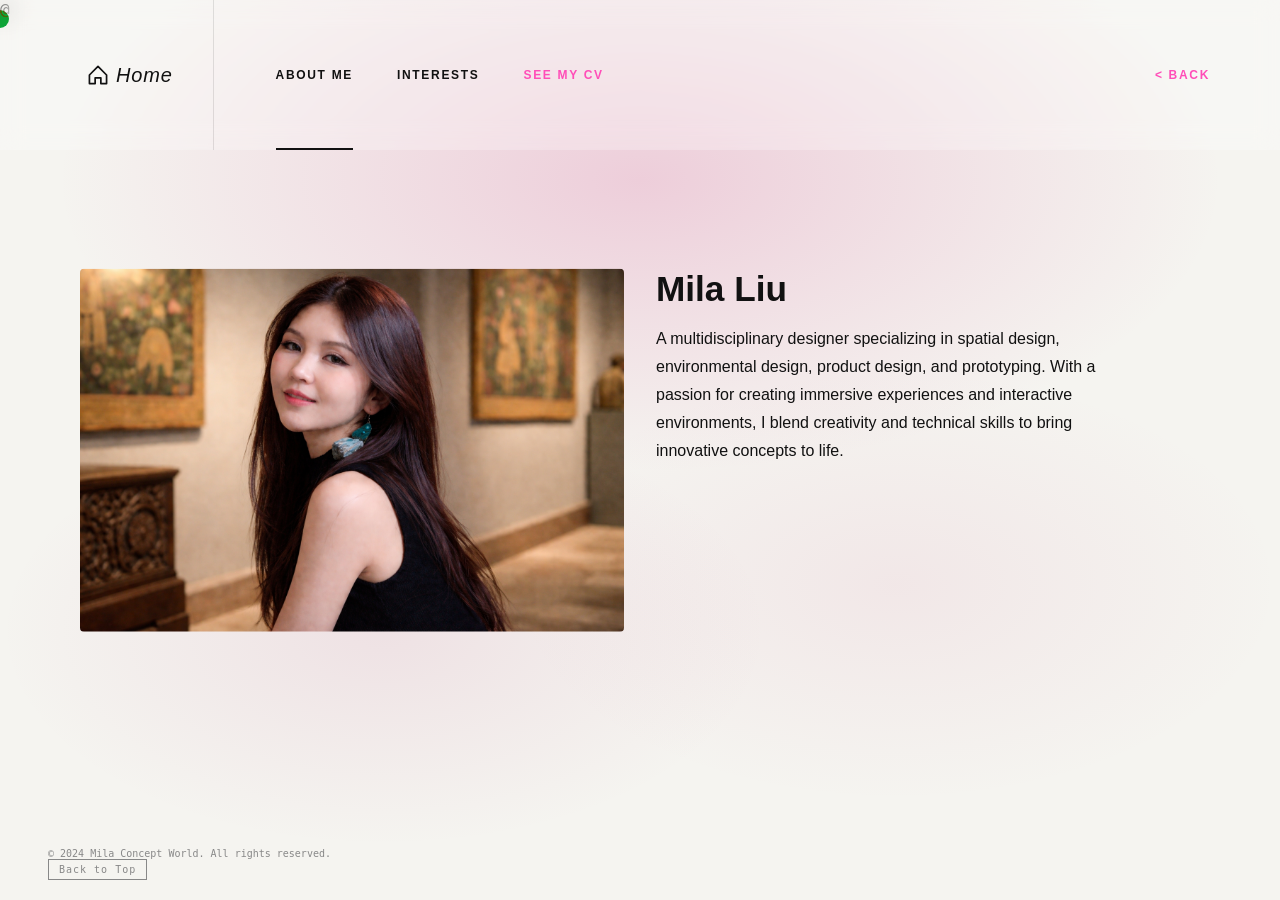
<file: MilaConceptworld/Pages/Aboutme/index.html>
@<!DOCTYPE html>
<html lang="zh">
<head>
<meta charset="UTF-8"/>
<meta name="viewport" content="width=device-width, initial-scale=1.0"/>
<title>ABOUT ME</title>
<link href="https://fonts.googleapis.com/css2?family=Fredoka+One&family=DM+Sans:wght@400;600&display=swap" rel="stylesheet"/>
<link rel="stylesheet" href="style.css"/>
</head>
<body>
    <!-- NAV -->
        <div id="cursor"></div>
        <nav>
            <a class="nav-home" href="../../index.html">
                <svg width="14" height="14" viewBox="0 0 14 14" fill="none">
                <path d="M1 7L7 1L13 7V13H9V9H5V13H1V7Z" stroke="#111" stroke-width="1.2" stroke-linejoin="round"/>
                </svg>
                <span>Home</span>
            </a>

            <div class="nav-tabs">
                <button class="tab-btn" href="./index.html" data-tab="about me">about me</button>
                <button class="tab-btn" href="./interests.html"  data-tab="interests">interests</button>
                <button class="tab-rightbtn" href="../../index.html" data-tab="see my CV">see my CV</button>
                <button class="tab-rightbtn" href="../Portfolio/index.html" data-tab="back"> < back </button>
            </div>
        </nav>
        
        <!-- STAGE -->
        <div class="stage" id="stage">
            <div class="bg-glow"></div>
        </div>

        <div class="personal-info">
            <div class="avatar">
                <img src="./images/mila_avatar.jpg" alt="Avatar">
                
            </div>
            <div class="details">
                <h2 class="name">Mila Liu</h2>
                <p class="description">A multidisciplinary designer specializing in spatial design, environmental design, product design, and prototyping. With a passion for creating immersive experiences and interactive environments, I blend creativity and technical skills to bring innovative concepts to life.</p>
            </div>
            
        </div>

        <div >

        </div>
</body>

<footer class="page-footer">
        <div class="additional-info">
            <div class="copyright">
                    <p>© 2024 Mila Concept World. All rights reserved.</p>
            </div>
            <button class="back-to-top" onclick="scrollToTop()">Back to Top</button>
        </div>
</footer>

<script src="./interaction.js"></script>


</html>
</file>
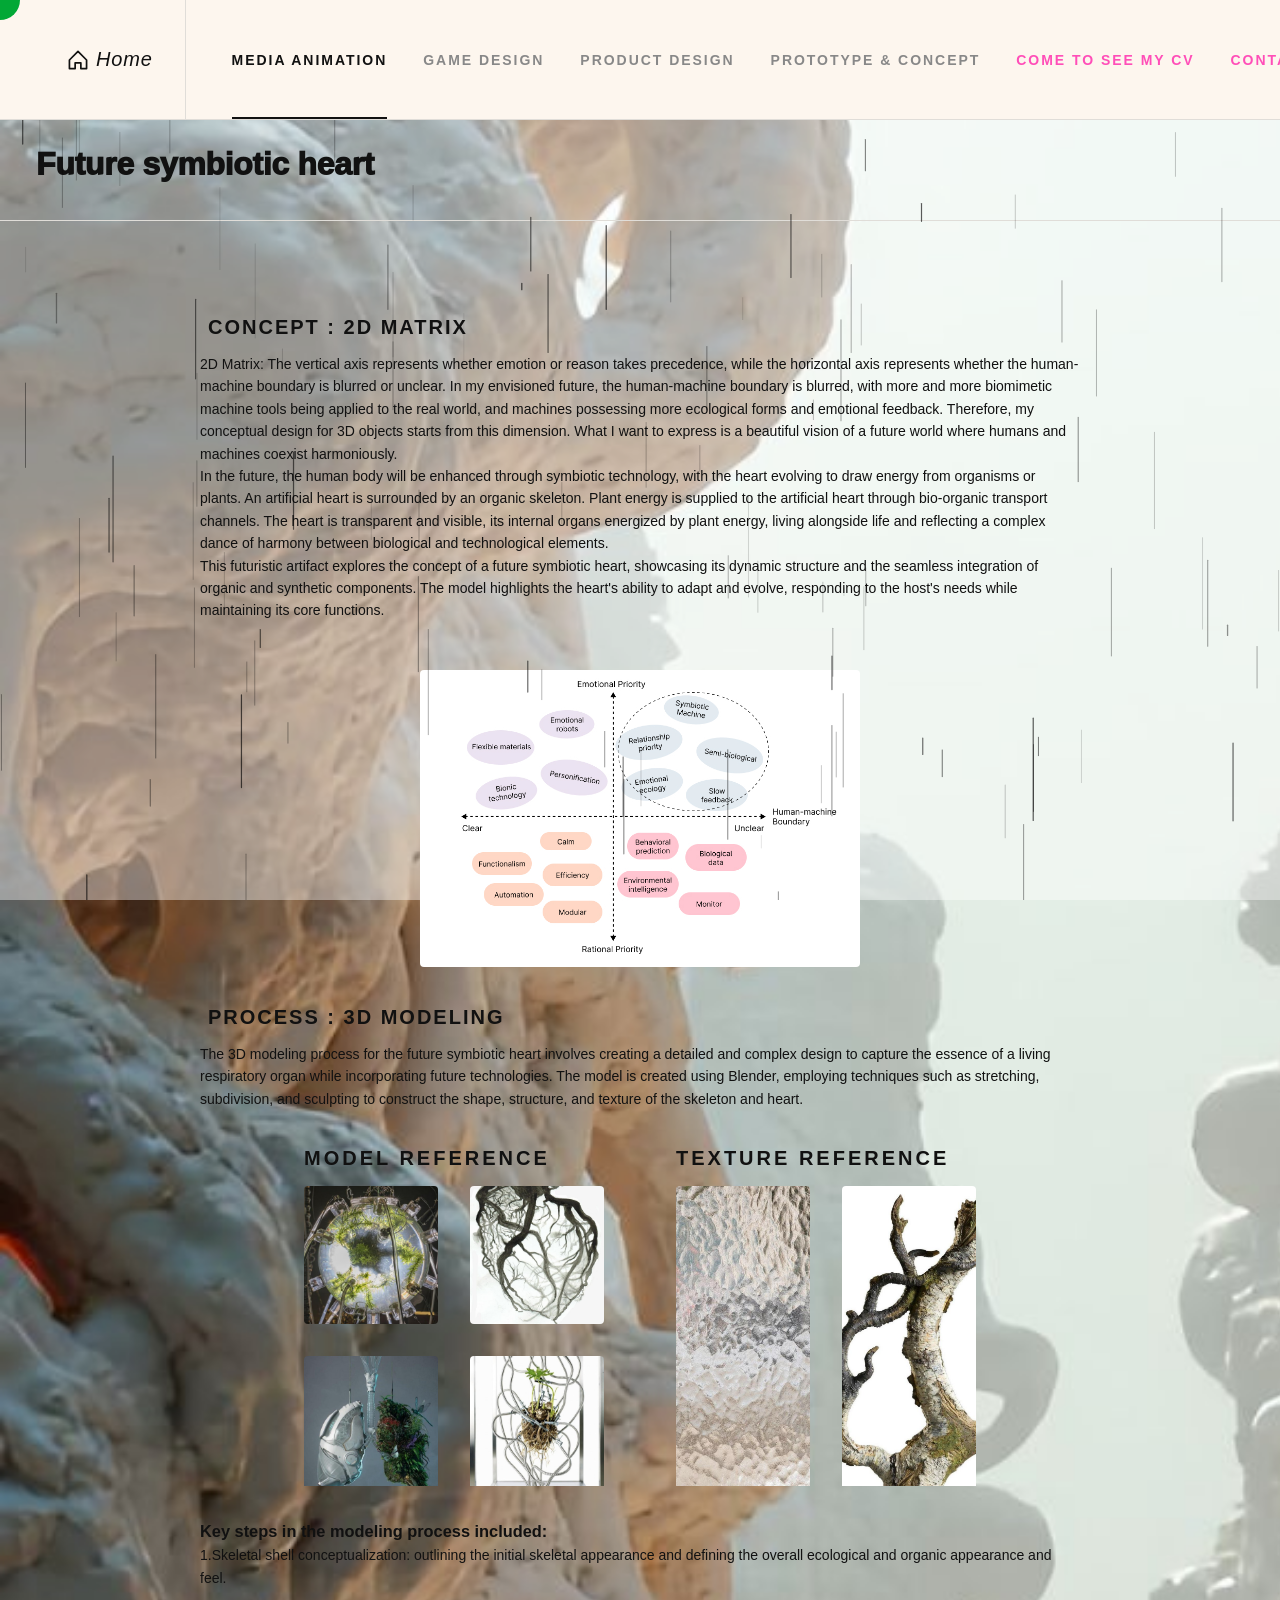
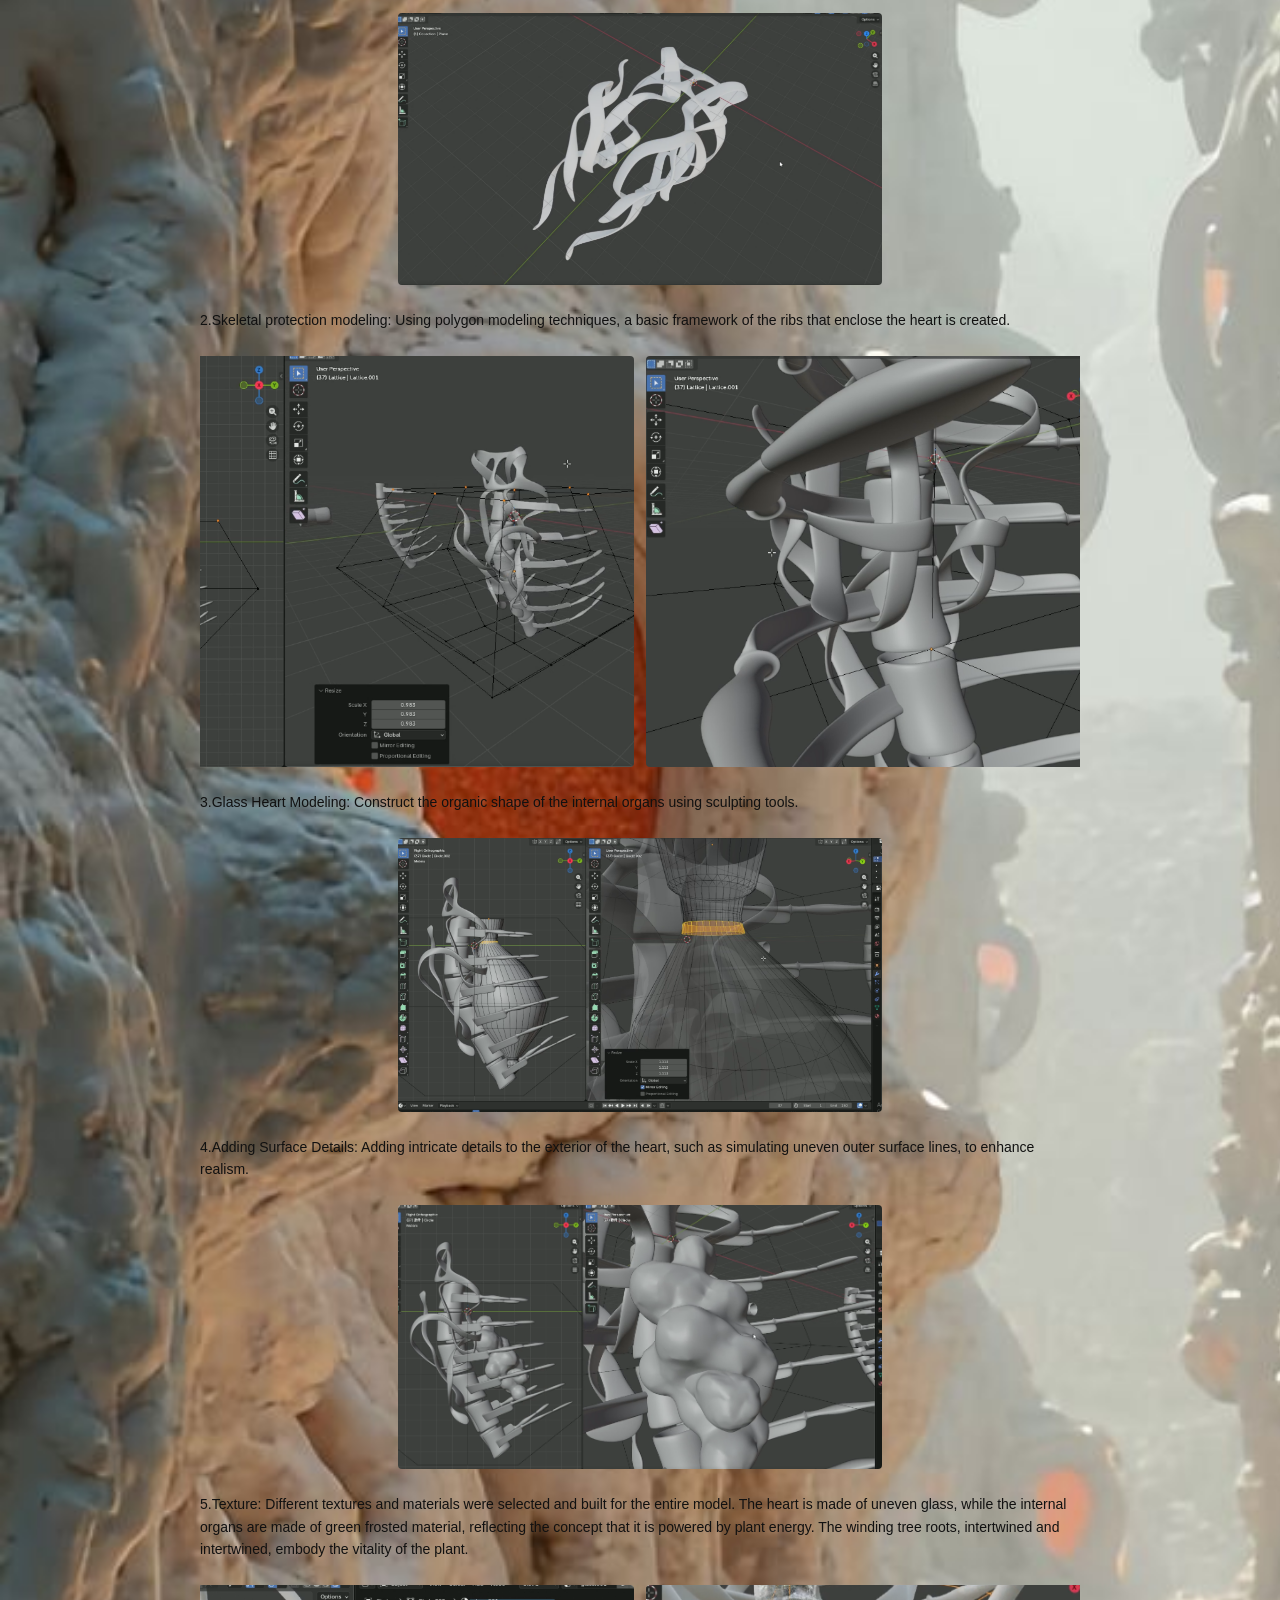
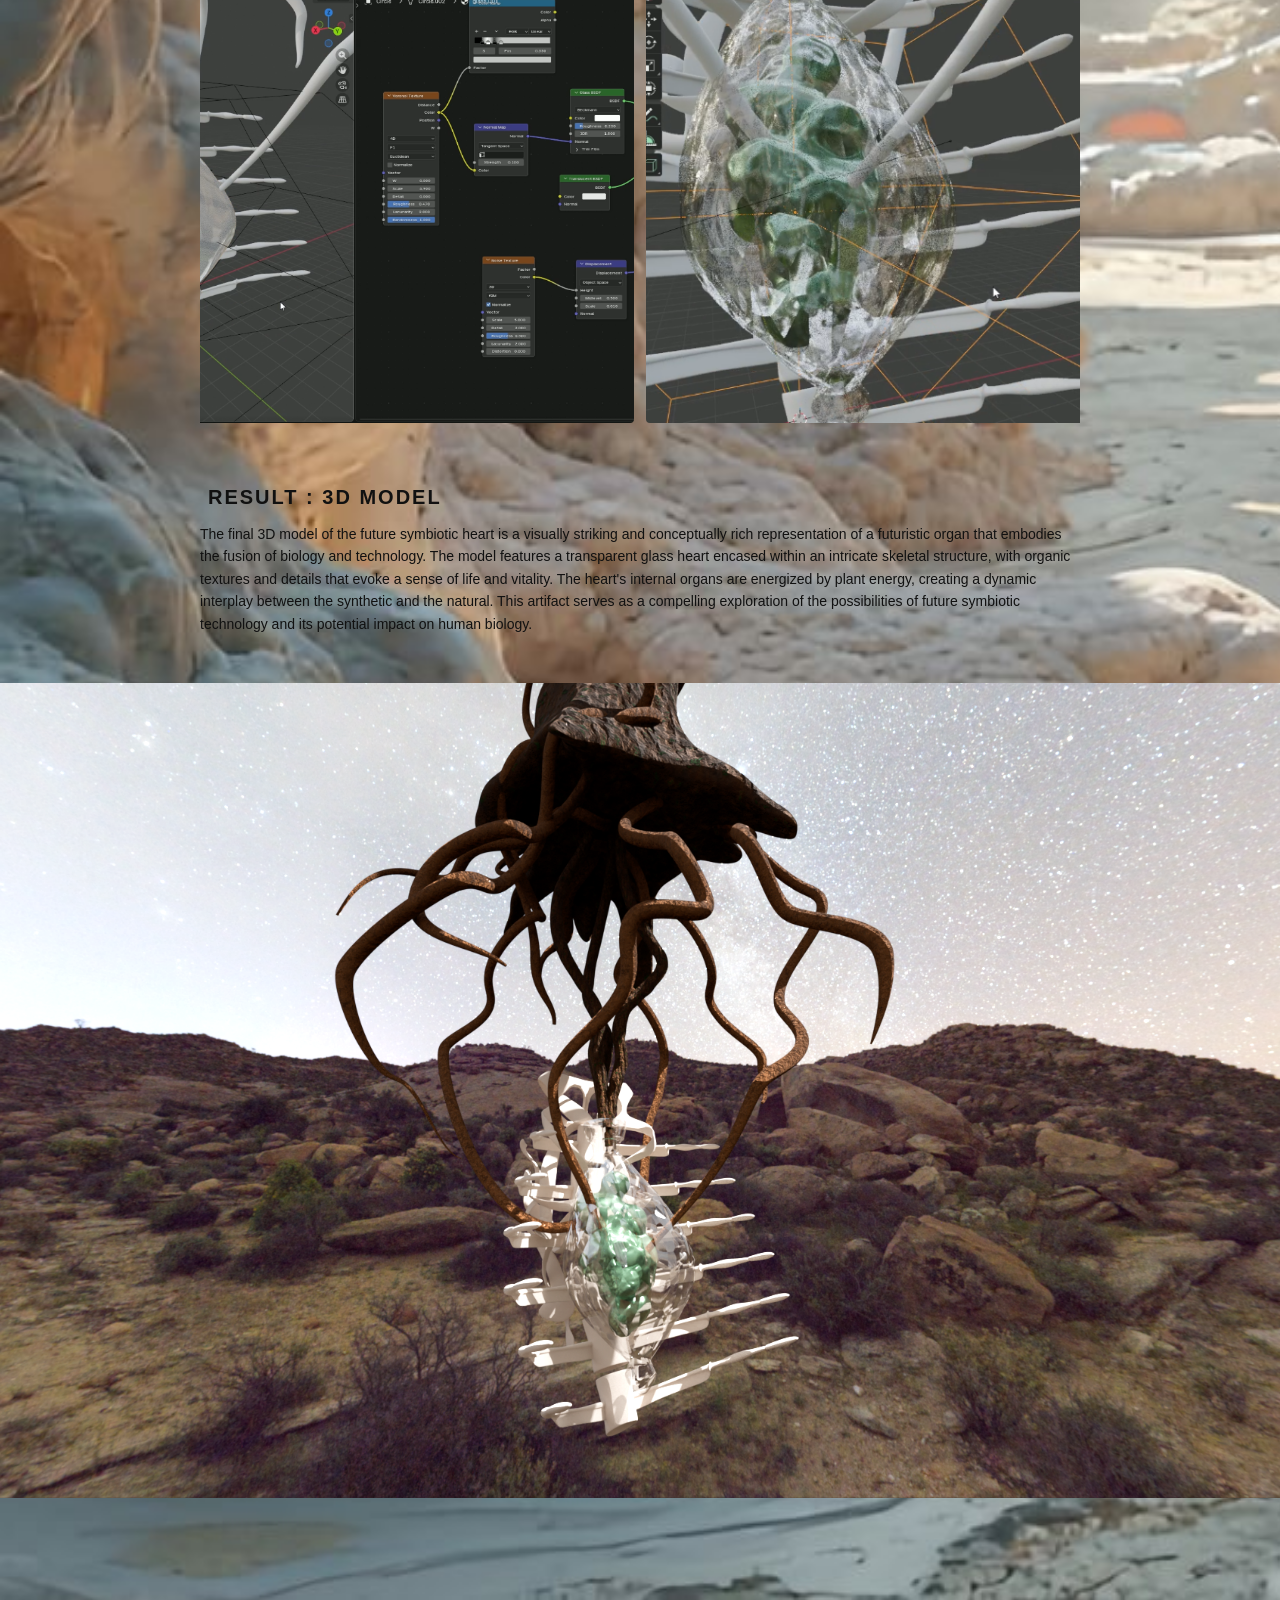
<file: MilaConceptworld/Pages/3Dwork/Mediaanimation/index.html>
<!DOCTYPE html>
<html lang="en">
<head>
    <meta charset="UTF-8">
    <meta name="viewport" content="width=device-width, initial-scale=1.0">
    <title>Future Symbiotic Heart</title>
    <link rel="stylesheet" href="../3dworks_style.css">
</head>
<body>
    <div id="cursor"></div>

    <nav>
        <a class="nav-home" href="../../../index.html">
            <svg width="14" height="14" viewBox="0 0 14 14" fill="none">
            <path d="M1 7L7 1L13 7V13H9V9H5V13H1V7Z" stroke="#111" stroke-width="1.2" stroke-linejoin="round"/>
            </svg>
            <span>Home</span>
        </a>

        <div class="nav-tabs">
            <button class="tab-btn active" data-tab="media">Media Animation</button>
            <button class="tab-btn" data-tab="game">Game Design</button>
            <button class="tab-btn" data-tab="product">Product Design</button>
            <button class="tab-btn" data-tab="prototype">Prototype &amp; Concept</button>
            <button class="tab-rightbtn" data-tab="see my CV">Come to see my CV</button>
            <button class="tab-rightbtn" data-tab="contact">Contact</button>
        </div>
    </nav>

    <div class="page-header">
        <h2 class="page-title">Future <span>symbiotic heart</span></h2>
    </div>

<div class="page-content">
        <h3 class="page-subtitle">concept : 2D Matrix</h3>
        <div class="project-description">
            <p>2D Matrix: The vertical axis represents whether emotion or reason takes precedence, while the horizontal axis represents whether the human-machine boundary is blurred or unclear. In my envisioned future, the human-machine boundary is blurred, with more and more biomimetic machine tools being applied to the real world, and machines possessing more ecological forms and emotional feedback. Therefore, my conceptual design for 3D objects starts from this dimension. What I want to express is a beautiful vision of a future world where humans and machines coexist harmoniously.</p>

            <p>In the future, the human body will be enhanced through symbiotic technology, with the heart evolving to draw energy from organisms or plants. An artificial heart is surrounded by an organic skeleton. Plant energy is supplied to the artificial heart through bio-organic transport channels. The heart is transparent and visible, its internal organs energized by plant energy, living alongside life and reflecting a complex dance of harmony between biological and technological elements.</p>
            
            <p>This futuristic artifact explores the concept of a future symbiotic heart, showcasing its dynamic structure and the seamless integration of organic and synthetic components. The model highlights the heart's ability to adapt and evolve, responding to the host's needs while maintaining its core functions.</p>
        </div>

        <div class="project-2dmatrix-single">
            <img src="images/2Dmatrix.jpg" alt="Future Symbiotic Heart - 2D Matrix">
        </div>

        <div class="project-process">
            <h3 class="page-subtitle">process : 3D Modeling</h3>
            <div class="project-description">
                <p>The 3D modeling process for the future symbiotic heart involves creating a detailed and complex design to capture the essence of a living respiratory organ while incorporating future technologies. The model is created using Blender, employing techniques such as stretching, subdivision, and sculpting to construct the shape, structure, and texture of the skeleton and heart.</p>

                <div class="project-3dmodeling-reference">
                    <div class="reference-col">
                        <h4 class="explanation">Model Reference</h4>
                        <div class="reference-grid">
                            <img src="images/reference_bio(1).jpg" alt="reference image">
                            <img src="images/reference_heart.jpg" alt="reference image">
                            <img src="images/reference_heart1.jpg" alt="reference image">
                            <img src="images/reference_heart2.jpg" alt="reference image">
                        </div>
                    </div>

                    <div class="reference-col">
                        <h4 class="explanation">Texture Reference</h4>
                        <div class="reference-grid grid-1row2col">
                            <img src="images/reference_texture.jpg" alt="reference image">
                            <img src="images/reference_texturewood.jpg" alt="reference image">
                        </div>
                    </div>
                </div>

                <h3>Key steps in the modeling process included:</h3>

                <ul>
                    <li>1.Skeletal shell conceptualization: outlining the initial skeletal appearance and defining the overall ecological and organic appearance and feel.</li>
                    <div class="project-sketch-single">
                        <img src="images/Alienshell.png" alt="Concept Sketch of Future Symbiotic Heart">
                    </div>

                    <li>2.Skeletal protection modeling: Using polygon modeling techniques, a basic framework of the ribs that enclose the heart is created.</li>
                    <div class="project-sketch">
                        <img src="images/skeletondetails_side.png" alt="Concept Sketch of Future Symbiotic Heart">
                        <img src="images/skeletondetails.png" alt="Concept Sketch of Future Symbiotic Heart">
                    </div>

                    <li>3.Glass Heart Modeling: Construct the organic shape of the internal organs using sculpting tools.</li>
                    <div class="project-sketch-single">
                        <img src="images/heartmodeling.png" alt="Concept Sketch of Future Symbiotic Heart">
                    </div>

                    <li>4.Adding Surface Details: Adding intricate details to the exterior of the heart, such as simulating uneven outer surface lines, to enhance realism.</li>
                    <div class="project-sketch-single">
                        <img src="images/interiororgans.png" alt="Concept Sketch of Future Symbiotic Heart">
                    </div>

                    <li>5.Texture: Different textures and materials were selected and built for the entire model. The heart is made of uneven glass, while the internal organs are made of green frosted material, reflecting the concept that it is powered by plant energy. The winding tree roots, intertwined and intertwined, embody the vitality of the plant.</li>
                    <div class="project-sketch">
                        <img src="images/texture.png" alt="Concept Sketch of Future Symbiotic Heart">
                        <img src="images/texture_final.png" alt="Concept Sketch of Future Symbiotic Heart">
                    </div>
                </ul>
            </div>
        </div>

        <div class="project-result">
            <h3 class="page-subtitle">result : 3D Model</h3>
            <div class="project-description">
                <p>The final 3D model of the future symbiotic heart is a visually striking and conceptually rich representation of a futuristic organ that embodies the fusion of biology and technology. The model features a transparent glass heart encased within an intricate skeletal structure, with organic textures and details that evoke a sense of life and vitality. The heart's internal organs are energized by plant energy, creating a dynamic interplay between the synthetic and the natural. This artifact serves as a compelling exploration of the possibilities of future symbiotic technology and its potential impact on human biology.</p>
            </div>

            <div class="project-3dmodeling-single">
                <img src="images/future-heart.png" alt="Final 3D Model of Future Symbiotic Heart">
            </div>
        </div>

</div>


</body>

<script src="interaction.js"></script>

</html>
</file>
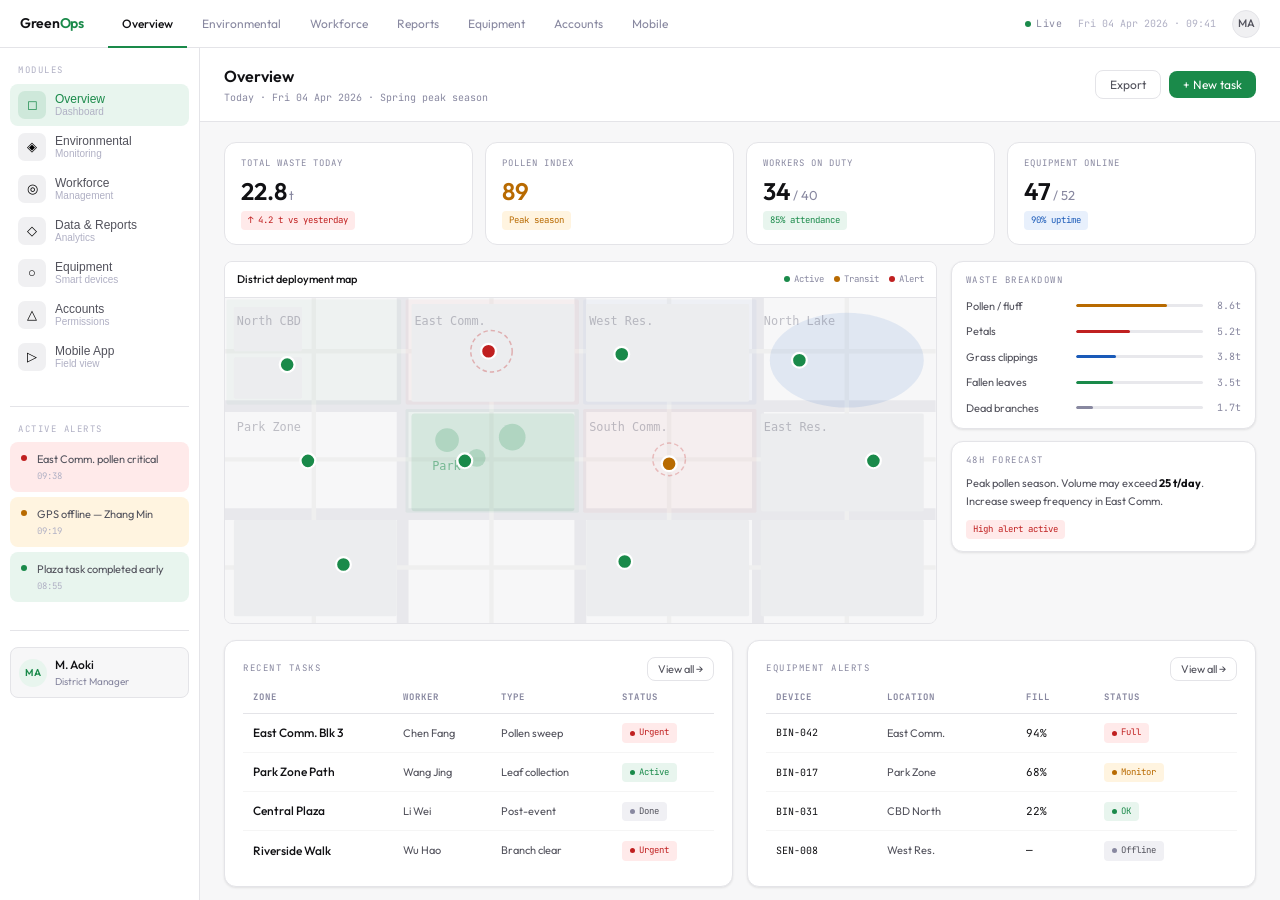
<file: MilaConceptworld/Pages/Portfolio/greenops-platform-light.html>
<!DOCTYPE html>
<html lang="en">
<head>
<meta charset="UTF-8"/>
<meta name="viewport" content="width=device-width, initial-scale=1.0"/>
<title>GreenOps — Urban Organic Waste Platform</title>
<link href="https://fonts.googleapis.com/css2?family=Outfit:wght@300;400;500;600&family=JetBrains+Mono:wght@300;400&display=swap" rel="stylesheet"/>
<style>
:root {
  --white:    #ffffff;
  --bg:       #f7f7f8;
  --bg2:      #f0f0f2;
  --bg3:      #e8e8ec;
  --border:   #e4e4e8;
  --border2:  #d8d8de;
  --ink:      #111114;
  --ink2:     #52525c;
  --ink3:     #8888a0;
  --ink4:     #b0b0c4;
  --green:    #1a8a4a;
  --green-l:  #e8f5ee;
  --amber:    #b86a00;
  --amber-l:  #fff4e0;
  --red:      #c02020;
  --red-l:    #ffeaea;
  --blue:     #1a5ab8;
  --blue-l:   #e8f0fc;
  --gray-l:   #f0f0f4;
  --accent:   #1a8a4a;
  --r:        8px;
  --r-lg:     12px;
  --sans:     'Outfit', system-ui, sans-serif;
  --mono:     'JetBrains Mono', monospace;
  --shadow:   0 1px 3px rgba(0,0,0,0.06), 0 1px 2px rgba(0,0,0,0.04);
}

*, *::before, *::after { box-sizing: border-box; margin: 0; padding: 0; }
body { background: var(--bg); color: var(--ink); font-family: var(--sans); font-size: 14px; line-height: 1.5; height: 100vh; display: flex; flex-direction: column; overflow: hidden; }

/* ── NAV ── */
.topbar {
  height: 48px; flex-shrink: 0;
  background: var(--white);
  border-bottom: 1px solid var(--border);
  display: flex; align-items: center;
  padding: 0 20px; gap: 0;
}
.tb-logo {
  font-family: var(--sans); font-size: 14px; font-weight: 600;
  color: var(--ink); letter-spacing: -0.3px; margin-right: 24px; white-space: nowrap;
}
.tb-logo span { color: var(--accent); }
.tb-nav { display: flex; gap: 1px; flex: 1; }
.tb-btn {
  font-family: var(--sans); font-size: 12px; font-weight: 400;
  color: var(--ink3); padding: 0 14px; height: 48px;
  border: none; background: none; cursor: pointer;
  border-bottom: 2px solid transparent; margin-bottom: -1px;
  transition: color 0.15s, border-color 0.15s; white-space: nowrap;
}
.tb-btn:hover { color: var(--ink2); }
.tb-btn.active { color: var(--ink); border-bottom-color: var(--accent); font-weight: 500; }
.tb-right { margin-left: auto; display: flex; align-items: center; gap: 16px; }
.live-badge {
  display: flex; align-items: center; gap: 5px;
  font-family: var(--mono); font-size: 10px; color: var(--ink3); letter-spacing: 0.5px;
}
.live-dot { width: 6px; height: 6px; border-radius: 50%; background: var(--green); animation: blink 2s ease-in-out infinite; }
@keyframes blink { 0%,100%{opacity:1} 50%{opacity:0.3} }
.tb-date { font-family: var(--mono); font-size: 10px; color: var(--ink4); }
.tb-avatar {
  width: 28px; height: 28px; border-radius: 50%;
  background: var(--bg2); border: 1px solid var(--border);
  display: flex; align-items: center; justify-content: center;
  font-size: 11px; font-weight: 500; color: var(--ink2); cursor: pointer;
}

/* ── SHELL ── */
.shell { display: flex; flex: 1; overflow: hidden; }

/* ── SIDEBAR ── */
.sidebar {
  width: 200px; flex-shrink: 0;
  background: var(--white); border-right: 1px solid var(--border);
  display: flex; flex-direction: column; overflow-y: auto; padding: 16px 10px;
}
.sb-section { margin-bottom: 20px; }
.sb-label {
  font-family: var(--mono); font-size: 9px; letter-spacing: 1.5px;
  color: var(--ink4); text-transform: uppercase;
  padding: 0 8px; margin-bottom: 6px;
}
.sb-item {
  display: flex; align-items: center; gap: 9px;
  padding: 7px 8px; border-radius: var(--r);
  cursor: pointer; transition: background 0.12s;
  border: none; background: none; width: 100%; text-align: left;
}
.sb-item:hover { background: var(--bg); }
.sb-item.active { background: var(--green-l); }
.sb-item.active .sb-text { color: var(--green); font-weight: 500; }
.sb-item.active .sb-icon { background: rgba(26,138,74,0.12); color: var(--green); }
.sb-icon {
  width: 28px; height: 28px; border-radius: 7px;
  background: var(--bg2); display: flex; align-items: center;
  justify-content: center; font-size: 13px; flex-shrink: 0;
  transition: background 0.12s;
}
.sb-text { font-size: 12px; color: var(--ink2); line-height: 1; }
.sb-sub  { font-size: 10px; color: var(--ink4); margin-top: 1px; }
.sb-divider { height: 1px; background: var(--border); margin: 8px 0 16px; }

.sb-user {
  display: flex; align-items: center; gap: 8px;
  padding: 8px; background: var(--bg); border-radius: var(--r);
  border: 1px solid var(--border);
}
.sb-user-av {
  width: 28px; height: 28px; border-radius: 50%;
  background: var(--green-l); color: var(--green);
  display: flex; align-items: center; justify-content: center;
  font-size: 10px; font-weight: 600; flex-shrink: 0;
}
.sb-user-name { font-size: 12px; font-weight: 500; color: var(--ink); }
.sb-user-role { font-size: 10px; color: var(--ink3); }

/* ── MAIN ── */
.main { flex: 1; display: flex; flex-direction: column; overflow: hidden; }

/* Page head */
.page-head {
  display: flex; align-items: center; justify-content: space-between;
  padding: 16px 24px; background: var(--white);
  border-bottom: 1px solid var(--border); flex-shrink: 0;
}
.ph-title { font-size: 16px; font-weight: 600; color: var(--ink); }
.ph-sub { font-family: var(--mono); font-size: 10px; color: var(--ink3); margin-top: 2px; }
.ph-actions { display: flex; gap: 8px; align-items: center; }

/* Buttons */
.btn {
  font-family: var(--sans); font-size: 12px; font-weight: 400;
  padding: 6px 14px; border-radius: var(--r); cursor: pointer;
  transition: all 0.12s; white-space: nowrap;
}
.btn-ghost { border: 1px solid var(--border); background: none; color: var(--ink2); }
.btn-ghost:hover { background: var(--bg2); border-color: var(--border2); }
.btn-solid { border: none; background: var(--ink); color: #fff; }
.btn-solid:hover { background: #2a2a30; }
.btn-green { border: none; background: var(--green); color: #fff; }
.btn-green:hover { background: #167040; }

/* Page body */
.page-body { flex: 1; overflow-y: auto; padding: 20px 24px; }
.page-section { display: none; }
.page-section.active { display: block; animation: fadein 0.18s ease; }
@keyframes fadein { from{opacity:0;transform:translateY(3px)} to{opacity:1;transform:translateY(0)} }

/* ── CARDS ── */
.card {
  background: var(--white); border: 1px solid var(--border);
  border-radius: var(--r-lg); padding: 16px 18px; box-shadow: var(--shadow);
}
.card-sm { padding: 12px 14px; }

/* Metric cards */
.metrics { display: grid; grid-template-columns: repeat(4,1fr); gap: 12px; margin-bottom: 16px; }
.metric { background: var(--white); border: 1px solid var(--border); border-radius: var(--r-lg); padding: 14px 16px; }
.m-label { font-family: var(--mono); font-size: 9px; letter-spacing: 1px; color: var(--ink3); text-transform: uppercase; margin-bottom: 8px; }
.m-val { font-size: 24px; font-weight: 600; color: var(--ink); line-height: 1; }
.m-unit { font-size: 13px; font-weight: 400; color: var(--ink3); margin-left: 2px; }
.m-tag { display: inline-flex; align-items: center; gap: 3px; font-family: var(--mono); font-size: 9px; padding: 3px 7px; border-radius: 4px; margin-top: 8px; }

/* Grids */
.g2  { display: grid; grid-template-columns: 1fr 1fr; gap: 14px; }
.g3  { display: grid; grid-template-columns: 1fr 1fr 1fr; gap: 10px; }
.g4  { display: grid; grid-template-columns: repeat(4,1fr); gap: 10px; }
.g73 { display: grid; grid-template-columns: 7fr 3fr; gap: 14px; }
.mb12 { margin-bottom: 12px; }
.mb16 { margin-bottom: 16px; }

/* Section label */
.sec-head { display: flex; align-items: center; justify-content: space-between; margin-bottom: 10px; }
.sec-label { font-family: var(--mono); font-size: 9px; letter-spacing: 1.5px; text-transform: uppercase; color: var(--ink3); }

/* Table */
.tbl { width: 100%; border-collapse: collapse; font-size: 12px; }
.tbl th { font-family: var(--mono); font-size: 9px; letter-spacing: 1px; color: var(--ink3); text-transform: uppercase; padding: 0 10px 8px; text-align: left; border-bottom: 1px solid var(--border); }
.tbl td { padding: 9px 10px; border-bottom: 1px solid rgba(0,0,0,0.04); vertical-align: middle; color: var(--ink); }
.tbl tr:last-child td { border-bottom: none; }
.tbl tbody tr:hover td { background: var(--bg); }

/* Badges */
.badge { display: inline-flex; align-items: center; gap: 4px; font-family: var(--mono); font-size: 9px; font-weight: 400; padding: 3px 8px; border-radius: 4px; white-space: nowrap; }
.badge::before { content:''; width:5px; height:5px; border-radius:50%; flex-shrink:0; }
.b-green  { background: var(--green-l); color: var(--green); }
.b-green::before  { background: var(--green); }
.b-amber  { background: var(--amber-l); color: var(--amber); }
.b-amber::before  { background: var(--amber); }
.b-red    { background: var(--red-l); color: var(--red); }
.b-red::before    { background: var(--red); }
.b-blue   { background: var(--blue-l); color: var(--blue); }
.b-blue::before   { background: var(--blue); }
.b-gray   { background: var(--gray-l); color: var(--ink2); }
.b-gray::before   { background: var(--ink3); }

/* Progress */
.prog { display: flex; align-items: center; gap: 10px; margin-bottom: 9px; }
.prog:last-child { margin-bottom: 0; }
.prog-lbl { font-size: 11px; color: var(--ink2); width: 100px; flex-shrink: 0; }
.prog-track { flex: 1; height: 3px; background: var(--bg3); border-radius: 2px; overflow: hidden; }
.prog-fill { height: 100%; border-radius: 2px; }
.prog-num { font-family: var(--mono); font-size: 10px; color: var(--ink3); width: 28px; text-align: right; }

/* Alert item */
.al { display: flex; gap: 10px; padding: 9px 11px; border-radius: var(--r); margin-bottom: 5px; cursor: pointer; }
.al:last-child { margin-bottom: 0; }
.al-dot { width: 6px; height: 6px; border-radius: 50%; flex-shrink: 0; margin-top: 4px; }
.al-body { font-size: 11px; color: var(--ink2); line-height: 1.5; }
.al-time { font-family: var(--mono); font-size: 9px; color: var(--ink4); margin-top: 2px; }

/* Task card */
.task {
  background: var(--white); border: 1px solid var(--border); border-radius: var(--r);
  padding: 11px 12px; cursor: pointer; transition: border-color 0.12s, box-shadow 0.12s;
}
.task:hover { border-color: var(--border2); box-shadow: var(--shadow); }
.task.urgent  { border-left: 2px solid var(--red); }
.task.ongoing { border-left: 2px solid var(--green); }
.task.done    { border-left: 2px solid var(--border2); opacity: 0.65; }
.t-zone { font-size: 11px; font-weight: 500; color: var(--ink); margin-bottom: 3px; }
.t-desc { font-size: 10px; color: var(--ink3); line-height: 1.5; }
.t-foot { display: flex; align-items: center; justify-content: space-between; margin-top: 8px; }
.t-who  { font-family: var(--mono); font-size: 9px; color: var(--ink3); }

/* Equip card */
.eq { background: var(--white); border: 1px solid var(--border); border-radius: var(--r); padding: 13px; }
.eq-lbl { font-family: var(--mono); font-size: 11px; font-weight: 400; color: var(--ink); }
.eq-loc { font-size: 10px; color: var(--ink3); margin-top: 2px; }
.eq-bar { height: 3px; background: var(--bg3); border-radius: 2px; overflow: hidden; margin: 10px 0 4px; }
.eq-fill { height: 100%; border-radius: 2px; }
.eq-meta { display: flex; justify-content: space-between; align-items: center; }
.eq-pct { font-family: var(--mono); font-size: 10px; color: var(--ink2); }

/* Bar chart */
.bar-chart { display: flex; align-items: flex-end; gap: 6px; }
.bc-item { flex: 1; display: flex; flex-direction: column; align-items: center; gap: 4px; }
.bc-bar { width: 100%; border-radius: 3px 3px 0 0; min-height: 4px; }
.bc-lbl { font-family: var(--mono); font-size: 8px; color: var(--ink3); }

/* Map svg */
.map-frame { border-radius: var(--r); overflow: hidden; border: 1px solid var(--border); }
.map-bar { display: flex; align-items: center; justify-content: space-between; padding: 9px 12px; background: var(--white); border-bottom: 1px solid var(--border); }
.map-title { font-size: 11px; font-weight: 500; color: var(--ink); }
.map-leg { display: flex; gap: 10px; }
.ml { display: flex; align-items: center; gap: 4px; font-family: var(--mono); font-size: 9px; color: var(--ink3); }
.ml-dot { width: 6px; height: 6px; border-radius: 50%; }

/* Scrollbar */
::-webkit-scrollbar { width: 4px; }
::-webkit-scrollbar-thumb { background: var(--bg3); border-radius: 2px; }
</style>
</head>
<body>

<!-- TOP BAR -->
<header class="topbar">
  <div class="tb-logo">Green<span>Ops</span></div>
  <nav class="tb-nav">
    <button class="tb-btn active" onclick="go('overview')">Overview</button>
    <button class="tb-btn" onclick="go('env')">Environmental</button>
    <button class="tb-btn" onclick="go('workforce')">Workforce</button>
    <button class="tb-btn" onclick="go('data')">Reports</button>
    <button class="tb-btn" onclick="go('equipment')">Equipment</button>
    <button class="tb-btn" onclick="go('accounts')">Accounts</button>
    <button class="tb-btn" onclick="go('mobile')">Mobile</button>
  </nav>
  <div class="tb-right">
    <div class="live-badge"><div class="live-dot"></div>Live</div>
    <div class="tb-date">Fri 04 Apr 2026 · 09:41</div>
    <div class="tb-avatar">MA</div>
  </div>
</header>

<div class="shell">
<!-- SIDEBAR -->
<aside class="sidebar">
  <div class="sb-section">
    <div class="sb-label">Modules</div>
    <button class="sb-item active" onclick="go('overview')" id="sb-overview">
      <div class="sb-icon">◻</div>
      <div><div class="sb-text">Overview</div><div class="sb-sub">Dashboard</div></div>
    </button>
    <button class="sb-item" onclick="go('env')" id="sb-env">
      <div class="sb-icon">◈</div>
      <div><div class="sb-text">Environmental</div><div class="sb-sub">Monitoring</div></div>
    </button>
    <button class="sb-item" onclick="go('workforce')" id="sb-workforce">
      <div class="sb-icon">◎</div>
      <div><div class="sb-text">Workforce</div><div class="sb-sub">Management</div></div>
    </button>
    <button class="sb-item" onclick="go('data')" id="sb-data">
      <div class="sb-icon">◇</div>
      <div><div class="sb-text">Data & Reports</div><div class="sb-sub">Analytics</div></div>
    </button>
    <button class="sb-item" onclick="go('equipment')" id="sb-equipment">
      <div class="sb-icon">○</div>
      <div><div class="sb-text">Equipment</div><div class="sb-sub">Smart devices</div></div>
    </button>
    <button class="sb-item" onclick="go('accounts')" id="sb-accounts">
      <div class="sb-icon">△</div>
      <div><div class="sb-text">Accounts</div><div class="sb-sub">Permissions</div></div>
    </button>
    <button class="sb-item" onclick="go('mobile')" id="sb-mobile">
      <div class="sb-icon">▷</div>
      <div><div class="sb-text">Mobile App</div><div class="sb-sub">Field view</div></div>
    </button>
  </div>

  <div class="sb-divider"></div>

  <div class="sb-section">
    <div class="sb-label">Active alerts</div>
    <div class="al" style="background:var(--red-l);">
      <div class="al-dot" style="background:var(--red);"></div>
      <div><div class="al-body">East Comm. pollen critical</div><div class="al-time">09:38</div></div>
    </div>
    <div class="al" style="background:var(--amber-l);">
      <div class="al-dot" style="background:var(--amber);"></div>
      <div><div class="al-body">GPS offline — Zhang Min</div><div class="al-time">09:19</div></div>
    </div>
    <div class="al" style="background:var(--green-l);">
      <div class="al-dot" style="background:var(--green);"></div>
      <div><div class="al-body">Plaza task completed early</div><div class="al-time">08:55</div></div>
    </div>
  </div>

  <div class="sb-divider"></div>

  <div class="sb-user">
    <div class="sb-user-av">MA</div>
    <div>
      <div class="sb-user-name">M. Aoki</div>
      <div class="sb-user-role">District Manager</div>
    </div>
  </div>
</aside>

<!-- MAIN CONTENT -->
<main class="main">

<!-- ══════════════════════════ OVERVIEW ══════════════════════════ -->
<div class="page-section active" id="page-overview">
  <div class="page-head">
    <div>
      <div class="ph-title">Overview</div>
      <div class="ph-sub">Today · Fri 04 Apr 2026 · Spring peak season</div>
    </div>
    <div class="ph-actions">
      <button class="btn btn-ghost">Export</button>
      <button class="btn btn-green">+ New task</button>
    </div>
  </div>
  <div class="page-body">

    <div class="metrics mb16">
      <div class="metric">
        <div class="m-label">Total waste today</div>
        <div class="m-val">22.8<span class="m-unit">t</span></div>
        <div class="m-tag" style="background:var(--red-l);color:var(--red);">↑ 4.2 t vs yesterday</div>
      </div>
      <div class="metric">
        <div class="m-label">Pollen index</div>
        <div class="m-val" style="color:var(--amber);">89</div>
        <div class="m-tag" style="background:var(--amber-l);color:var(--amber);">Peak season</div>
      </div>
      <div class="metric">
        <div class="m-label">Workers on duty</div>
        <div class="m-val">34<span class="m-unit">/ 40</span></div>
        <div class="m-tag" style="background:var(--green-l);color:var(--green);">85% attendance</div>
      </div>
      <div class="metric">
        <div class="m-label">Equipment online</div>
        <div class="m-val">47<span class="m-unit">/ 52</span></div>
        <div class="m-tag" style="background:var(--blue-l);color:var(--blue);">90% uptime</div>
      </div>
    </div>

    <div class="g73 mb16">
      <!-- Map -->
      <div class="map-frame">
        <div class="map-bar">
          <div class="map-title">District deployment map</div>
          <div class="map-leg">
            <div class="ml"><div class="ml-dot" style="background:var(--green);"></div>Active</div>
            <div class="ml"><div class="ml-dot" style="background:var(--amber);"></div>Transit</div>
            <div class="ml"><div class="ml-dot" style="background:var(--red);"></div>Alert</div>
          </div>
        </div>
        <svg viewBox="0 0 480 220" width="100%" style="display:block;background:#f7f7f8;">
          <!-- grid -->
          <line x1="0" y1="73" x2="480" y2="73" stroke="#e8e8ec" stroke-width="8"/>
          <line x1="0" y1="146" x2="480" y2="146" stroke="#e8e8ec" stroke-width="8"/>
          <line x1="120" y1="0" x2="120" y2="220" stroke="#e8e8ec" stroke-width="8"/>
          <line x1="240" y1="0" x2="240" y2="220" stroke="#e8e8ec" stroke-width="8"/>
          <line x1="360" y1="0" x2="360" y2="220" stroke="#e8e8ec" stroke-width="8"/>
          <line x1="60"  y1="0" x2="60"  y2="220" stroke="#efefef" stroke-width="3"/>
          <line x1="180" y1="0" x2="180" y2="220" stroke="#efefef" stroke-width="3"/>
          <line x1="300" y1="0" x2="300" y2="220" stroke="#efefef" stroke-width="3"/>
          <line x1="420" y1="0" x2="420" y2="220" stroke="#efefef" stroke-width="3"/>
          <line x1="0" y1="36"  x2="480" y2="36"  stroke="#efefef" stroke-width="3"/>
          <line x1="0" y1="109" x2="480" y2="109" stroke="#efefef" stroke-width="3"/>
          <line x1="0" y1="182" x2="480" y2="182" stroke="#efefef" stroke-width="3"/>
          <!-- zones -->
          <rect x="1"   y="1"   width="118" height="71" fill="rgba(26,138,74,0.04)" rx="1"/>
          <rect x="122" y="1"   width="117" height="71" fill="rgba(192,32,32,0.04)" rx="1"/>
          <rect x="242" y="1"   width="117" height="71" fill="rgba(26,90,184,0.04)" rx="1"/>
          <rect x="122" y="75"  width="117" height="70" fill="rgba(26,138,74,0.05)" rx="1"/>
          <rect x="242" y="75"  width="117" height="70" fill="rgba(192,32,32,0.04)" rx="1"/>
          <!-- park -->
          <rect x="126" y="78" width="110" height="66" fill="rgba(26,138,74,0.1)" rx="2"/>
          <circle cx="150" cy="96" r="8" fill="rgba(26,138,74,0.2)"/>
          <circle cx="170" cy="108" r="6" fill="rgba(26,138,74,0.2)"/>
          <circle cx="194" cy="94" r="9" fill="rgba(26,138,74,0.2)"/>
          <!-- lake -->
          <ellipse cx="420" cy="42" rx="52" ry="32" fill="rgba(26,90,184,0.1)"/>
          <!-- buildings -->
          <rect x="6"  y="6"  width="46" height="30" fill="#ecedef" rx="1"/>
          <rect x="6"  y="40" width="46" height="28" fill="#ecedef" rx="1"/>
          <rect x="126" y="4" width="110" height="66" fill="#ecedef" rx="1"/>
          <rect x="244" y="4" width="110" height="66" fill="#ecedef" rx="1"/>
          <rect x="362" y="78" width="110" height="66" fill="#ecedef" rx="1"/>
          <rect x="6"  y="150" width="110" height="65" fill="#ecedef" rx="1"/>
          <rect x="244" y="150" width="110" height="65" fill="#ecedef" rx="1"/>
          <rect x="362" y="150" width="110" height="65" fill="#ecedef" rx="1"/>
          <!-- labels -->
          <text x="8"   y="18" fill="rgba(80,80,100,0.35)" font-size="8" font-family="monospace">North CBD</text>
          <text x="128" y="18" fill="rgba(80,80,100,0.35)" font-size="8" font-family="monospace">East Comm.</text>
          <text x="246" y="18" fill="rgba(80,80,100,0.35)" font-size="8" font-family="monospace">West Res.</text>
          <text x="364" y="18" fill="rgba(80,80,100,0.35)" font-size="8" font-family="monospace">North Lake</text>
          <text x="8"   y="90" fill="rgba(80,80,100,0.35)" font-size="8" font-family="monospace">Park Zone</text>
          <text x="140" y="116" fill="rgba(26,138,74,0.5)" font-size="8" font-family="monospace">Park</text>
          <text x="246" y="90" fill="rgba(80,80,100,0.35)" font-size="8" font-family="monospace">South Comm.</text>
          <text x="364" y="90" fill="rgba(80,80,100,0.35)" font-size="8" font-family="monospace">East Res.</text>
          <!-- alert rings -->
          <circle cx="180" cy="36" r="14" fill="none" stroke="rgba(192,32,32,0.3)" stroke-width="1" stroke-dasharray="3 2"/>
          <circle cx="300" cy="109" r="11" fill="none" stroke="rgba(192,32,32,0.25)" stroke-width="1" stroke-dasharray="3 2"/>
          <!-- workers -->
          <circle cx="42"  cy="45" r="5" fill="#1a8a4a" stroke="white" stroke-width="1.5"/>
          <circle cx="178" cy="36" r="5" fill="#c02020" stroke="white" stroke-width="1.5"/>
          <circle cx="56"  cy="110" r="5" fill="#1a8a4a" stroke="white" stroke-width="1.5"/>
          <circle cx="162" cy="110" r="5" fill="#1a8a4a" stroke="white" stroke-width="1.5"/>
          <circle cx="268" cy="38"  r="5" fill="#1a8a4a" stroke="white" stroke-width="1.5"/>
          <circle cx="300" cy="112" r="5" fill="#b86a00" stroke="white" stroke-width="1.5"/>
          <circle cx="388" cy="42"  r="5" fill="#1a8a4a" stroke="white" stroke-width="1.5"/>
          <circle cx="80"  cy="180" r="5" fill="#1a8a4a" stroke="white" stroke-width="1.5"/>
          <circle cx="270" cy="178" r="5" fill="#1a8a4a" stroke="white" stroke-width="1.5"/>
          <circle cx="438" cy="110" r="5" fill="#1a8a4a" stroke="white" stroke-width="1.5"/>
        </svg>
      </div>
      <!-- Right -->
      <div style="display:flex;flex-direction:column;gap:12px;">
        <div class="card card-sm">
          <div class="sec-label" style="margin-bottom:10px;">Waste breakdown</div>
          <div class="prog"><div class="prog-lbl">Pollen / fluff</div><div class="prog-track"><div class="prog-fill" style="width:72%;background:var(--amber);"></div></div><div class="prog-num">8.6t</div></div>
          <div class="prog"><div class="prog-lbl">Petals</div><div class="prog-track"><div class="prog-fill" style="width:43%;background:var(--red);"></div></div><div class="prog-num">5.2t</div></div>
          <div class="prog"><div class="prog-lbl">Grass clippings</div><div class="prog-track"><div class="prog-fill" style="width:32%;background:var(--blue);"></div></div><div class="prog-num">3.8t</div></div>
          <div class="prog"><div class="prog-lbl">Fallen leaves</div><div class="prog-track"><div class="prog-fill" style="width:29%;background:var(--green);"></div></div><div class="prog-num">3.5t</div></div>
          <div class="prog"><div class="prog-lbl">Dead branches</div><div class="prog-track"><div class="prog-fill" style="width:14%;background:var(--ink3);"></div></div><div class="prog-num">1.7t</div></div>
        </div>
        <div class="card card-sm">
          <div class="sec-label" style="margin-bottom:6px;">48h forecast</div>
          <div style="font-size:11px;color:var(--ink2);line-height:1.65;">Peak pollen season. Volume may exceed <strong style="color:var(--ink);">25 t/day</strong>. Increase sweep frequency in East Comm.</div>
          <div class="m-tag" style="background:var(--red-l);color:var(--red);margin-top:10px;">High alert active</div>
        </div>
      </div>
    </div>

    <div class="g2">
      <div class="card">
        <div class="sec-head"><div class="sec-label">Recent tasks</div><button class="btn btn-ghost" onclick="go('workforce')" style="font-size:11px;padding:4px 10px;">View all →</button></div>
        <table class="tbl">
          <thead><tr><th>Zone</th><th>Worker</th><th>Type</th><th>Status</th></tr></thead>
          <tbody>
            <tr><td style="font-weight:500;font-size:12px;">East Comm. Blk 3</td><td style="font-size:11px;color:var(--ink2);">Chen Fang</td><td style="font-size:11px;color:var(--ink2);">Pollen sweep</td><td><span class="badge b-red">Urgent</span></td></tr>
            <tr><td style="font-weight:500;font-size:12px;">Park Zone Path</td><td style="font-size:11px;color:var(--ink2);">Wang Jing</td><td style="font-size:11px;color:var(--ink2);">Leaf collection</td><td><span class="badge b-green">Active</span></td></tr>
            <tr><td style="font-weight:500;font-size:12px;">Central Plaza</td><td style="font-size:11px;color:var(--ink2);">Li Wei</td><td style="font-size:11px;color:var(--ink2);">Post-event</td><td><span class="badge b-gray">Done</span></td></tr>
            <tr><td style="font-weight:500;font-size:12px;">Riverside Walk</td><td style="font-size:11px;color:var(--ink2);">Wu Hao</td><td style="font-size:11px;color:var(--ink2);">Branch clear</td><td><span class="badge b-red">Urgent</span></td></tr>
          </tbody>
        </table>
      </div>
      <div class="card">
        <div class="sec-head"><div class="sec-label">Equipment alerts</div><button class="btn btn-ghost" onclick="go('equipment')" style="font-size:11px;padding:4px 10px;">View all →</button></div>
        <table class="tbl">
          <thead><tr><th>Device</th><th>Location</th><th>Fill</th><th>Status</th></tr></thead>
          <tbody>
            <tr><td style="font-family:var(--mono);font-size:10px;">BIN-042</td><td style="font-size:11px;color:var(--ink2);">East Comm.</td><td style="font-family:var(--mono);font-size:11px;">94%</td><td><span class="badge b-red">Full</span></td></tr>
            <tr><td style="font-family:var(--mono);font-size:10px;">BIN-017</td><td style="font-size:11px;color:var(--ink2);">Park Zone</td><td style="font-family:var(--mono);font-size:11px;">68%</td><td><span class="badge b-amber">Monitor</span></td></tr>
            <tr><td style="font-family:var(--mono);font-size:10px;">BIN-031</td><td style="font-size:11px;color:var(--ink2);">CBD North</td><td style="font-family:var(--mono);font-size:11px;">22%</td><td><span class="badge b-green">OK</span></td></tr>
            <tr><td style="font-family:var(--mono);font-size:10px;">SEN-008</td><td style="font-size:11px;color:var(--ink2);">West Res.</td><td style="font-family:var(--mono);font-size:11px;">—</td><td><span class="badge b-gray">Offline</span></td></tr>
          </tbody>
        </table>
      </div>
    </div>
  </div>
</div>

<!-- ══════════════════════════ ENVIRONMENTAL ══════════════════════════ -->
<div class="page-section" id="page-env">
  <div class="page-head">
    <div><div class="ph-title">Environmental Monitoring</div><div class="ph-sub">Live sensor data · Spring peak season</div></div>
    <div class="ph-actions"><button class="btn btn-ghost">History</button><button class="btn btn-solid">Set alert threshold</button></div>
  </div>
  <div class="page-body">
    <div class="metrics mb16">
      <div class="metric"><div class="m-label">Temperature</div><div class="m-val" style="color:var(--red);">21<span class="m-unit">°C</span></div></div>
      <div class="metric"><div class="m-label">Humidity</div><div class="m-val">78<span class="m-unit">%</span></div></div>
      <div class="metric"><div class="m-label">Wind speed</div><div class="m-val">7.2<span class="m-unit">m/s</span></div></div>
      <div class="metric"><div class="m-label">Pollen index</div><div class="m-val" style="color:var(--amber);">89</div><div class="m-tag" style="background:var(--red-l);color:var(--red);">Critical</div></div>
    </div>
    <div class="g73 mb16">
      <div class="card">
        <div class="sec-head mb12"><div class="sec-label">Monthly waste volume — 2026</div></div>
        <div class="bar-chart" style="height:110px;align-items:flex-end;gap:6px;">
          <div class="bc-item"><div class="bc-bar" style="height:36%;background:var(--bg3);"></div><div class="bc-lbl">Jan</div></div>
          <div class="bc-item"><div class="bc-bar" style="height:31%;background:var(--bg3);"></div><div class="bc-lbl">Feb</div></div>
          <div class="bc-item"><div class="bc-bar" style="height:61%;background:#d4e8f0;"></div><div class="bc-lbl">Mar</div></div>
          <div class="bc-item"><div class="bc-bar" style="height:95%;background:var(--amber);"></div><div class="bc-lbl" style="color:var(--amber);">Apr●</div></div>
          <div class="bc-item"><div class="bc-bar" style="height:76%;background:var(--bg3);opacity:0.5;border:1px dashed var(--border2);box-sizing:border-box;"></div><div class="bc-lbl">May</div></div>
          <div class="bc-item"><div class="bc-bar" style="height:48%;background:var(--bg3);opacity:0.4;border:1px dashed var(--border2);box-sizing:border-box;"></div><div class="bc-lbl">Jun</div></div>
        </div>
        <div style="font-family:var(--mono);font-size:9px;color:var(--ink4);text-align:center;margin-top:6px;">tons / day · dashed = forecast</div>
      </div>
      <div style="display:flex;flex-direction:column;gap:12px;">
        <div class="card card-sm">
          <div class="sec-label" style="margin-bottom:6px;">48h forecast</div>
          <div style="font-size:11px;color:var(--ink2);line-height:1.65;margin-top:4px;">Peak pollen season. Poplar &amp; willow fluff burst. Volume may exceed <strong style="color:var(--ink);">25 t/day</strong>.</div>
        </div>
        <div class="card card-sm">
          <div class="sec-label" style="margin-bottom:8px;">Active alerts</div>
          <div class="al" style="background:var(--red-l);">
            <div class="al-dot" style="background:var(--red);"></div>
            <div><div class="al-body">East Comm. — pollen critical, sweep overdue</div><div class="al-time">09:38</div></div>
          </div>
        </div>
      </div>
    </div>
    <div class="card">
      <div class="sec-head mb12"><div class="sec-label">Sensor readings by district</div></div>
      <table class="tbl">
        <thead><tr><th>District</th><th>Pollen</th><th>Temp</th><th>Humidity</th><th>Wind</th><th>Waste est.</th><th>Status</th></tr></thead>
        <tbody>
          <tr><td style="font-weight:500;">East Comm.</td><td style="color:var(--red);font-family:var(--mono);">97</td><td style="font-family:var(--mono);font-size:11px;">21°C</td><td style="font-family:var(--mono);font-size:11px;">80%</td><td style="font-family:var(--mono);font-size:11px;">7.4 m/s</td><td style="font-family:var(--mono);font-size:11px;">6.2 t</td><td><span class="badge b-red">Critical</span></td></tr>
          <tr><td style="font-weight:500;">Park Zone</td><td style="color:var(--amber);font-family:var(--mono);">84</td><td style="font-family:var(--mono);font-size:11px;">20°C</td><td style="font-family:var(--mono);font-size:11px;">76%</td><td style="font-family:var(--mono);font-size:11px;">6.8 m/s</td><td style="font-family:var(--mono);font-size:11px;">5.1 t</td><td><span class="badge b-amber">High</span></td></tr>
          <tr><td style="font-weight:500;">Central CBD</td><td style="font-family:var(--mono);">72</td><td style="font-family:var(--mono);font-size:11px;">22°C</td><td style="font-family:var(--mono);font-size:11px;">74%</td><td style="font-family:var(--mono);font-size:11px;">7.0 m/s</td><td style="font-family:var(--mono);font-size:11px;">4.4 t</td><td><span class="badge b-amber">High</span></td></tr>
          <tr><td style="font-weight:500;">West Res.</td><td style="font-family:var(--mono);">65</td><td style="font-family:var(--mono);font-size:11px;">21°C</td><td style="font-family:var(--mono);font-size:11px;">78%</td><td style="font-family:var(--mono);font-size:11px;">6.5 m/s</td><td style="font-family:var(--mono);font-size:11px;">3.8 t</td><td><span class="badge b-green">Normal</span></td></tr>
          <tr><td style="font-weight:500;">Riverside</td><td style="font-family:var(--mono);">58</td><td style="font-family:var(--mono);font-size:11px;">19°C</td><td style="font-family:var(--mono);font-size:11px;">82%</td><td style="font-family:var(--mono);font-size:11px;">5.9 m/s</td><td style="font-family:var(--mono);font-size:11px;">3.3 t</td><td><span class="badge b-green">Normal</span></td></tr>
        </tbody>
      </table>
    </div>
  </div>
</div>

<!-- ══════════════════════════ WORKFORCE ══════════════════════════ -->
<div class="page-section" id="page-workforce">
  <div class="page-head">
    <div><div class="ph-title">Workforce Management</div><div class="ph-sub">34 on duty · 18 active tasks · 12 completed today</div></div>
    <div class="ph-actions"><button class="btn btn-ghost">Export</button><button class="btn btn-green">+ Assign task</button></div>
  </div>
  <div class="page-body">
    <div class="metrics mb16">
      <div class="metric"><div class="m-label">Coverage rate</div><div class="m-val">87<span class="m-unit">%</span></div><div class="m-tag" style="background:var(--green-l);color:var(--green);">↑ 3%</div></div>
      <div class="metric"><div class="m-label">Avg response time</div><div class="m-val">14<span class="m-unit">min</span></div><div class="m-tag" style="background:var(--amber-l);color:var(--amber);">↓ 2 min slower</div></div>
      <div class="metric"><div class="m-label">Active tasks</div><div class="m-val">18</div></div>
      <div class="metric"><div class="m-label">Absent today</div><div class="m-val" style="color:var(--red);">1</div><div class="m-tag" style="background:var(--red-l);color:var(--red);">Unexcused</div></div>
    </div>
    <div class="g73 mb16">
      <div>
        <div class="sec-head mb12"><div class="sec-label">Task assignments</div><button class="btn btn-ghost" style="font-size:11px;padding:4px 10px;">+ New</button></div>
        <div class="g3">
          <div class="task urgent"><div class="t-zone">East Comm. · Blk 3</div><div class="t-desc">Pollen accumulation critical — immediate sweep required</div><div class="t-foot"><span class="t-who">Chen Fang</span><span class="badge b-red">Urgent</span></div></div>
          <div class="task ongoing"><div class="t-zone">Park Zone · Path</div><div class="t-desc">Scheduled leaf collection round 2</div><div class="t-foot"><span class="t-who">Wang Jing</span><span class="badge b-green">Active</span></div></div>
          <div class="task ongoing"><div class="t-zone">Central · Plaza</div><div class="t-desc">Post-event cleanup, 3 workers assigned</div><div class="t-foot"><span class="t-who">Li Wei</span><span class="badge b-green">Active</span></div></div>
          <div class="task ongoing"><div class="t-zone">South Comm. · St.5</div><div class="t-desc">Grass clipping route sweep</div><div class="t-foot"><span class="t-who">Zhao Lei</span><span class="badge b-green">Active</span></div></div>
          <div class="task done"><div class="t-zone">North CBD · Entry</div><div class="t-desc">Morning sweep completed ✓</div><div class="t-foot"><span class="t-who">Liu Yang</span><span class="badge b-gray">Done</span></div></div>
          <div class="task urgent"><div class="t-zone">Riverside · Walk</div><div class="t-desc">Branch clearance after wind event</div><div class="t-foot"><span class="t-who">Wu Hao</span><span class="badge b-red">Urgent</span></div></div>
        </div>
      </div>
      <div style="display:flex;flex-direction:column;gap:12px;">
        <div class="card card-sm">
          <div class="sec-label" style="margin-bottom:10px;">Attendance today</div>
          <div style="display:grid;grid-template-columns:1fr 1fr;gap:8px;">
            <div style="background:var(--bg);border-radius:var(--r);padding:8px 10px;"><div style="font-size:20px;font-weight:600;">34</div><div style="font-family:var(--mono);font-size:9px;color:var(--ink3);">On duty</div></div>
            <div style="background:var(--bg);border-radius:var(--r);padding:8px 10px;"><div style="font-size:20px;font-weight:600;">4</div><div style="font-family:var(--mono);font-size:9px;color:var(--ink3);">Off / leave</div></div>
            <div style="background:var(--bg);border-radius:var(--r);padding:8px 10px;"><div style="font-size:20px;font-weight:600;">2</div><div style="font-family:var(--mono);font-size:9px;color:var(--ink3);">Unconfirmed</div></div>
            <div style="background:var(--red-l);border-radius:var(--r);padding:8px 10px;"><div style="font-size:20px;font-weight:600;color:var(--red);">1</div><div style="font-family:var(--mono);font-size:9px;color:var(--red);">Absent</div></div>
          </div>
        </div>
        <div class="card card-sm">
          <div class="sec-label" style="margin-bottom:10px;">Top performers</div>
          <div class="prog"><div class="prog-lbl">Li Wei</div><div class="prog-track"><div class="prog-fill" style="width:94%;background:var(--green);"></div></div><div class="prog-num">94</div></div>
          <div class="prog"><div class="prog-lbl">Zhao Lei</div><div class="prog-track"><div class="prog-fill" style="width:91%;background:var(--green);"></div></div><div class="prog-num">91</div></div>
          <div class="prog"><div class="prog-lbl">Wang Jing</div><div class="prog-track"><div class="prog-fill" style="width:88%;background:var(--blue);"></div></div><div class="prog-num">88</div></div>
          <div class="prog"><div class="prog-lbl">Wu Hao</div><div class="prog-track"><div class="prog-fill" style="width:85%;background:var(--blue);"></div></div><div class="prog-num">85</div></div>
        </div>
      </div>
    </div>
    <div class="card">
      <div class="sec-head mb12"><div class="sec-label">Field workers — full roster</div></div>
      <table class="tbl">
        <thead><tr><th>Name</th><th>Role</th><th>Zone</th><th>Task</th><th>Check-in</th><th>Status</th></tr></thead>
        <tbody>
          <tr><td style="font-weight:500;">Li Wei</td><td style="font-size:11px;color:var(--ink2);">Team Lead A</td><td style="font-size:11px;">Central</td><td style="font-size:11px;">Plaza cleanup</td><td style="font-family:var(--mono);font-size:10px;">08:02</td><td><span class="badge b-green">Active</span></td></tr>
          <tr><td style="font-weight:500;">Chen Fang</td><td style="font-size:11px;color:var(--ink2);">Field Worker</td><td style="font-size:11px;">East Comm.</td><td style="font-size:11px;">Pollen sweep</td><td style="font-family:var(--mono);font-size:10px;">07:58</td><td><span class="badge b-red">Urgent task</span></td></tr>
          <tr><td style="font-weight:500;">Wang Jing</td><td style="font-size:11px;color:var(--ink2);">Field Worker</td><td style="font-size:11px;">Park Zone</td><td style="font-size:11px;">Leaf collection</td><td style="font-family:var(--mono);font-size:10px;">08:10</td><td><span class="badge b-green">Active</span></td></tr>
          <tr><td style="font-weight:500;">Zhang Min</td><td style="font-size:11px;color:var(--ink2);">Field Worker</td><td style="font-size:11px;">—</td><td style="font-size:11px;">In transit</td><td style="font-family:var(--mono);font-size:10px;">08:35</td><td><span class="badge b-amber">Transit</span></td></tr>
          <tr><td style="font-weight:500;">Zhao Lei</td><td style="font-size:11px;color:var(--ink2);">Team Lead B</td><td style="font-size:11px;">South Comm.</td><td style="font-size:11px;">Grass sweep</td><td style="font-family:var(--mono);font-size:10px;">08:00</td><td><span class="badge b-green">Active</span></td></tr>
          <tr><td style="font-weight:500;">Sun Mei</td><td style="font-size:11px;color:var(--ink2);">Field Worker</td><td style="font-size:11px;">—</td><td style="font-size:11px;">Standby</td><td style="font-family:var(--mono);font-size:10px;">08:20</td><td><span class="badge b-gray">Idle</span></td></tr>
        </tbody>
      </table>
    </div>
  </div>
</div>

<!-- ══════════════════════════ DATA & REPORTS ══════════════════════════ -->
<div class="page-section" id="page-data">
  <div class="page-head">
    <div><div class="ph-title">Data & Reports</div><div class="ph-sub">Analytics · Performance · Export</div></div>
    <div class="ph-actions"><button class="btn btn-ghost">Schedule</button><button class="btn btn-solid">Export CSV</button></div>
  </div>
  <div class="page-body">
    <div class="metrics mb16">
      <div class="metric"><div class="m-label">Total collected YTD</div><div class="m-val">142<span class="m-unit">t</span></div></div>
      <div class="metric"><div class="m-label">Avg daily (April)</div><div class="m-val">18.6<span class="m-unit">t</span></div></div>
      <div class="metric"><div class="m-label">Tasks completed</div><div class="m-val">284</div><div class="m-tag" style="background:var(--green-l);color:var(--green);">↑ 12% vs March</div></div>
      <div class="metric"><div class="m-label">Efficiency score</div><div class="m-val">87<span class="m-unit">%</span></div></div>
    </div>
    <div class="g2 mb16">
      <div class="card">
        <div class="sec-label mb12">Waste by category — April</div>
        <div class="prog"><div class="prog-lbl" style="width:110px;">Pollen / fluff</div><div class="prog-track"><div class="prog-fill" style="width:72%;background:var(--amber);"></div></div><div class="prog-num">38%</div></div>
        <div class="prog"><div class="prog-lbl" style="width:110px;">Petals</div><div class="prog-track"><div class="prog-fill" style="width:43%;background:var(--red);"></div></div><div class="prog-num">23%</div></div>
        <div class="prog"><div class="prog-lbl" style="width:110px;">Grass clippings</div><div class="prog-track"><div class="prog-fill" style="width:32%;background:var(--blue);"></div></div><div class="prog-num">17%</div></div>
        <div class="prog"><div class="prog-lbl" style="width:110px;">Fallen leaves</div><div class="prog-track"><div class="prog-fill" style="width:27%;background:var(--green);"></div></div><div class="prog-num">14%</div></div>
        <div class="prog"><div class="prog-lbl" style="width:110px;">Dead branches</div><div class="prog-track"><div class="prog-fill" style="width:15%;background:var(--ink3);"></div></div><div class="prog-num">8%</div></div>
      </div>
      <div class="card">
        <div class="sec-label mb12">District performance</div>
        <table class="tbl">
          <thead><tr><th>District</th><th>Tasks</th><th>Avg time</th><th>Score</th></tr></thead>
          <tbody>
            <tr><td style="font-weight:500;font-size:12px;">Central CBD</td><td style="font-family:var(--mono);font-size:11px;">62</td><td style="font-family:var(--mono);font-size:11px;">11 min</td><td><span class="badge b-green">94</span></td></tr>
            <tr><td style="font-weight:500;font-size:12px;">Park Zone</td><td style="font-family:var(--mono);font-size:11px;">48</td><td style="font-family:var(--mono);font-size:11px;">13 min</td><td><span class="badge b-green">91</span></td></tr>
            <tr><td style="font-weight:500;font-size:12px;">West Res.</td><td style="font-family:var(--mono);font-size:11px;">55</td><td style="font-family:var(--mono);font-size:11px;">14 min</td><td><span class="badge b-green">88</span></td></tr>
            <tr><td style="font-weight:500;font-size:12px;">East Comm.</td><td style="font-family:var(--mono);font-size:11px;">71</td><td style="font-family:var(--mono);font-size:11px;">16 min</td><td><span class="badge b-amber">82</span></td></tr>
            <tr><td style="font-weight:500;font-size:12px;">Riverside</td><td style="font-family:var(--mono);font-size:11px;">48</td><td style="font-family:var(--mono);font-size:11px;">18 min</td><td><span class="badge b-amber">79</span></td></tr>
          </tbody>
        </table>
      </div>
    </div>
    <div class="card">
      <div class="sec-head mb12"><div class="sec-label">Saved reports</div><button class="btn btn-ghost" style="font-size:11px;padding:4px 10px;">Generate new</button></div>
      <table class="tbl">
        <thead><tr><th>Report name</th><th>Period</th><th>Generated</th><th>Format</th><th></th></tr></thead>
        <tbody>
          <tr><td style="font-weight:500;font-size:12px;">Monthly waste summary — March</td><td style="font-size:11px;color:var(--ink2);">Mar 2026</td><td style="font-family:var(--mono);font-size:10px;">01 Apr</td><td><span class="badge b-gray">PDF</span></td><td><button class="btn btn-ghost" style="font-size:10px;padding:4px 10px;">Download</button></td></tr>
          <tr><td style="font-weight:500;font-size:12px;">Workforce performance Q1</td><td style="font-size:11px;color:var(--ink2);">Jan–Mar 2026</td><td style="font-family:var(--mono);font-size:10px;">31 Mar</td><td><span class="badge b-gray">XLSX</span></td><td><button class="btn btn-ghost" style="font-size:10px;padding:4px 10px;">Download</button></td></tr>
          <tr><td style="font-weight:500;font-size:12px;">Equipment audit Q1</td><td style="font-size:11px;color:var(--ink2);">Jan–Mar 2026</td><td style="font-family:var(--mono);font-size:10px;">30 Mar</td><td><span class="badge b-gray">PDF</span></td><td><button class="btn btn-ghost" style="font-size:10px;padding:4px 10px;">Download</button></td></tr>
        </tbody>
      </table>
    </div>
  </div>
</div>

<!-- ══════════════════════════ EQUIPMENT ══════════════════════════ -->
<div class="page-section" id="page-equipment">
  <div class="page-head">
    <div><div class="ph-title">Equipment Management</div><div class="ph-sub">52 devices registered · 47 online · 5 offline</div></div>
    <div class="ph-actions"><button class="btn btn-ghost">Maintenance log</button><button class="btn btn-solid">+ Add device</button></div>
  </div>
  <div class="page-body">
    <div class="metrics mb16">
      <div class="metric"><div class="m-label">Online devices</div><div class="m-val">47</div><div class="m-tag" style="background:var(--green-l);color:var(--green);">90% uptime</div></div>
      <div class="metric"><div class="m-label">Bins full (&gt;80%)</div><div class="m-val" style="color:var(--red);">8</div><div class="m-tag" style="background:var(--red-l);color:var(--red);">Collect now</div></div>
      <div class="metric"><div class="m-label">Avg fill level</div><div class="m-val">54<span class="m-unit">%</span></div></div>
      <div class="metric"><div class="m-label">Maintenance due</div><div class="m-val">3</div><div class="m-tag" style="background:var(--amber-l);color:var(--amber);">This week</div></div>
    </div>
    <div class="sec-head mb12"><div class="sec-label">Smart bins — status overview</div></div>
    <div class="g4 mb16">
      <div class="eq"><div class="eq-lbl">BIN-042</div><div class="eq-loc">East Comm. · Blk 3</div><div class="eq-bar"><div class="eq-fill" style="width:94%;background:var(--red);"></div></div><div class="eq-meta"><div class="eq-pct" style="color:var(--red);">94%</div><span class="badge b-red">Full</span></div></div>
      <div class="eq"><div class="eq-lbl">BIN-017</div><div class="eq-loc">Park Zone · Main</div><div class="eq-bar"><div class="eq-fill" style="width:68%;background:var(--amber);"></div></div><div class="eq-meta"><div class="eq-pct">68%</div><span class="badge b-amber">Monitor</span></div></div>
      <div class="eq"><div class="eq-lbl">BIN-031</div><div class="eq-loc">CBD North · Entry</div><div class="eq-bar"><div class="eq-fill" style="width:22%;background:var(--green);"></div></div><div class="eq-meta"><div class="eq-pct">22%</div><span class="badge b-green">OK</span></div></div>
      <div class="eq" style="border-color:var(--border2);opacity:0.7;"><div class="eq-lbl">SEN-008</div><div class="eq-loc">West Res. · Zone 2</div><div class="eq-bar"><div class="eq-fill" style="width:0%;"></div></div><div class="eq-meta"><div class="eq-pct" style="color:var(--ink3);">Offline</div><span class="badge b-gray">Check</span></div></div>
      <div class="eq"><div class="eq-lbl">BIN-055</div><div class="eq-loc">Riverside · Walk</div><div class="eq-bar"><div class="eq-fill" style="width:81%;background:var(--red);"></div></div><div class="eq-meta"><div class="eq-pct" style="color:var(--red);">81%</div><span class="badge b-red">Collect soon</span></div></div>
      <div class="eq"><div class="eq-lbl">BIN-023</div><div class="eq-loc">South Comm. · St.5</div><div class="eq-bar"><div class="eq-fill" style="width:45%;background:var(--blue);"></div></div><div class="eq-meta"><div class="eq-pct">45%</div><span class="badge b-green">OK</span></div></div>
      <div class="eq"><div class="eq-lbl">SEN-012</div><div class="eq-loc">East Comm. · Sq.</div><div class="eq-bar"><div class="eq-fill" style="width:100%;background:var(--green);"></div></div><div class="eq-meta"><div class="eq-pct">Online</div><span class="badge b-green">Normal</span></div></div>
      <div class="eq"><div class="eq-lbl">BIN-039</div><div class="eq-loc">Central · Plaza</div><div class="eq-bar"><div class="eq-fill" style="width:60%;background:var(--amber);"></div></div><div class="eq-meta"><div class="eq-pct">60%</div><span class="badge b-amber">Monitor</span></div></div>
    </div>
    <div class="card">
      <div class="sec-head mb12"><div class="sec-label">Upcoming maintenance</div></div>
      <table class="tbl">
        <thead><tr><th>Device</th><th>Location</th><th>Type</th><th>Due date</th><th>Assigned to</th></tr></thead>
        <tbody>
          <tr><td style="font-family:var(--mono);font-size:10px;">BIN-042</td><td style="font-size:12px;">East Comm. Blk 3</td><td style="font-size:11px;color:var(--ink2);">Sensor calibration</td><td style="font-family:var(--mono);font-size:10px;">05 Apr</td><td style="font-size:11px;">Tech team A</td></tr>
          <tr><td style="font-family:var(--mono);font-size:10px;">SEN-008</td><td style="font-size:12px;">West Res. Zone 2</td><td style="font-size:11px;color:var(--ink2);">Connectivity repair</td><td style="font-family:var(--mono);font-size:10px;">06 Apr</td><td style="font-size:11px;">Tech team B</td></tr>
          <tr><td style="font-family:var(--mono);font-size:10px;">BIN-055</td><td style="font-size:12px;">Riverside Walk</td><td style="font-size:11px;color:var(--ink2);">Mechanism check</td><td style="font-family:var(--mono);font-size:10px;">08 Apr</td><td style="font-size:11px;">Tech team A</td></tr>
        </tbody>
      </table>
    </div>
  </div>
</div>

<!-- ══════════════════════════ ACCOUNTS ══════════════════════════ -->
<div class="page-section" id="page-accounts">
  <div class="page-head">
    <div><div class="ph-title">Accounts & Permissions</div><div class="ph-sub">40 users · 4 roles · audit logging enabled</div></div>
    <div class="ph-actions"><button class="btn btn-ghost">Audit log</button><button class="btn btn-solid">+ Invite user</button></div>
  </div>
  <div class="page-body">
    <div class="g2 mb16">
      <div class="card">
        <div class="sec-head mb12"><div class="sec-label">User roster</div></div>
        <table class="tbl">
          <thead><tr><th>Name</th><th>Role</th><th>Last active</th><th>Status</th></tr></thead>
          <tbody>
            <tr><td style="font-weight:500;">Admin Chen</td><td><span class="badge b-red" style="font-size:9px;">Sys Admin</span></td><td style="font-family:var(--mono);font-size:10px;">Today 09:30</td><td><span class="badge b-green">Active</span></td></tr>
            <tr><td style="font-weight:500;">M. Aoki</td><td><span class="badge b-amber" style="font-size:9px;">Dist. Manager</span></td><td style="font-family:var(--mono);font-size:10px;">Today 09:41</td><td><span class="badge b-green">Active</span></td></tr>
            <tr><td style="font-weight:500;">Li Wei</td><td><span class="badge b-blue" style="font-size:9px;">Supervisor</span></td><td style="font-family:var(--mono);font-size:10px;">Today 08:02</td><td><span class="badge b-green">Active</span></td></tr>
            <tr><td style="font-weight:500;">Zhao Lei</td><td><span class="badge b-blue" style="font-size:9px;">Supervisor</span></td><td style="font-family:var(--mono);font-size:10px;">Today 08:00</td><td><span class="badge b-green">Active</span></td></tr>
            <tr><td style="font-weight:500;">Chen Fang</td><td><span class="badge b-gray" style="font-size:9px;">Field Worker</span></td><td style="font-family:var(--mono);font-size:10px;">Today 07:58</td><td><span class="badge b-green">Active</span></td></tr>
            <tr><td style="font-weight:500;">Sun Mei</td><td><span class="badge b-gray" style="font-size:9px;">Field Worker</span></td><td style="font-family:var(--mono);font-size:10px;">Today 08:20</td><td><span class="badge b-gray">Idle</span></td></tr>
          </tbody>
        </table>
      </div>
      <div style="display:flex;flex-direction:column;gap:12px;">
        <div class="card">
          <div class="sec-label mb12">Role permissions matrix</div>
          <table class="tbl">
            <thead><tr><th>Role</th><th>Users</th><th>Access scope</th></tr></thead>
            <tbody>
              <tr><td style="font-weight:500;">System admin</td><td style="font-family:var(--mono);font-size:11px;">2</td><td style="font-size:11px;color:var(--ink2);">Full platform</td></tr>
              <tr><td style="font-weight:500;">Dist. manager</td><td style="font-family:var(--mono);font-size:11px;">4</td><td style="font-size:11px;color:var(--ink2);">All except admin panel</td></tr>
              <tr><td style="font-weight:500;">Field supervisor</td><td style="font-family:var(--mono);font-size:11px;">6</td><td style="font-size:11px;color:var(--ink2);">Workforce + Equipment</td></tr>
              <tr><td style="font-weight:500;">Field worker</td><td style="font-family:var(--mono);font-size:11px;">28</td><td style="font-size:11px;color:var(--ink2);">Mobile app only</td></tr>
            </tbody>
          </table>
        </div>
        <div class="card card-sm">
          <div class="sec-label" style="margin-bottom:10px;">Recent audit log</div>
          <div class="al" style="background:var(--bg);">
            <div class="al-dot" style="background:var(--ink3);"></div>
            <div><div class="al-body">Admin Chen modified permissions for Zhao Lei</div><div class="al-time">09:15 today</div></div>
          </div>
          <div class="al" style="background:var(--bg);">
            <div class="al-dot" style="background:var(--ink3);"></div>
            <div><div class="al-body">New user invited: Wu Hao (Field Worker)</div><div class="al-time">Yesterday 16:42</div></div>
          </div>
        </div>
      </div>
    </div>
  </div>
</div>

<!-- ══════════════════════════ MOBILE ══════════════════════════ -->
<div class="page-section" id="page-mobile">
  <div class="page-head">
    <div><div class="ph-title">Mobile App — Field View</div><div class="ph-sub">Simulated worker perspective · Chen Fang</div></div>
    <div class="ph-actions"><button class="btn btn-ghost">Preview other worker</button></div>
  </div>
  <div class="page-body" style="display:flex;justify-content:center;align-items:flex-start;padding-top:24px;">
    <div style="width:300px;">
      <div style="background:#1c1c1e;border-radius:40px;padding:10px;box-shadow:0 24px 64px rgba(0,0,0,0.18),0 4px 12px rgba(0,0,0,0.1);">
        <div style="background:var(--bg);border-radius:32px;overflow:hidden;">
          <!-- status bar -->
          <div style="background:var(--white);padding:10px 20px 0;display:flex;justify-content:space-between;align-items:center;">
            <div style="font-family:var(--mono);font-size:10px;color:var(--ink2);">09:41</div>
            <div style="width:56px;height:5px;background:var(--ink);border-radius:3px;opacity:0.15;"></div>
            <div style="font-family:var(--mono);font-size:10px;color:var(--ink2);">100%</div>
          </div>
          <!-- app header -->
          <div style="background:var(--white);padding:12px 18px 10px;border-bottom:1px solid var(--border);">
            <div style="font-family:var(--mono);font-size:9px;letter-spacing:1.5px;color:var(--ink3);text-transform:uppercase;">GreenOps Field</div>
            <div style="font-size:16px;font-weight:600;color:var(--ink);margin-top:4px;">Chen Fang</div>
            <div style="display:flex;gap:8px;margin-top:6px;align-items:center;">
              <span class="badge b-green" style="font-size:9px;">On duty</span>
              <span style="font-family:var(--mono);font-size:9px;color:var(--ink3);">East Comm. · Blk 3</span>
            </div>
          </div>
          <!-- urgent task -->
          <div style="background:var(--red-l);padding:12px 16px;border-bottom:1px solid rgba(192,32,32,0.1);">
            <div style="font-family:var(--mono);font-size:8px;letter-spacing:1px;color:var(--red);text-transform:uppercase;margin-bottom:5px;">Current task — urgent</div>
            <div style="font-size:13px;font-weight:600;color:var(--ink);">Pollen sweep · Blk 3</div>
            <div style="font-size:11px;color:var(--ink2);margin-top:3px;line-height:1.55;">Accumulation critical. Complete sweep and report fill level of BIN-042.</div>
            <div style="display:flex;gap:8px;margin-top:10px;">
              <button style="flex:1;padding:8px;border-radius:var(--r);border:none;background:var(--red);color:#fff;font-family:var(--sans);font-size:11px;font-weight:500;cursor:pointer;">Mark complete</button>
              <button style="padding:8px 12px;border-radius:var(--r);border:1px solid var(--border);background:var(--white);font-family:var(--sans);font-size:11px;cursor:pointer;color:var(--ink2);">Details</button>
            </div>
          </div>
          <!-- GPS -->
          <div style="padding:11px 16px;background:var(--white);border-bottom:1px solid var(--border);">
            <div style="font-family:var(--mono);font-size:8px;letter-spacing:1px;color:var(--ink3);text-transform:uppercase;margin-bottom:6px;">GPS check-in</div>
            <div style="display:flex;align-items:center;justify-content:space-between;">
              <div style="font-size:11px;color:var(--ink2);">Last ping: 09:39 · East Comm.</div>
              <button style="padding:5px 12px;border-radius:var(--r);border:none;background:var(--green);color:#fff;font-family:var(--sans);font-size:10px;cursor:pointer;">Check in</button>
            </div>
          </div>
          <!-- next tasks -->
          <div style="padding:11px 16px;background:var(--bg);">
            <div style="font-family:var(--mono);font-size:8px;letter-spacing:1px;color:var(--ink3);text-transform:uppercase;margin-bottom:8px;">Next tasks</div>
            <div style="background:var(--white);border:1px solid var(--border);border-radius:var(--r);padding:9px 11px;margin-bottom:7px;">
              <div style="font-size:12px;font-weight:500;color:var(--ink);">BIN-042 waste report</div>
              <div style="font-family:var(--mono);font-size:9px;color:var(--ink3);margin-top:2px;">Fill level + condition log</div>
            </div>
            <div style="background:var(--white);border:1px solid var(--border);border-radius:var(--r);padding:9px 11px;">
              <div style="font-size:12px;font-weight:500;color:var(--ink);">Route to South Comm.</div>
              <div style="font-family:var(--mono);font-size:9px;color:var(--ink3);margin-top:2px;">Estimated 14:00</div>
            </div>
          </div>
          <!-- bottom tabs -->
          <div style="display:flex;background:var(--white);border-top:1px solid var(--border);">
            <div style="flex:1;padding:10px 0;text-align:center;font-family:var(--mono);font-size:9px;color:var(--green);border-top:2px solid var(--green);">Tasks</div>
            <div style="flex:1;padding:10px 0;text-align:center;font-family:var(--mono);font-size:9px;color:var(--ink3);">Map</div>
            <div style="flex:1;padding:10px 0;text-align:center;font-family:var(--mono);font-size:9px;color:var(--ink3);">Report</div>
            <div style="flex:1;padding:10px 0;text-align:center;font-family:var(--mono);font-size:9px;color:var(--ink3);">Profile</div>
          </div>
        </div>
      </div>
      <div style="text-align:center;margin-top:14px;font-family:var(--mono);font-size:9px;color:var(--ink4);">Mobile app · field worker view · simulated</div>
    </div>
  </div>
</div>

</main>
</div>

<script>
const pages = ['overview','env','workforce','data','equipment','accounts','mobile'];
const navLabels = ['Overview','Environmental','Workforce','Reports','Equipment','Accounts','Mobile'];

function go(id) {
  pages.forEach((p, i) => {
    const pg = document.getElementById('page-' + p);
    const sb = document.getElementById('sb-' + p);
    const tb = document.querySelectorAll('.tb-btn')[i];
    const isActive = p === id;
    if (pg) pg.classList.toggle('active', isActive);
    if (sb) sb.classList.toggle('active', isActive);
    if (tb) tb.classList.toggle('active', isActive);
  });
}
</script>
</body>
</html>
</file>
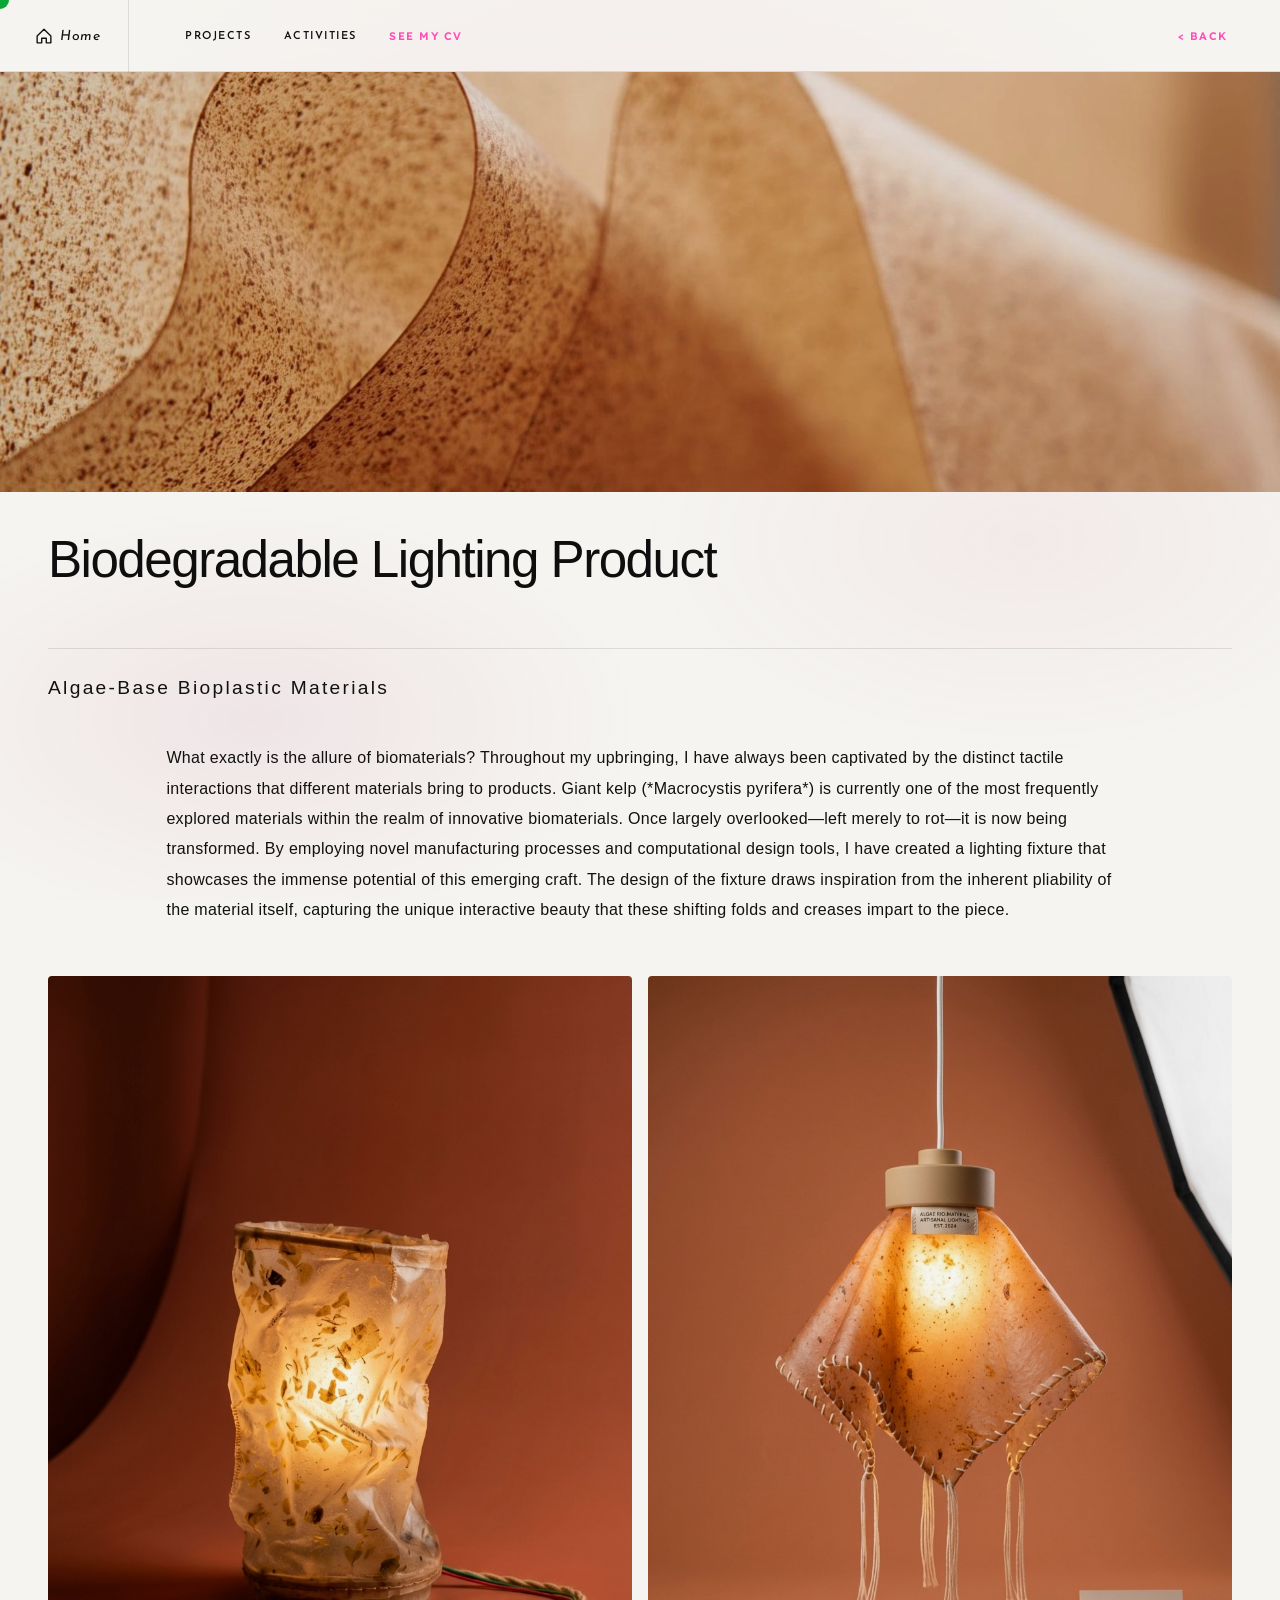
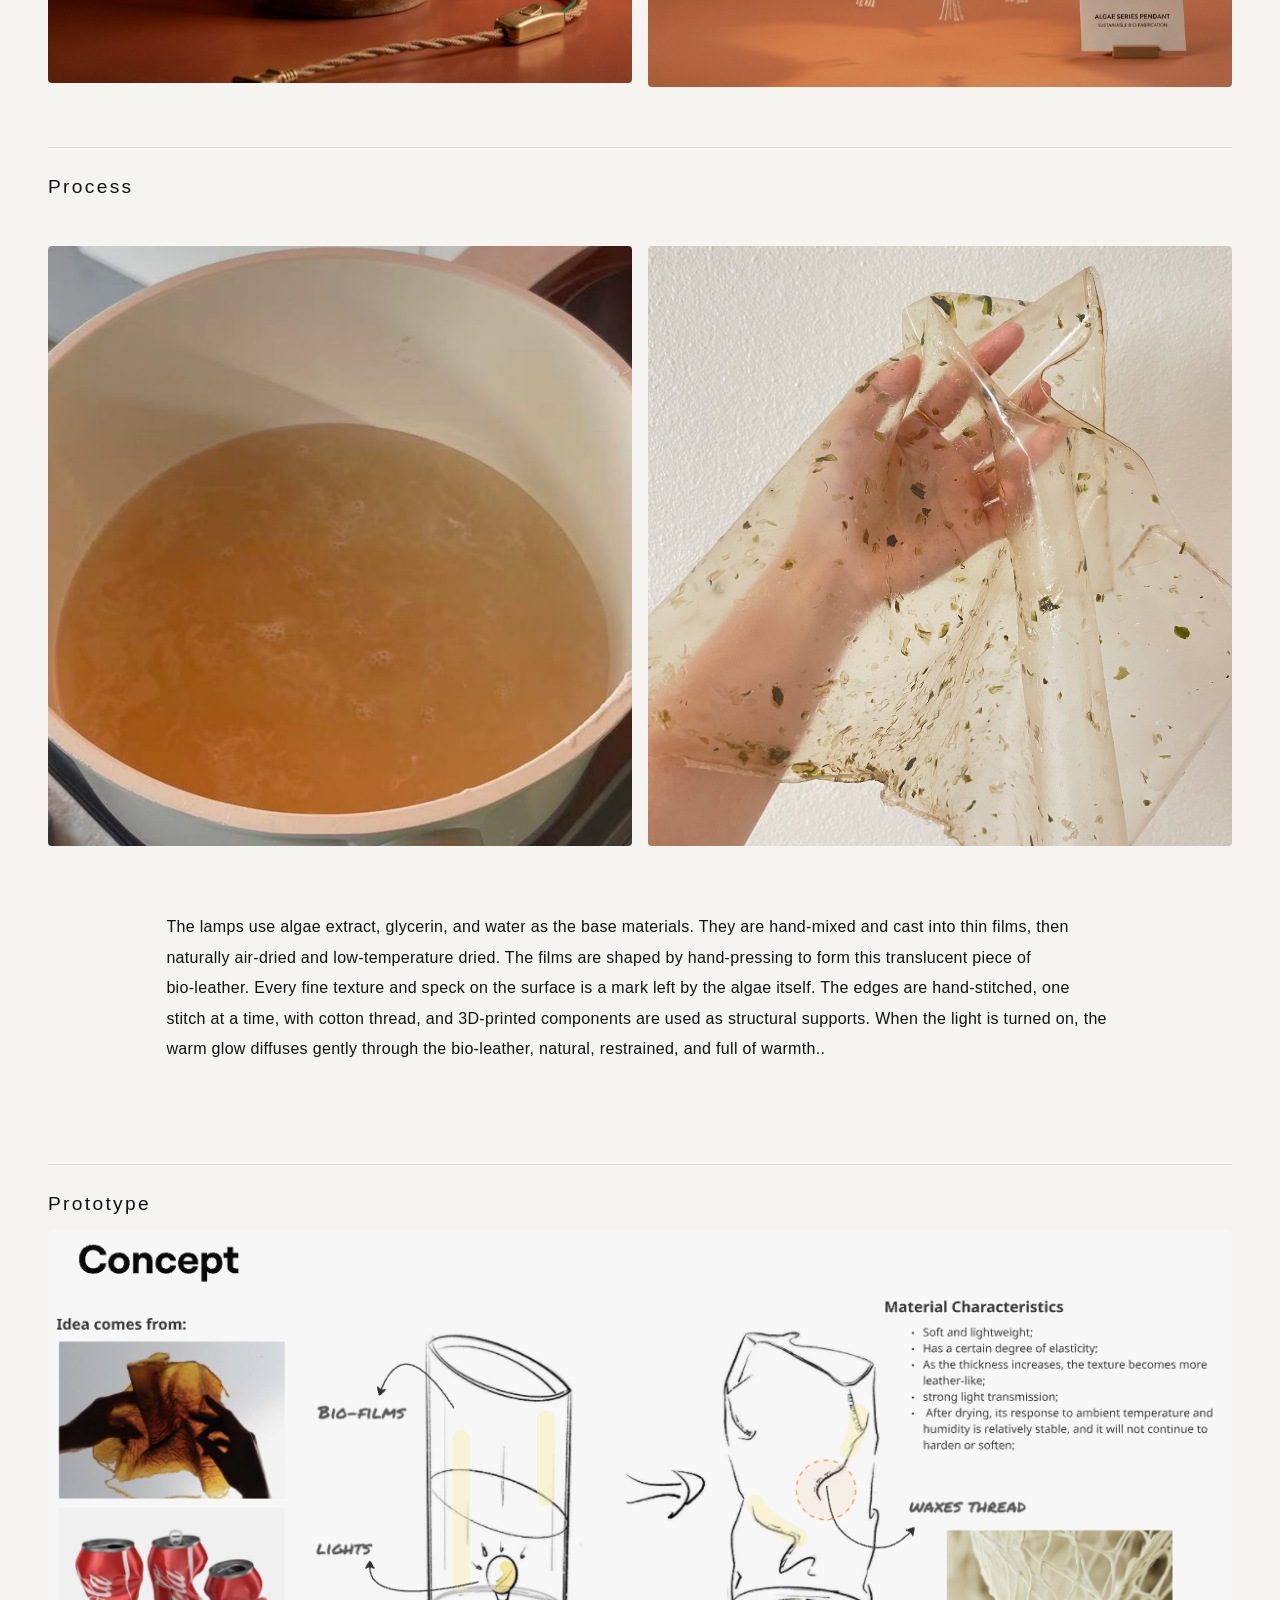
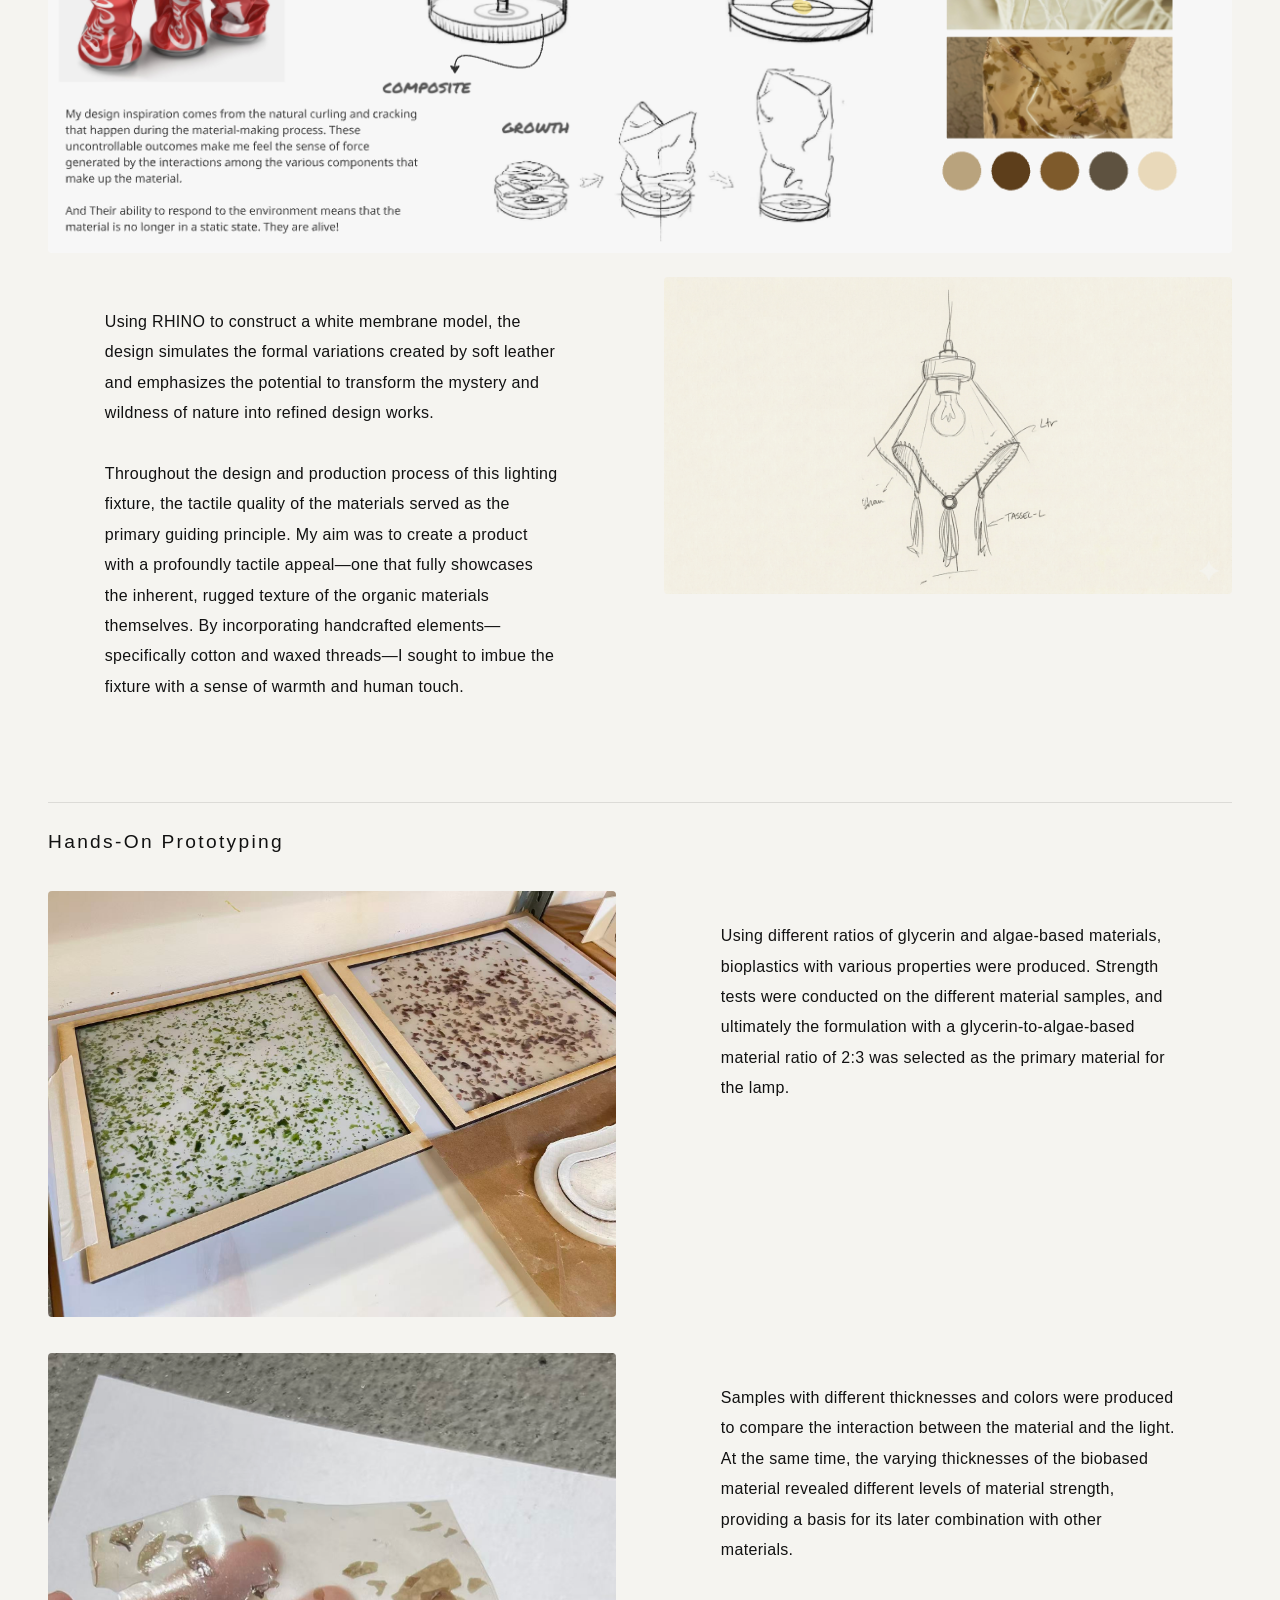
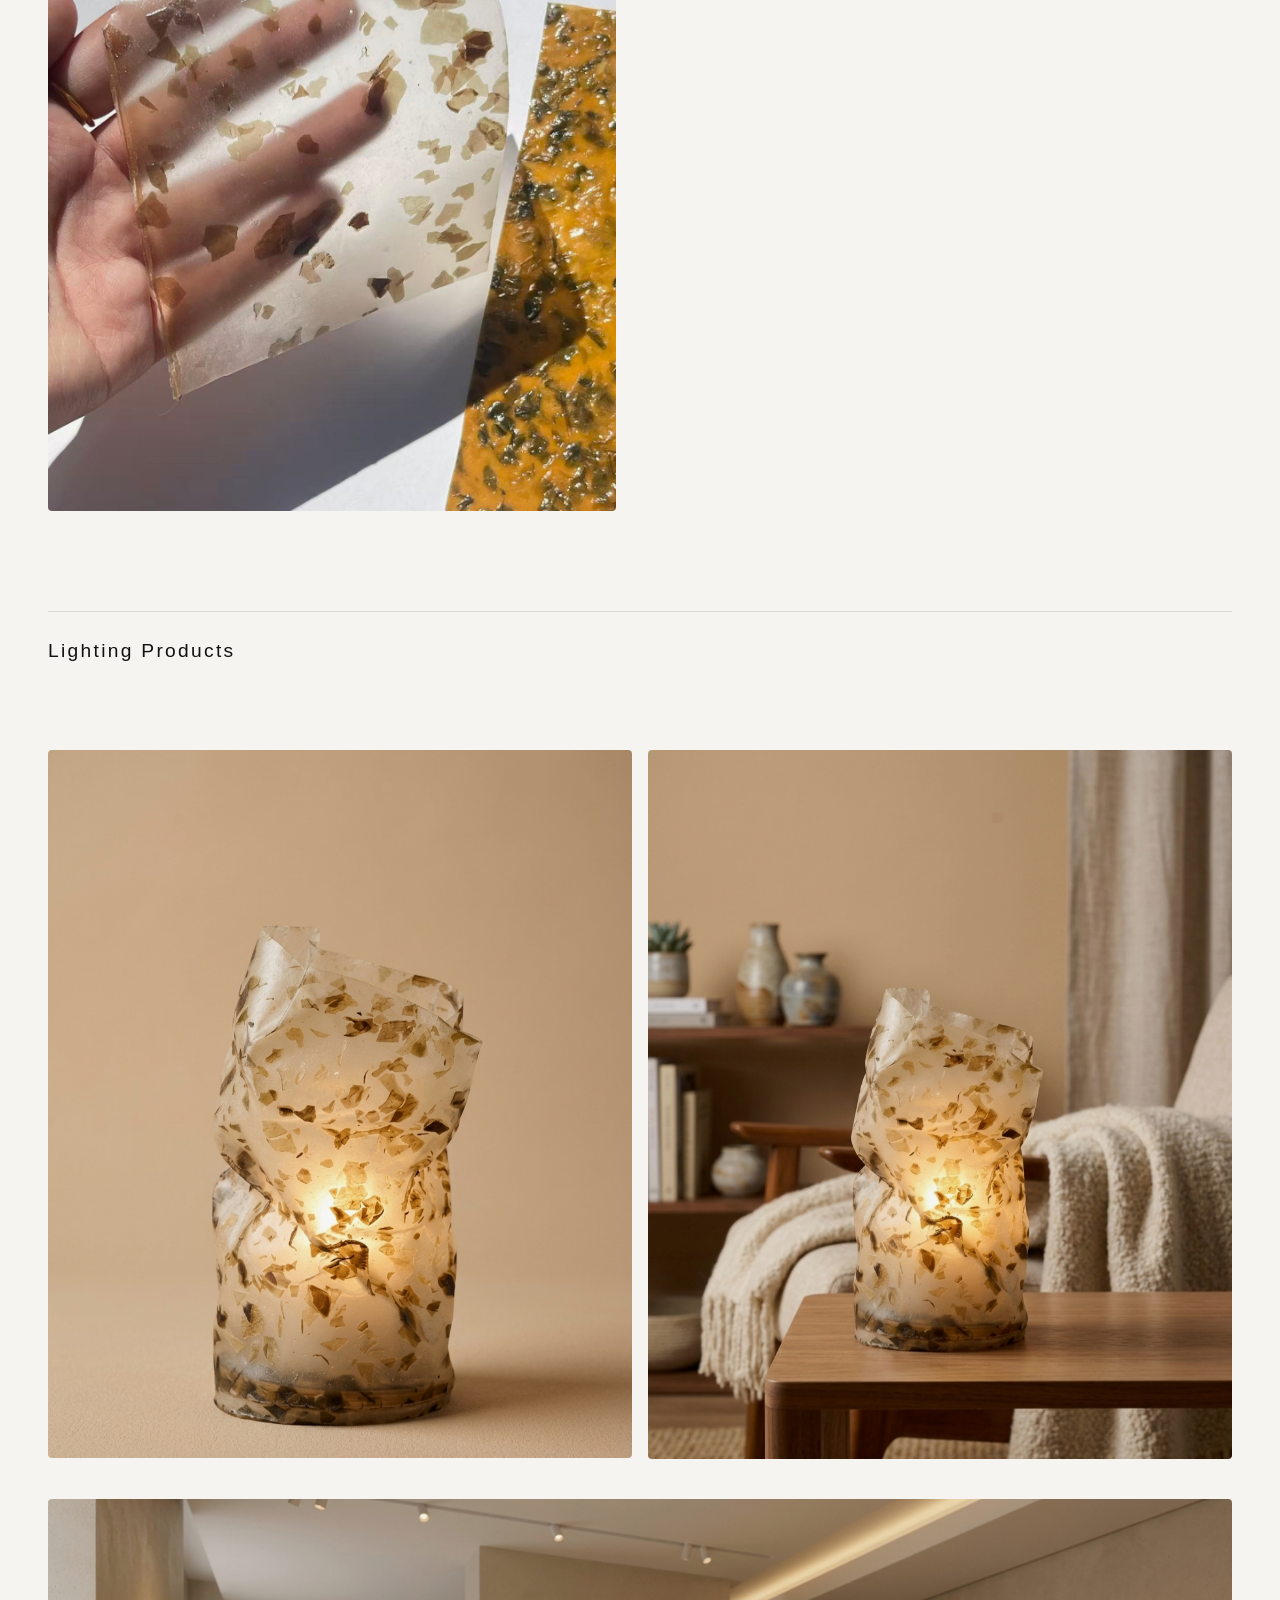
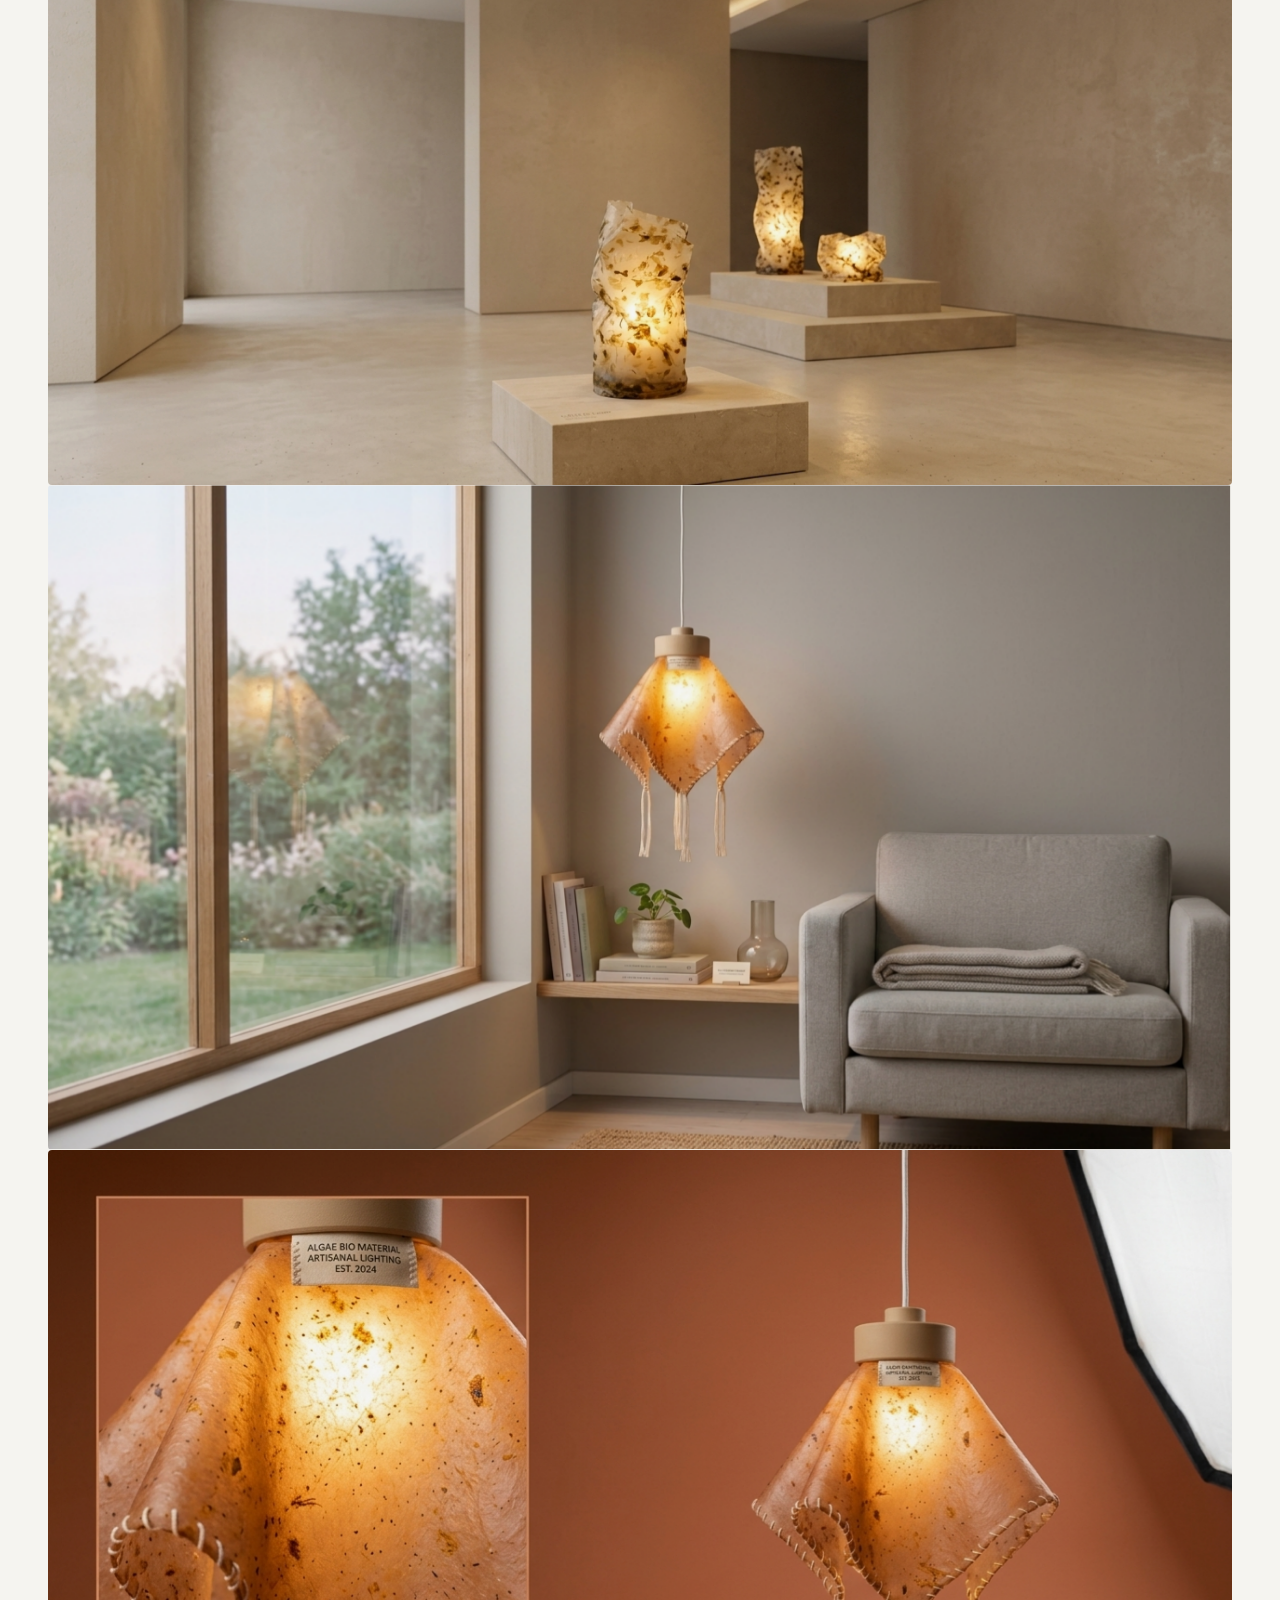
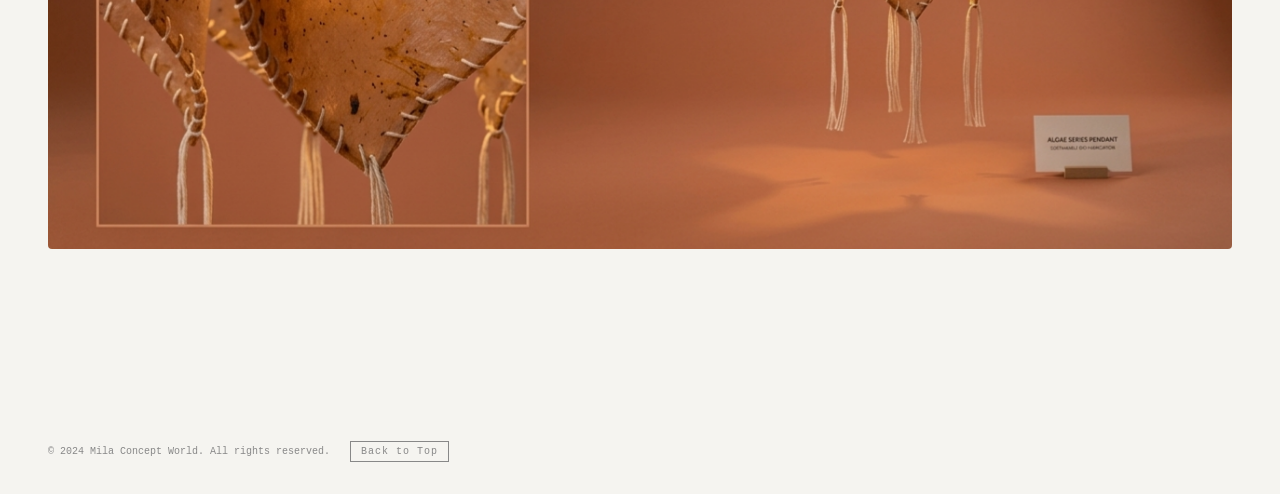
<file: MilaConceptworld/Pages/Portfolio/materialinnovation.html>
<!DOCTYPE html>
<html lang="zh">
<head>
<meta charset="UTF-8"/>
<meta name="viewport" content="width=device-width, initial-scale=1.0"/>
<title>material innovation</title>
<link href="https://fonts.googleapis.com/css2?family=Fredoka+One&family=DM+Sans:wght@400;600&display=swap" rel="stylesheet"/>
<link rel="preconnect" href="https://fonts.googleapis.com">
<link rel="preconnect" href="https://fonts.gstatic.com" crossorigin>
<link href="https://fonts.googleapis.com/css2?family=Google+Sans+Flex:opsz,wght@6..144,1..1000&family=Josefin+Sans:ital,wght@0,100..700;1,100..700&family=Jost:ital,wght@0,100..900;1,100..900&family=Lexend+Deca:wght@100..900&display=swap" rel="stylesheet">

<link rel="stylesheet" href="./material.css"/>
</head>
<body>

    <div class="bg-glow"></div>
        
    <!-- NAV -->
        <div id="cursor"></div>
        <nav>
            <a class="nav-home" href="../../index.html">
                <svg width="14" height="14" viewBox="0 0 14 14" fill="none">
                <path d="M1 7L7 1L13 7V13H9V9H5V13H1V7Z" stroke="#111" stroke-width="1.2" stroke-linejoin="round"/>
                </svg>
                <span>Home</span>
            </a>

            <div class="nav-tabs">
                <button class="tab-btn" href="./index.html" data-tab="previous works">Projects</button>
                <button class="tab-btn" href="./processing-works.html" data-tab="processing works">Activities</button>
                <button class="tab-rightbtn" href="../../index.html" data-tab="see my CV">see my CV</button>
                <button class="tab-rightbtn" href="../Portfolio/index.html" data-tab="back"> < back </button>
            </div>
        </nav>
        
        <div class="scroll-wrapper">

            <div class="project-img">
                <img src="./images/bioplastic.jpg" alt="project"/>
            </div>
        
            <h1>Biodegradable Lighting Product</h1>

            <div class="container">

                <div class="work-title">
                    <h2>Algae-base bioplastic materials</h2>
                </div>

                
                <div class="work-description">
                    <p>What exactly is the allure of biomaterials? Throughout my upbringing, I have always been captivated by the distinct tactile interactions that different materials bring to products. Giant kelp (*Macrocystis pyrifera*) is currently one of the most frequently explored materials within the realm of innovative biomaterials. Once largely overlooked—left merely to rot—it is now being transformed. By employing novel manufacturing processes and computational design tools, I have created a lighting fixture that showcases the immense potential of this emerging craft. The design of the fixture draws inspiration from the inherent pliability of the material itself, capturing the unique interactive beauty that these shifting folds and creases impart to the piece.</p>
                </div>


                <div class="project-img-big">
                    <img src="./images/bio-light0.png" alt="project"/>
                    <img src="./images/bio-light2.jpg" alt="project"/>
                </div>

                <div class="work-title">
                     <h2>process</h2>
                </div>

                <div class="projectcontent">

                    <div class="project-img-2">
                        <img src="./images/cooking-bio.jpg" alt="project"/>
                        <img src="./images/bioplastic01.jpg" alt="project"/>
                    </div>

                    <div class="work-description">
                        <p>The lamps use algae extract, glycerin, and water as the base materials. They are hand-mixed and cast into thin films, then naturally air‑dried and low‑temperature dried. The films are shaped by hand‑pressing to form this translucent piece of bio‑leather. Every fine texture and speck on the surface is a mark left by the algae itself. The edges are hand‑stitched, one stitch at a time, with cotton thread, and 3D‑printed components are used as structural supports. When the light is turned on, the warm glow diffuses gently through the bio‑leather, natural, restrained, and full of warmth..</p>
                    </div>

                </div>

                <div class="work-title">
                     <h2>prototype</h2>
                </div>

                <div class="project-img">
                    <img src="./images/sketch-light.png" alt="project"/>
                </div>

                <div class="projectcontent">

                    <div class="work-description">
                        <p>Using RHINO to construct a white membrane model, the design simulates the formal variations created by soft leather and emphasizes the potential to transform the mystery and wildness of nature into refined design works.

Throughout the design and production process of this lighting fixture, the tactile quality of the materials served as the primary guiding principle. My aim was to create a product with a profoundly tactile appeal—one that fully showcases the inherent, rugged texture of the organic materials themselves. By incorporating handcrafted elements—specifically cotton and waxed threads—I sought to imbue the fixture with a sense of warmth and human touch.</p>
                    </div>

                    <div class="project-img">
                        <img src="./images/bio-lightsketch.png" alt="project"/>
                    </div>

                </div>

                <div class="work-title">
                     <h2>hands-on prototyping</h2>
                </div>

                <div class="projectcontent">

                    <div class="project-img">
                        <img src="./images/hands-on01.jpg" alt="project"/>
                    </div>

                    <div class="work-description">
                        <p>Using different ratios of glycerin and algae-based materials, bioplastics with various properties were produced. Strength tests were conducted on the different material samples, and ultimately the formulation with a glycerin-to-algae-based material ratio of 2:3 was selected as the primary material for the lamp.</p>
                    </div>

                    <div class="project-img">
                        <img src="./images/hands-on02.jpg" alt="project"/>
                    </div>

                    <div class="work-description">
                        <p>Samples with different thicknesses and colors were produced to compare the interaction between the material and the light. At the same time, the varying thicknesses of the biobased material revealed different levels of material strength, providing a basis for its later combination with other materials.</p>
                    </div>

                </div>

                <div class="work-title">
                     <h2>lighting products</h2>
                </div>
                
                <div class="projectcontent">
                    <div class="project-img-big">
                        <img src="./images/bio-light1.png" alt="project"/>
                        <img src="./images/livingroom.png" alt="project"/>
                    </div>
                </div>

                <div class="project-img">
                    <img src="./images/gallery.png" alt="project"/>
                </div>

                <div class="project-img">
                    <img src="./images/bio-light2-0.png" alt="project"/>
                </div>

                <div class="project-img">
                    <img src="./images/bio-light2-1.png" alt="project"/>
                </div>
                    
            </div>

        </div>
       

        
</body>

<footer class="page-footer">
        <div class="additional-info">
            <div class="copyright">
                    <p>© 2024 Mila Concept World. All rights reserved.</p>
            </div>
            <button class="back-to-top" onclick="scrollToTop()">Back to Top</button>
        </div>
</footer>

<script src="./materialinteraction.js"></script>

</html>
</file>
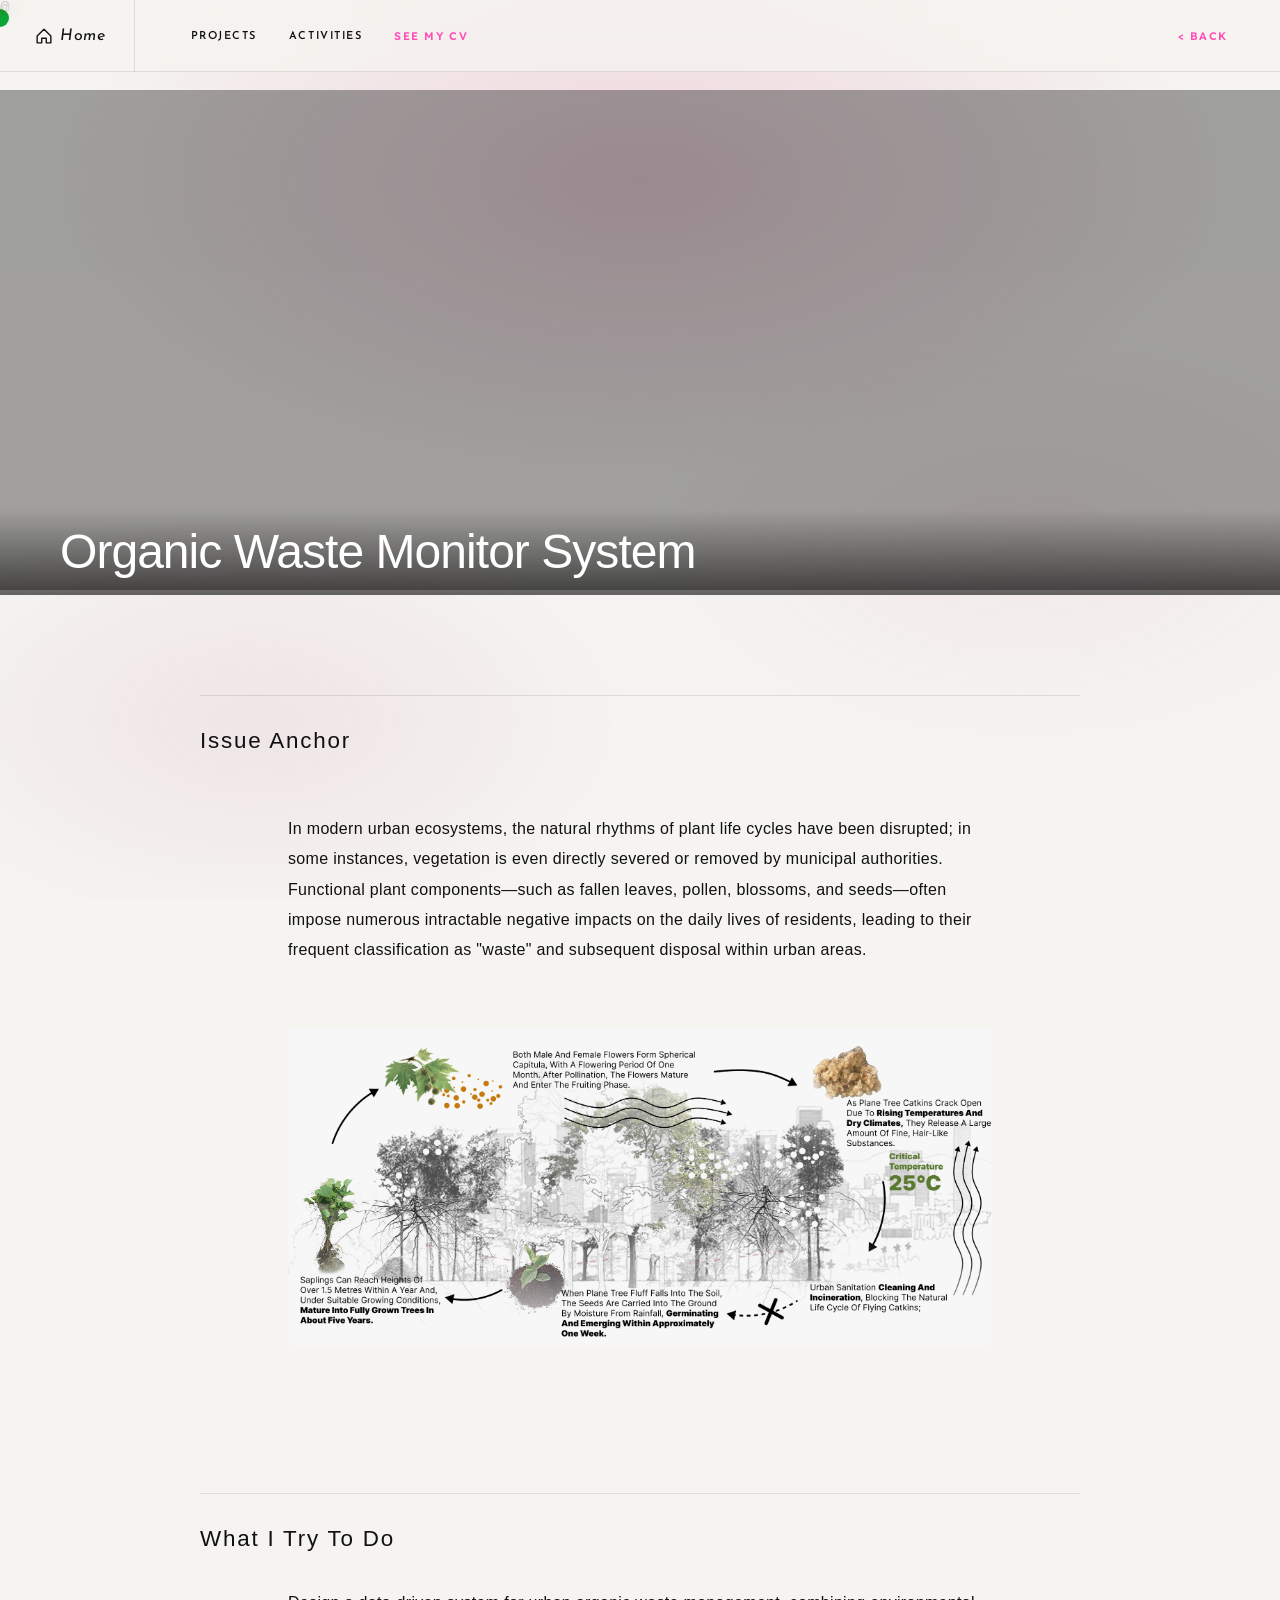
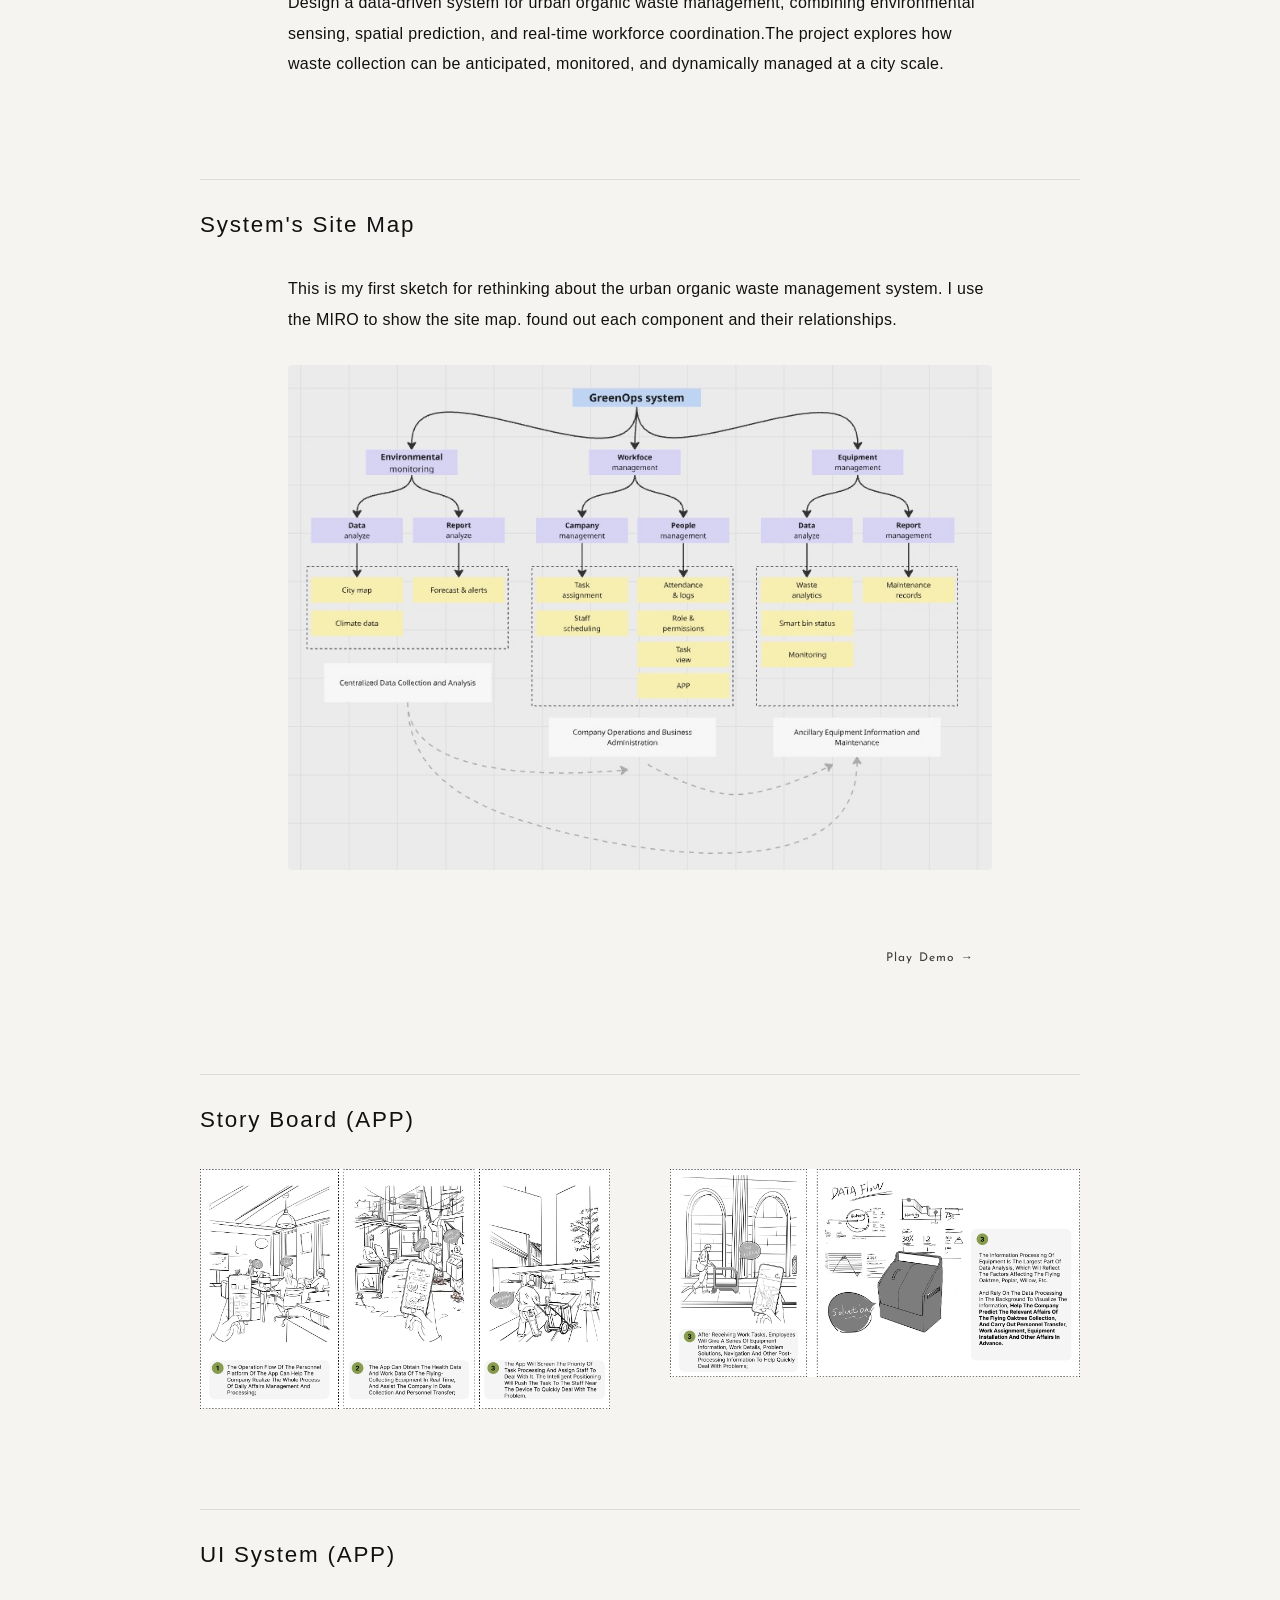
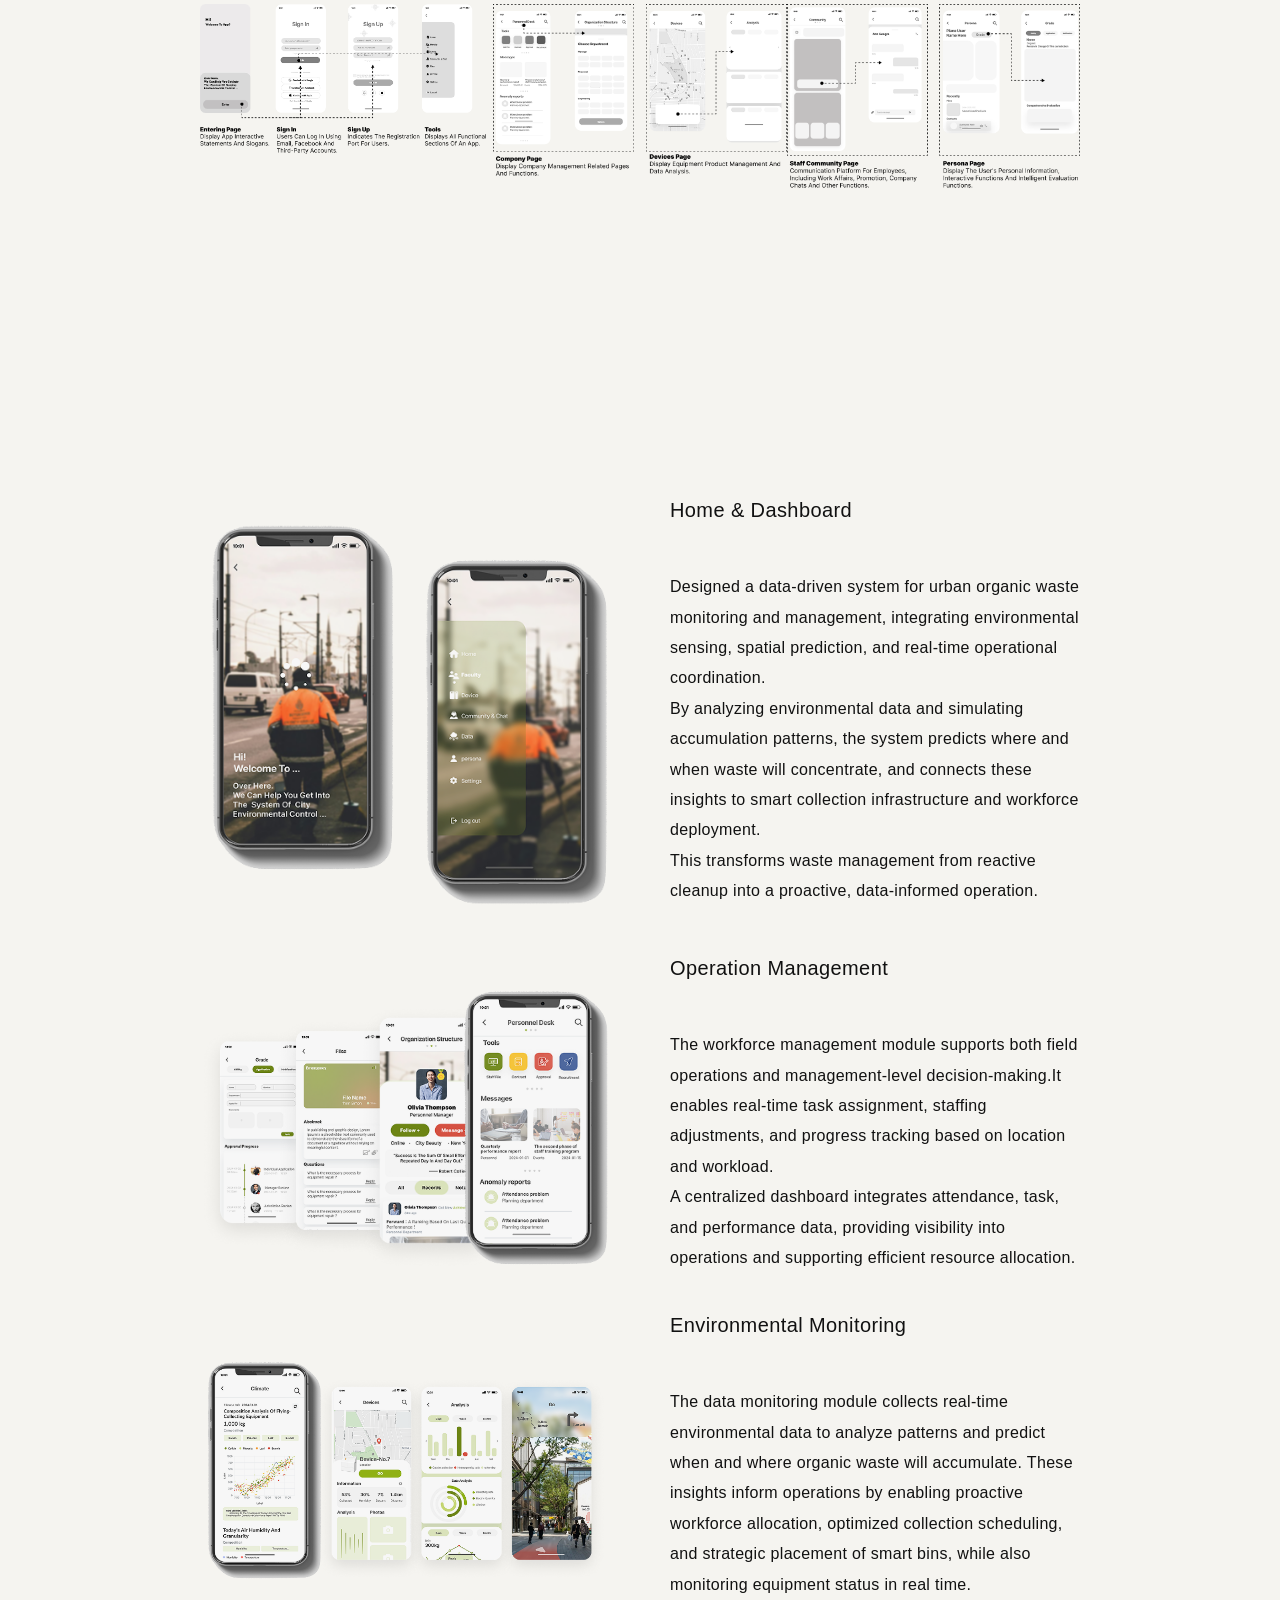
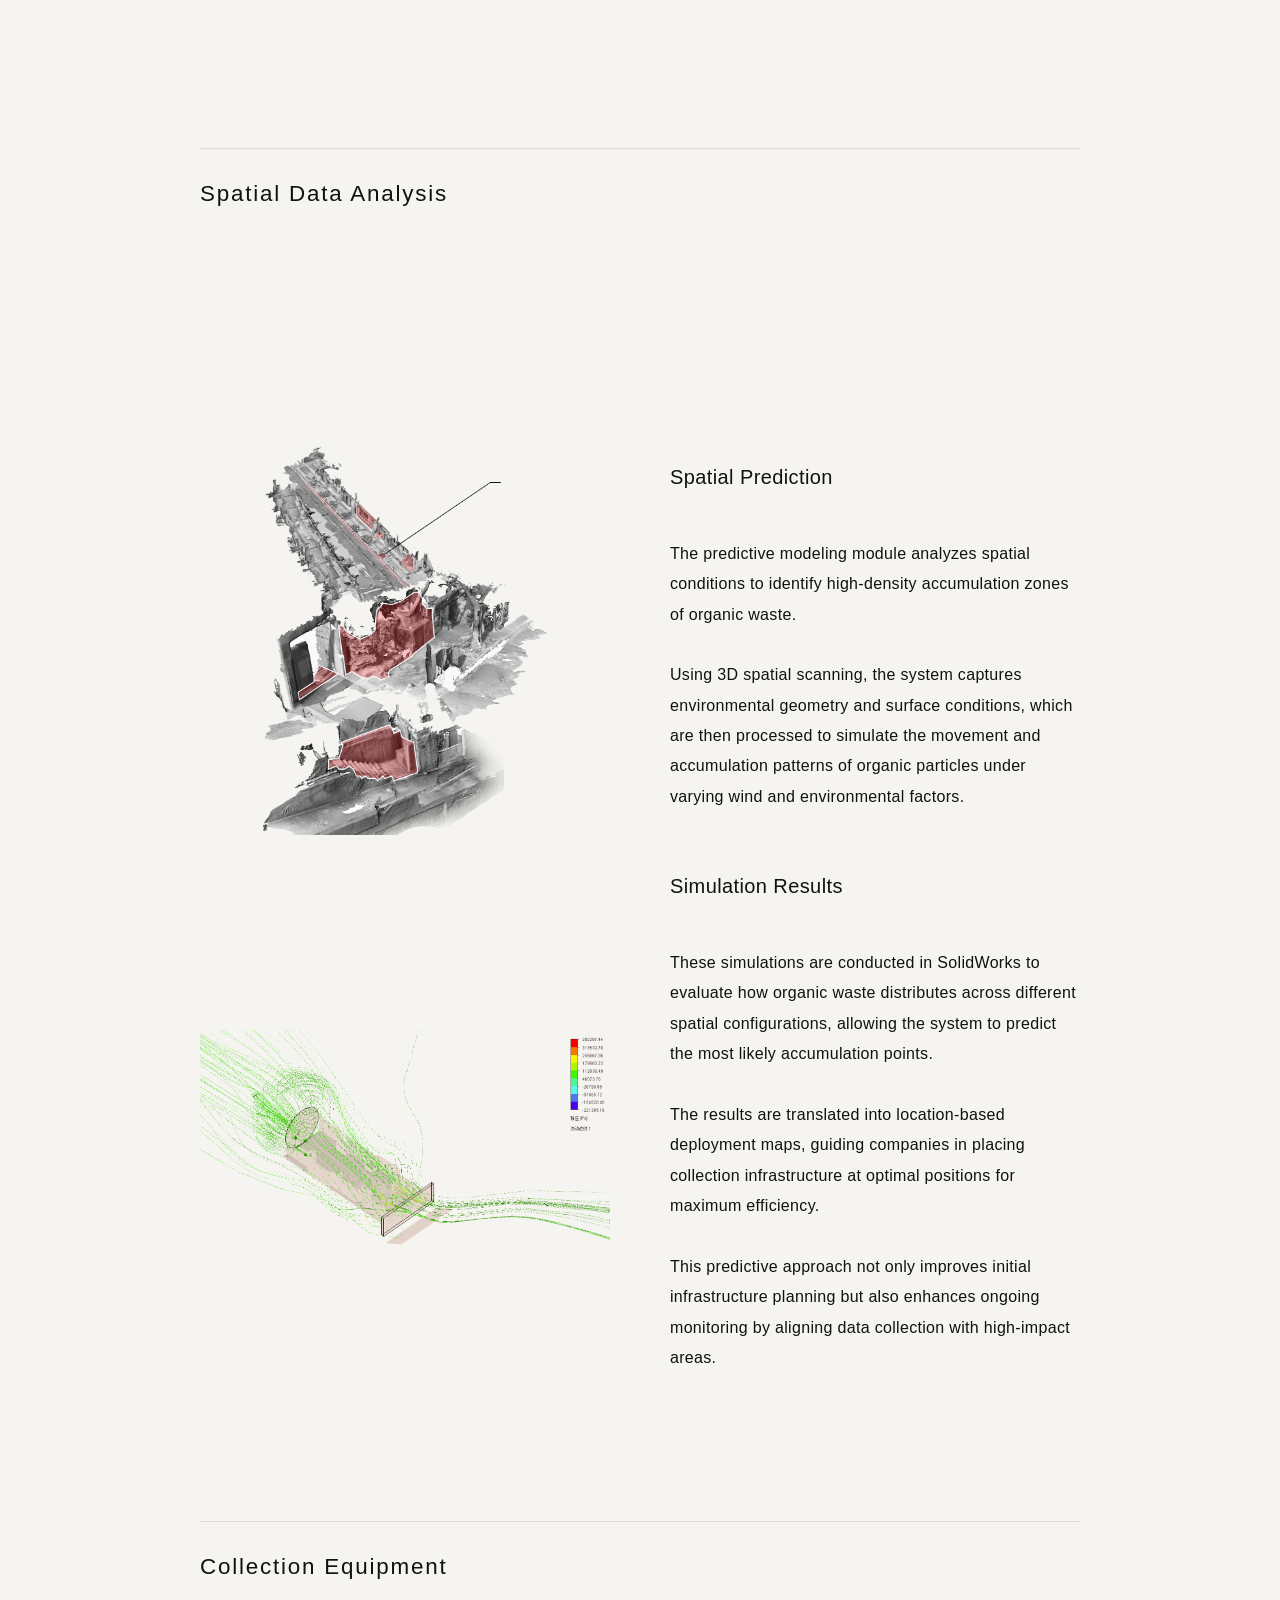
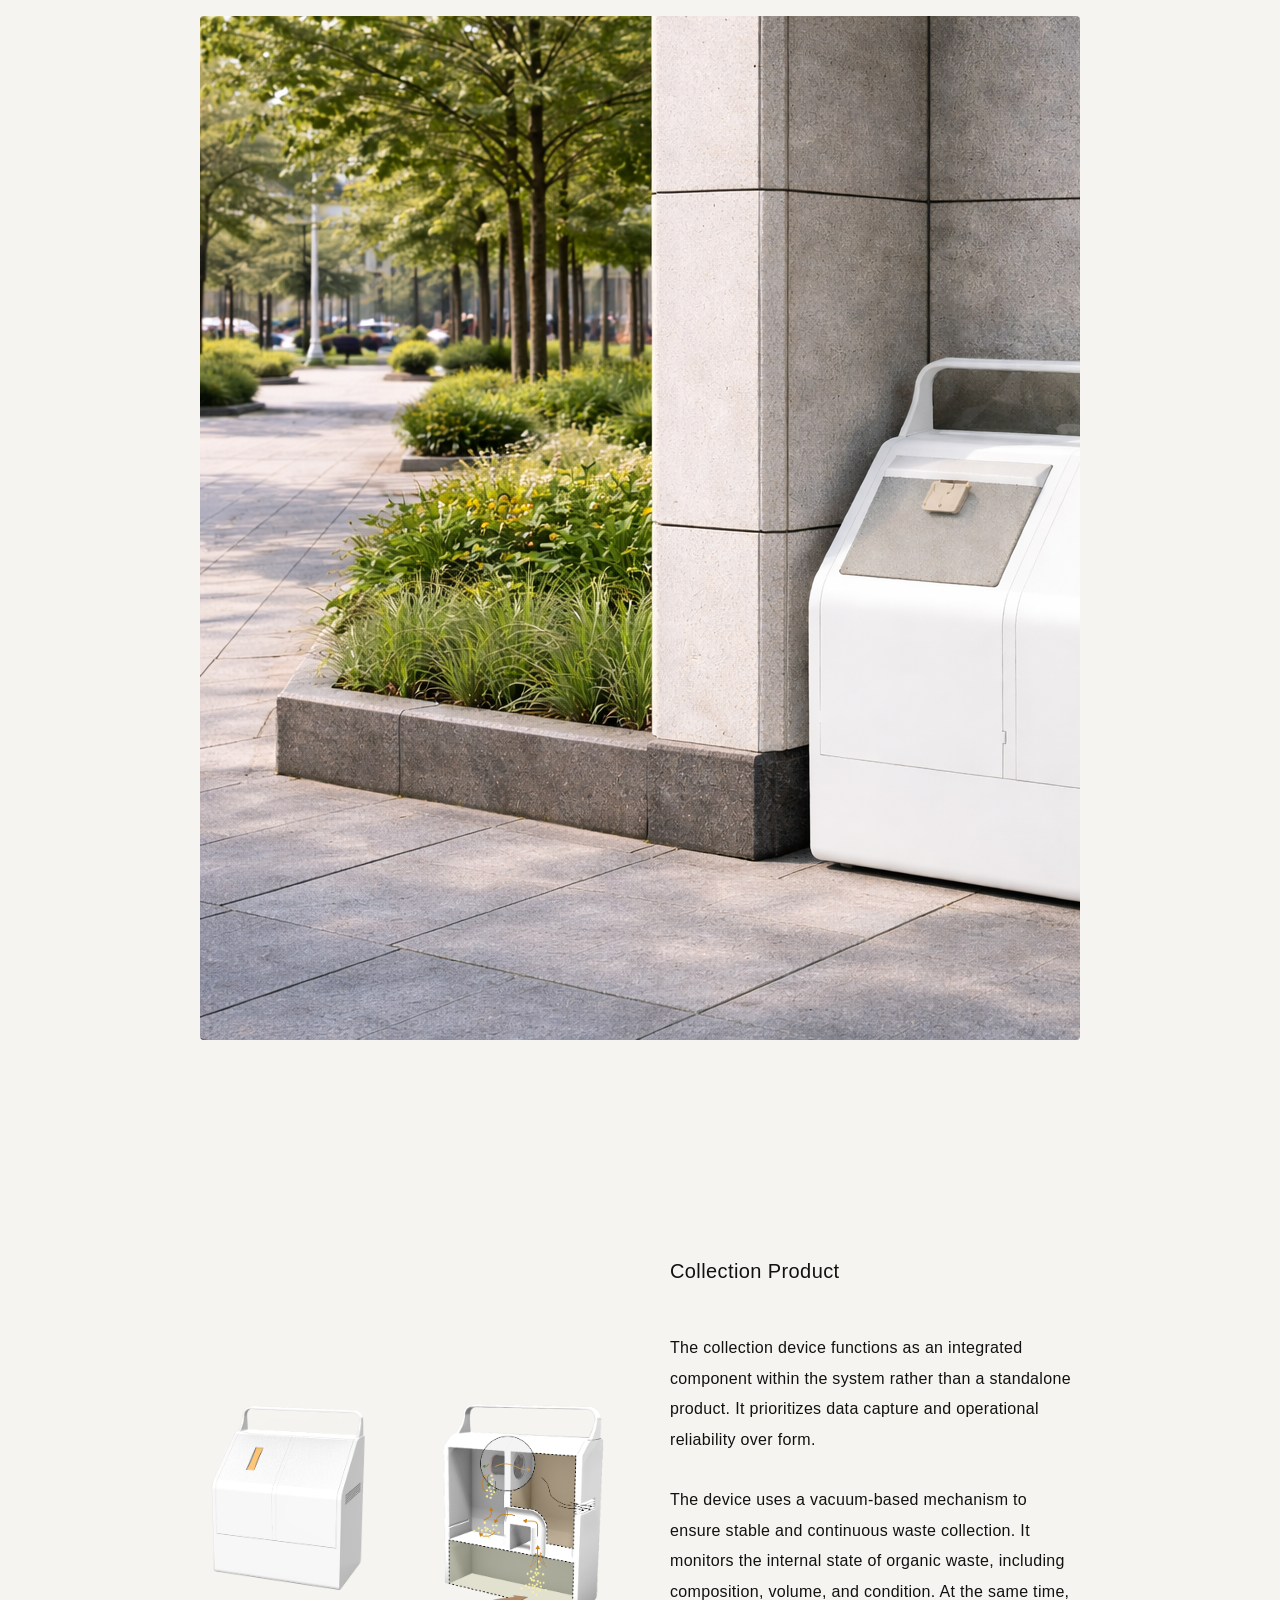
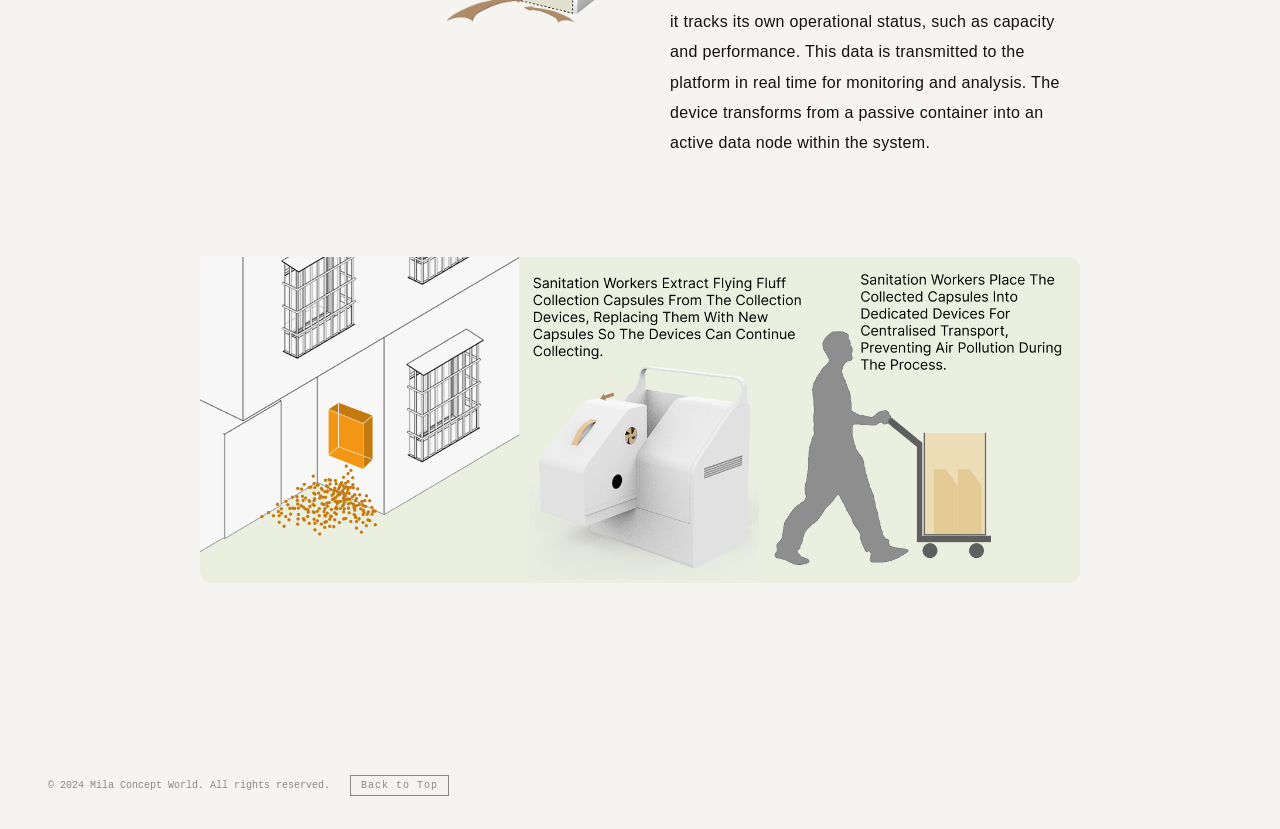
<file: MilaConceptworld/Pages/Portfolio/organicsystem.html>
@<!DOCTYPE html>
<html lang="zh">
<head>
<meta charset="UTF-8"/>
<meta name="viewport" content="width=device-width, initial-scale=1.0"/>
<title>organic waste monitor system</title>
<link href="https://fonts.googleapis.com/css2?family=Fredoka+One&family=DM+Sans:wght@400;600&display=swap" rel="stylesheet"/>
<link rel="preconnect" href="https://fonts.googleapis.com">
<link rel="preconnect" href="https://fonts.gstatic.com" crossorigin>
<link href="https://fonts.googleapis.com/css2?family=Google+Sans+Flex:opsz,wght@6..144,1..1000&family=Josefin+Sans:ital,wght@0,100..700;1,100..700&family=Jost:ital,wght@0,100..900;1,100..900&family=Lexend+Deca:wght@100..900&display=swap" rel="stylesheet">

<link rel="stylesheet" href="./organicsystem.css"/>
</head>
<body>

    <div class="bg-glow"></div>
        
    <!-- NAV -->
        <div id="cursor"></div>
        <nav>
            <a class="nav-home" href="../../index.html">
                <svg width="14" height="14" viewBox="0 0 14 14" fill="none">
                <path d="M1 7L7 1L13 7V13H9V9H5V13H1V7Z" stroke="#111" stroke-width="1.2" stroke-linejoin="round"/>
                </svg>
                <span>Home</span>
            </a>

            <div class="nav-tabs">
                <button class="tab-btn" href="./index.html" data-tab="previous works">Projects</button>
                <button class="tab-btn" href="./processing-works.html" data-tab="processing works">Activities</button>
                <button class="tab-rightbtn" href="../../index.html" data-tab="see my CV">see my CV</button>
                <button class="tab-rightbtn" href="../Portfolio/index.html" data-tab="back"> < back </button>
            </div>
        </nav>
        
        <div class="scroll-wrapper">

            <div class="show-video">
                <video autoplay muted loop playsinline>
                    <source src="./images/video/APPdesign.mp4" type="video/mp4">
                </video>
            </div>
        
            <h1>organic waste monitor system</h1>

            <div class="container">

                <div class="work-title">
                    <h2>issue anchor</h2>
                </div>

                <div class="issue">

                    <div class="work-description">
                        <p>In modern urban ecosystems, the natural rhythms of plant life cycles have been disrupted; in some instances, vegetation is even directly severed or removed by municipal authorities. Functional plant components—such as fallen leaves, pollen, blossoms, and seeds—often impose numerous intractable negative impacts on the daily lives of residents, leading to their frequent classification as "waste" and subsequent disposal within urban areas.</p>
                    </div>

                    <div class="project-img">
                        <img src="./images/organic-waste-system2.jpg" alt="project"/>
                    </div>

                </div> 

                    
                <div class="work-title">   
                    <h2>what i try to do</h2>
                </div>

                <div class="Idid">

                    <div class="work-description">
                        <p>Design a data-driven system for urban organic waste management, combining environmental sensing, spatial prediction, and real-time workforce coordination.The project explores how waste collection can be anticipated, monitored, and dynamically managed at a city scale.</p>
                    </div>

                </div>

                <div class="work-title">   
                    <h2>system's site map</h2>
                </div>

                <div class="Idid">

                    <div class="work-description">
                        <p>This is my first sketch for rethinking about the urban organic waste management system. I use the MIRO to show the site map. found out each component and their relationships.</p>
                    </div>

                    <div class="project-img">
                        <img src="./images/brainmap.jpg" alt="project"/>
                    </div>

                </div>

                <button class="view-btn" onclick="window.location.href='./greenops-platform-light.html'" data-tab="demo" > play demo → </button>

                <div class="work-title">
                    <h2>story board (APP)</h2>
                </div>
                
                <div class="project-img-2">
                    <img src="./images/storyboard01.jpg" alt="project"/>
                    <img src="./images/storyboard02.jpg" alt="project"/>
                </div>

                <div class="work-title">
                    <h2>UI system (APP)</h2>
                </div>

                <div class="project-img-3">
                    <img src="./images/lowfi01.png" alt="project"/>
                    <img src="./images/lowfi02.png" alt="project"/>
                    <img src="./images/lowfi03.png" alt="project"/>
                </div>


                <div class="Uisystem">

                    <div class="project-img">
                        <img src="./images/APPhome.png" alt="project"/>
                    </div>

                    <div class="work-description">
                        <h3>home & dashboard</h3>
                        
                        <p>Designed a data-driven system for urban organic waste monitoring and management, integrating environmental sensing, spatial prediction, and real-time operational coordination.
By analyzing environmental data and simulating accumulation patterns, the system predicts where and when waste will concentrate, and connects these insights to smart collection infrastructure and workforce deployment.
This transforms waste management from reactive cleanup into a proactive, data-informed operation.</p>
                    </div>


                    <div class="project-img">
                        <img src="./images/APPfaculty.png" alt="project"/>
                    </div>

                    <div class="work-description">
                        <h3>operation management</h3>

                        <p>The workforce management module supports both field operations and management-level decision-making.It enables real-time task assignment, staffing adjustments, and progress tracking based on location and workload.
A centralized dashboard integrates attendance, task, and performance data, providing visibility into operations and supporting efficient resource allocation.</p>
                    </div>
                                            
                    <div class="project-img">
                        <img src="./images/APPenvironmentdata.png" alt="project"/>
                    </div>

                    <div class="work-description">
                        <h3>environmental monitoring</h3>

                        <p>The data monitoring module collects real-time environmental data to analyze patterns and predict when and where organic waste will accumulate. These insights inform operations by enabling proactive workforce allocation, optimized collection scheduling, and strategic placement of smart bins, while also monitoring equipment status in real time.</p>
                    </div>

                </div> 


                <div class="work-title">
                    <h2>spatial data Analysis</h2>
                </div>

                <div class="dataanalysis">
                    <div class="project-img-environmentdata">
                        <img src="./images/3dscan.png" alt="project"/>
                    </div>

                    <div class="work-description">
                        <h3>spatial prediction</h3>
                        <p>The predictive modeling module analyzes spatial conditions to identify high-density accumulation zones of organic waste.

Using 3D spatial scanning, the system captures environmental geometry and surface conditions, which are then processed to simulate the movement and accumulation patterns of organic particles under varying wind and environmental factors.
</p>
                    </div>

                    <div class="project-img">
                        <img src="./images/particles.png" alt="project"/>
                    </div>
                    
                    <div class="work-description">
                        <h3>simulation results</h3>
                        <p>These simulations are conducted in SolidWorks to evaluate how organic waste distributes across different spatial configurations, allowing the system to predict the most likely accumulation points.

The results are translated into location-based deployment maps, guiding companies in placing collection infrastructure at optimal positions for maximum efficiency.

This predictive approach not only improves initial infrastructure planning but also enhances ongoing monitoring by aligning data collection with high-impact areas.</p>
                    </div>

                    

                </div> 

                <div class="work-title">
                    <h2>Collection Equipment</h2>
                </div>

                <div class="project-img-big">
                        <img src="./images/collectionequipment-0.jpg" alt="project"/>
                </div>

                <div class="productdesign">

                    <div class="project-img-2">
                        <img src="./images/collectionequipment-0.png" alt="project"/>
                        <img src="./images/collectionequipment-1.png" alt="project"/>
                    </div>

                    <div class="work-description">
                        
                        <h3>collection product</h3>

                        <p>The collection device functions as an integrated component within the system rather than a standalone product. It prioritizes data capture and operational reliability over form.

The device uses a vacuum-based mechanism to ensure stable and continuous waste collection. It monitors the internal state of organic waste, including composition, volume, and condition. At the same time, it tracks its own operational status, such as capacity and performance. This data is transmitted to the platform in real time for monitoring and analysis. The device transforms from a passive container into an active data node within the system.</p>
                    </div>

                </div> 

                <div class="project-img">
                    <img src="./images/collectionequipment-2.png" alt="project"/>
                </div>

            </div>

        </div>
       

        
</body>

<footer class="page-footer">
        <div class="additional-info">
            <div class="copyright">
                    <p>© 2024 Mila Concept World. All rights reserved.</p>
            </div>
            <button class="back-to-top" onclick="scrollToTop()">Back to Top</button>
        </div>
</footer>

<script src="./organicinteraction.js"></script>


</html>
</file>
<file: MilaConceptworld/Pages/Aboutme/style.css>
/* ─────────────────────────────────────
   RESET & VARIABLES
───────────────────────────────────── */
* {
  margin: 0;
  padding: 0;
  box-sizing: border-box;
}

:root {
  --white:  #f5f4f0;
  --black:  #111111;
  --ink:    #0e0e0e;
  --gray:   #888888;
  --line:   rgba(0,0,0,0.1);
  --accent: #ff4eb8;
}

html, body {
  width: 100%;
  height: 100%;
  background: var(--white);
  overflow: hidden;
  font-family: 'DM Mono', monospace;
  color: var(--ink);
}

/* ─────────────────────────────────────
   CUSTOM CURSOR
   — must be fixed + highest z-index
   — will-change puts it on its own
     compositing layer, above backdrop-filter
───────────────────────────────────── */
#cursor {
  position: fixed;
  width: 18px;
  height: 18px;
  background: var(--accent);
  border-radius: 50%;
  pointer-events: none;
  z-index: 99999;          /* above everything */
  will-change: left, top;  /* own compositing layer → beats backdrop-filter */
  transform: translate(-50%, -50%);
  transition:
    width  .18s ease,
    height .18s ease,
    border-radius .18s ease,
    opacity .2s ease;
  mix-blend-mode: difference;
}

#cursor.hover {
  width: 38px;
  height: 38px;
}

#cursor.click {
  width: 12px;
  height: 12px;
}

/* ─────────────────────────────────────
   NAV
───────────────────────────────────── */
nav {
  position: fixed;
  top: 0; left: 0; right: 0;
  z-index: 100;
  display: flex;
  align-items: stretch;
  height: 150px;
  padding: 0 48px;
  pointer-events: none; 

}

/* Blur via ::before so it doesn't create a
   stacking context that clips #cursor       */
nav::before {
  content: '';
  position: absolute;
  inset: 0;
  z-index: -1;
  background: rgba(255, 255, 255, 0.253);
  backdrop-filter: blur(12px);
  -webkit-backdrop-filter: blur(12px);
}

/* Home link */
.nav-home {
  font-family: 'Josefin Sans', sans-serif;
  display: flex;
  align-items: center;
  gap: 8px;
  text-decoration: none;
  color: var(--black);
  font-size: 20px;
  font-style: italic;
  letter-spacing: 0.04em;
  margin-right: 40px;
  border-right: 1px solid var(--line);
  padding: 0 40px;
  white-space: nowrap;
  transition: opacity .2s;
  pointer-events: all;            /* re-enable clicks */
}
.nav-home:hover { opacity: 0.5; }
.nav-home svg {
  flex-shrink: 0;
  width: 20px; height: 20px;
}

/* Tab row */
.nav-tabs {
  display: flex;
  align-items: stretch;
  flex: 1;
  pointer-events: all;
}

.tab-btn {
  font-family: 'Josefin Sans', sans-serif;
  background: none;
  border: none;
  font-weight: 600;
  font-size: 12px;
  letter-spacing: 0.14em;
  text-transform: uppercase;
  color: var(--black);
  padding: 0 22px;
  position: relative;
  transition: color .25s;
  white-space: nowrap;
}
.tab-btn::after {
  content: '';
  position: absolute;
  bottom: 0; left: 22px; right: 22px;
  height: 2px;
  background: var(--black);
  transform: scaleX(0);
  transform-origin: left;
  transition: transform .3s cubic-bezier(.4,0,.2,1);
}
.tab-btn:hover         { color: var(--black); }
.tab-btn.active        { color: var(--black); }
.tab-btn.active::after { transform: scaleX(1); }

.tab-rightbtn {
  font-family: 'Lexend Deca', sans-serif;
  background: none;
  border: none;
  font-weight: 600;
  font-size: 12px;
  letter-spacing: 0.14em;
  text-transform: uppercase;
  color: var(--accent);
  padding: 0 22px;
  position: relative;
  transition: color .25s;
  white-space: nowrap;
}
.tab-rightbtn:hover  { color: var(--black); }
.tab-rightbtn.active { color: var(--black); }

/* Push last buttons to right */
.nav-tabs button:last-child {
  margin-left: auto;
}


/* Atmospheric glow */
.bg-glow {
  position: absolute;
  inset: 0;
  background:
    radial-gradient(ellipse 70% 50% at 50% 20%, rgba(210,70,140,.22) 0%, transparent 65%),
    radial-gradient(ellipse 50% 40% at 30% 70%, rgba(180,60,120,.10) 0%, transparent 60%),
    radial-gradient(ellipse 50% 40% at 70% 65%, rgba(200,80,130,.08) 0%, transparent 60%);
  pointer-events: none;
  z-index: 0;
}


/* ─────────────────────────────────────
   PERSONAL INFO (center overlay)
───────────────────────────────────── */
.personal-info {
  position: fixed;
  width: 100%;
  top: 50%; left: 50%;
  transform: translate(-50%, -50%);
  display: grid;
  grid-template-columns: 1fr 1fr;
  gap: 32px;
  padding: 0 80px;
  z-index: 10;
  pointer-events: none;
}
.personal-info * { pointer-events: all; }

.avatar {
  display: flex;
  flex-direction: column;
  align-items: center;
  gap: 16px;
}
.avatar img {
  width: 100%;
  height: auto;
  object-fit: cover;
  border-radius: 4px;
}

.details {
  display: flex;
  flex-direction: column;
  gap: 16px;
}
.details .name {
  font-family: 'Josefin Sans', sans-serif;
  font-size: clamp(1.4rem, 3vw, 2.2rem);
  font-weight: 700;
  color: var(--black);
}
.details .description {
  font-family: 'Josefin Sans', sans-serif;
  font-size: 16px;
  line-height: 1.75;
  color: var(--black);
  max-width: 480px;
}

.activities{
  display: flex;
  flex-direction: column;
  gap: 32px;
}

.outdoor-activities{
  display: flex;
  gap: 16px;
}

/* ─────────────────────────────────────
   INTERESTS STACK
───────────────────────────────────── */
.interests-scene {
  position: fixed;
  inset: 0;
  overflow: hidden;
  perspective: 1400px;
  perspective-origin: 60% 48%;
  display: flex;
  align-items: center;
  justify-content: center;
}

/* The whole diagonal stack — translated by JS on scroll */
.stack {
  position: relative;
  width: 0; height: 0;
  transform-style: preserve-3d;
  /* base tilt: matches the reference photo angle */
  transform: rotateX(46deg) rotateZ(-32deg);
  will-change: transform;
  transition: transform 0.05s linear;
}

/* Each card */
.stack-card {
  position: absolute;
  width: 420px;
  height: 290px;
  border-radius: 6px;
  overflow: hidden;
  cursor: pointer;
  box-shadow:
    0 20px 60px rgba(0,0,0,.18),
    0  6px 18px rgba(0,0,0,.12);
  transition:
    transform 0.45s cubic-bezier(.22,.68,0,1.2),
    box-shadow 0.4s ease,
    filter 0.4s ease;
  /* stagger position set by JS */
  will-change: transform;
}

.stack-card img {
  width: 100%; height: 100%;
  object-fit: cover;
  display: block;
  transition: transform 0.5s ease;
  pointer-events: none;
  user-select: none;
}

/* Gloss overlay */
.stack-card::after {
  content: '';
  position: absolute; inset: 0;
  background: linear-gradient(
    135deg,
    rgba(255,255,255,.15) 0%,
    transparent 60%
  );
  pointer-events: none;
  border-radius: 6px;
}

/* Label */
.stack-card-label {
  position: absolute;
  bottom: 14px; left: 16px;
  font-family: 'Lexend Deca', sans-serif;
  font-size: 11px;
  font-weight: 600;
  letter-spacing: .16em;
  text-transform: uppercase;
  color: rgba(255,255,255,.85);
  text-shadow: 0 2px 8px rgba(0,0,0,.4);
  pointer-events: none;
  opacity: 0;
  transform: translateY(4px);
  transition: opacity .3s, transform .3s;
}

/* ── Hover state ── */
.stack-card:hover {
  /* lift forward out of the stack */
  transform: translateZ(120px) scale(1.05);
  transform-origin: center center;
  box-shadow:
    0 40px 100px rgba(0,0,0,.28),
    0 12px 32px rgba(0,0,0,.18);
  z-index: 100;
}
.stack-card:hover img {
  transform: scale(1.04);
}
.stack-card:hover .stack-card-label {
  opacity: 1;
  transform: translateY(0);
}

/* Non-hovered cards dim slightly when one is hovered */
.stack:has(.stack-card:hover) .stack-card:not(:hover) {
  filter: brightness(.75);
}

/* ─────────────────────────────────────
   LIGHTBOX
───────────────────────────────────── */
.lightbox {
  position: fixed;
  inset: 0;
  z-index: 9000;
  background: rgba(0, 0, 0, 0);
  display: flex;
  align-items: center;
  justify-content: center;
  opacity: 0;
  pointer-events: none;
  transition: opacity .4s ease, background .4s ease;
}

.lightbox.open {
  opacity: 1;
  pointer-events: all;
  background: rgba(0, 0, 0, .82);
  backdrop-filter: blur(10px);
  -webkit-backdrop-filter: blur(10px);
}

.lightbox-inner {
  position: relative;
  display: flex;
  flex-direction: column;
  align-items: center;
  gap: 20px;
  max-width: 88vw;
  max-height: 88vh;
  transform: scale(.92);
  transition: transform .4s cubic-bezier(.22,.68,0,1.2);
}
.lightbox.open .lightbox-inner {
  transform: scale(1);
}

.lightbox-img {
  max-width: 88vw;
  max-height: 72vh;
  object-fit: contain;
  border-radius: 6px;
  display: block;
  box-shadow: 0 32px 100px rgba(0,0,0,.5);
}

.lightbox-caption {
  font-family: 'Josefin Sans', sans-serif;
  font-size: 13px;
  letter-spacing: .12em;
  color: rgba(255,255,255,.72);
  text-align: center;
  max-width: 480px;
  line-height: 1.7;
}

.lightbox-close {
  position: fixed;
  top: 28px;
  right: 32px;
  width: 44px;
  height: 44px;
  border-radius: 50%;
  border: 1px solid rgba(255,255,255,.3);
  background: rgba(255,255,255,.12);
  backdrop-filter: blur(8px);
  color: rgba(255,255,255,.85);
  font-size: 1rem;
  display: flex;
  align-items: center;
  justify-content: center;
  transition: background .2s, transform .2s;
  z-index: 9001;
}
.lightbox-close:hover {
  background: rgba(255,255,255,.25);
  transform: scale(1.1);
}


/* ─────────────────────────────────────
   FOOTER
───────────────────────────────────── */
.page-footer {
  position: fixed;
  bottom: 20px; left: 48px;
  font-family: 'DM Mono', monospace;
  font-size: 10px;
  color: var(--gray);
  z-index: 10;
  display: flex;
  gap: 24px;
  align-items: center;
}
.back-to-top {
  background: none;
  border: 1px solid var(--gray);
  color: var(--gray);
  font-family: 'DM Mono', monospace;
  font-size: 10px;
  padding: 4px 10px;
  letter-spacing: .1em;
  transition: all .2s;
  pointer-events: all;
}
.back-to-top:hover {
  background: var(--ink);
  color: var(--white);
  border-color: var(--ink);
}

/* ─────────────────────────────────────
   RESPONSIVE  ≤ 768px  →  LIST VIEW
───────────────────────────────────── */
@media (max-width: 768px) {

  nav {
    height: auto;
    padding: 0 16px;
    overflow-x: auto;
    overflow-y: visible;
    scrollbar-width: none;
    -webkit-overflow-scrolling: touch;
    -webkit-mask-image: linear-gradient(to right, black 85%, transparent 100%);
            mask-image: linear-gradient(to right, black 85%, transparent 100%);
  }
  nav::-webkit-scrollbar { display: none; }

  .nav-home {
    font-size: 16px;
    padding: 16px 20px 16px 0;
    margin-right: 20px;
  }
  .tab-btn, .tab-rightbtn {
    font-size: 11px;
    padding: 16px 14px;
  }

  /* Hide 3-D elements on mobile */
  .stage, .arrow, .hint { display: none; }

  /* Personal info becomes a simple stacked layout */
  .personal-info {
    position: relative;
    top: auto; left: auto;
    transform: none;
    grid-template-columns: 1fr;
    padding: 100px 24px 40px;
    gap: 24px;
    overflow-y: auto;
    height: 100vh;
  }
  .avatar img { width: 60%; border-radius: 50%; }
  .details .name { font-size: 1.6rem; }
}
</file>
<file: MilaConceptworld/Pages/3Dwork/3dworks_style.css>
:root {
  --black:  #111111;
  --gray:   #888888;
  --light:  #f0eeea;
  --white:  #ffffff;
  --accent: #111111;
  --line:   #e0ddd8;
}

* { margin: 0; padding: 0; box-sizing: border-box; }

body {
  padding-left: 50px;
  background: url('././Mediaanimation/images/background.jpg');
  background-size: cover;
  color: var(--black);
  font-family: 'Josefin Sans', sans-serif;
  font-weight: 400;
  min-height: 100vh;
  cursor: none;
}

body::before {
  content: '';
  position: fixed;
  inset: 0;
  background: rgba(255, 255, 255, 0.4);
  z-index: -1;
}

/* ── Custom cursor ─────────────────────────── */
#cursor {
  position: fixed;
  width: 40px; height: 40px;
  background:#ff4eb8;
  border-radius: 50%;
  pointer-events: none;
  z-index: 9999;
  transform: translate(-50%, -50%);
  transition: width .2s, height .2s, background .2s, border-radius .2s;
  mix-blend-mode: difference;
}
#cursor.hover {
  width: 80px; height: 80px;
  background:#ff4eb8;
  border-radius: 50%;
}

/* ── Floating decorations ──────────────────── */
.deco {
  position: fixed;
  pointer-events: none;
  z-index: 1;
  animation: float 4s ease-in-out infinite;
}
@keyframes float {
  0%, 100% { transform: translateY(0) rotate(var(--r, 0deg)); }
  50%       { transform: translateY(-8px) rotate(var(--r, 0deg)); }
}


/* ── Top nav ───────────────────────────────── */
nav {
  position: fixed;
  top: 0; left: 0; right: 0;
  z-index: 100;
  background:  #fdf6ee;
  backdrop-filter: blur(12px);
  border-bottom: 1px solid var(--line);
  display: flex;
  align-items: stretch;
  height: 150px;
  padding: 0 48px;
}

/* Home button */
.nav-home {
  font-family: 'Josefin Sans', sans-serif;
  display: flex;
  align-items: center;
  gap: 8px;
  text-decoration: none;
  color: var(--black);
  font-size: 24px;
  font-style: italic;
  letter-spacing: 0.04em;
  margin-right: 40px;
  border-right: 1px solid var(--line);
  padding: 40px;
  cursor: none;
  white-space: nowrap;
  transition: opacity .2s;
}
.nav-home:hover { opacity: 0.5; }
.nav-home svg   { 
    flex-shrink: 0;
    width: 20px; height: 20px;
}

/* Tab buttons */
.nav-tabs {
  display: flex;
  align-items: stretch;
  flex: 1;
}

.tab-btn {
  font-family: 'Lexend Deca', sans-serif;
  background: none;
  border: none;
  cursor: none;
  font-weight: 600;
  font-size: 16px;
  letter-spacing: 0.14em;
  text-transform: uppercase;
  color: var(--gray);
  padding: 0 22px;
  position: relative;
  transition: color .25s;
  white-space: nowrap;
}
.tab-btn::after {
  content: '';
  position: absolute;
  bottom: 0; left: 22px; right: 22px;
  height: 2px;
  background: var(--black);
  transform: scaleX(0);
  transition: transform .3s cubic-bezier(.4, 0, .2, 1);
}
.tab-btn:hover          { color: var(--black); }
.tab-btn.active         { color: var(--black); }
.tab-btn.active::after  { transform: scaleX(1); }

.tab-rightbtn {
  font-family: 'Lexend Deca', sans-serif;
  background: none;
  border: none;
  cursor: none;
  font-weight: 600;
  font-size: 16px;
  letter-spacing: 0.14em;
  text-transform: uppercase;
  color: #ff4eb8;
  padding: 0 22px;
  position: relative;
  transition: color .25s;
  white-space: nowrap;
}

.nav-tabs button:nth-child(5) {
  gap:10px;
  margin-left: auto;
}

.tab-rightbtn:hover          { color: var(--black); }
.tab-rightbtn.active         { color: var(--black); }

/* ── Reference 两栏布局 ───────────────────────── */
.project-3dmodeling-reference {
  max-width: 80%;
  display: grid;
  padding: 0 100px;
  grid-template-columns: 1fr 1fr;   /* 左右各一栏 */
  gap: 32px 100px;
  margin: 32px auto;
  overflow: hidden; 
}

/* 标题横跨两栏 → 不需要，每个标题只在自己那栏 */
.explanation {
  font-family: 'Josefin Sans', sans-serif;
  font-size: 24px;
  letter-spacing: 0.15em;
  text-transform: uppercase;
  color: var(--black);
  margin-bottom: 12px;
  flex-shrink: 0; 
}

/* ── 每栏里的图片网格 ─────────────────────────── */
.reference-grid {
  flex: 1;
  margin: 0px;
  display: grid;
  max-width: 100%;
  height: calc(100% - 36px);
  grid-template-columns: 1fr 1fr;   /* 每栏内再两列 */
  gap: 50px;
}

.reference-grid img {
  max-width: 100%;
  height: 100%;
  object-fit: cover;
  border-radius: 4px;
}

.grid-1row2col { 
  grid-template-columns: 1fr 1fr;
  grid-template-rows: 1fr;         /* 右栏：1行2列 */
}

.grid-1row2col img {
  height: 100%;                    /* 图片填满整行高度 */
  object-fit: cover;
}


/* ── Page header ───────────────────────────── */
.page-header {
  padding: 200px 48px 48px;
  border-bottom: 1px solid var(--line);
  display: flex;
  align-items: flex-end;
  justify-content: space-between;
}
.page-title {
  font-family: 'Josefin Sans', sans-serif;
  font-weight: 1000;
  font-size: clamp(24px, 36px, 48px);
  line-height: 1;
  letter-spacing: -0.01em;
}
.page-title span {
  font-style:'Josefin Sans', sans-serif;
  color: var(--black);
}
.page-subtitle {
  font-family: 'Josefin Sans', sans-serif;
  font-size: 22px;
  letter-spacing: 0.1em;
  text-transform: uppercase;
  color: var(--black);
  padding: 8px;
}

.page-content {
  margin: 50px 300px;
  padding: 48px;
  color: var(--black);
  font-size: 18px;
  line-height: 1.8; 
}

.project-process {
  overflow: hidden;
}

.project-2dmatrix-single {
  max-width: 100%;
  display: flex;
  gap: 12px;
  margin: 24px 0;
  justify-content: center; 
}   

.project-2dmatrix-single img {
  width: 50%;
  height: auto;
  object-position: center;
  border-radius: 4px;
  object-fit: cover;
}


.project-description {
  font-size: 16px;
  line-height: 1.6;
  color: var(--black);
  margin-bottom: 48px;
}

.project-sketch {
  max-width: 50%;
  display: flex;
  gap: 12px;
  margin: 24px auto;
  justify-content: center; 
}

.project-sketch img {
  width: 100%;
  height: auto;
  border-radius: 4px;
  object-fit: cover;
  object-position: center;
}

.project-sketch-single {
  max-width: 50%;
  display: flex;
  gap: 12px;
  justify-content: center; 
  align-items: center;
  margin: 24px auto;
}

.project-sketch-single img {
  width: 100%;
  height: auto;
  border-radius: 4px;
  object-fit: cover;
  object-position: center;
}

.project-3dmodeling-single{
    max-width: 50%;
    display: flex;
    gap: 12px;
    justify-content: center; 
    align-items: center;
    margin: 24px auto;
}

/* ── Content sections ──────────────────────── */
.section {
  display: none;
  padding: 56px 48px 80px;
  animation: fade-up .4s ease both;
}
.section.active { display: block; }

@keyframes fade-up {
  from { opacity: 0; transform: translateY(16px); }
  to   { opacity: 1; transform: translateY(0); }
}

/* Section heading */
.section-heading {
  font-family: 'Josefin Sans', sans-serif;
  font-size: 0.75rem;
  letter-spacing: 0.2em;
  text-transform: uppercase;
  color: var(--gray);
  margin-bottom: 40px;
  display: flex;
  align-items: center;
  gap: 16px;
}
.section-heading::after {
  content: '';
  flex: 1;
  height: 1px;
  background: var(--line);
}

/* ── Work grid ─────────────────────────────── */
.work-grid {
  display: grid;
  grid-template-columns: repeat(auto-fill, minmax(300px, 1fr));
  gap: 2px;
}

.work-item {
  position: relative;
  aspect-ratio: 4/3;
  background: var(--light);
  overflow: hidden;
  cursor: none;
}
.work-item:nth-child(3n+1) { aspect-ratio: 16/9; grid-column: span 2; }
.work-item:nth-child(5n+4) { aspect-ratio: 1/1; }

.work-item-inner {
  width: 100%; height: 100%;
  display: flex;
  align-items: center;
  justify-content: center;
  transition: transform .5s cubic-bezier(.4, 0, .2, 1);
}
.work-item:hover .work-item-inner { transform: scale(1.04); }

/* Placeholder */
.work-placeholder {
  width: 100%; height: 100%;
  display: flex;
  flex-direction: column;
  align-items: center;
  justify-content: center;
  gap: 12px;
  background: var(--light);
}
.work-placeholder .icon {
  font-size: 2rem;
  opacity: 0.25;
}
.work-placeholder .hint {
  font-size: 0.65rem;
  letter-spacing: 0.15em;
  text-transform: uppercase;
  color: var(--gray);
  opacity: 0.6;
}

/* Hover overlay */
.work-overlay {
  position: absolute;
  inset: 0;
  background: rgba(17, 17, 17, 0);
  display: flex;
  flex-direction: column;
  justify-content: flex-end;
  padding: 24px;
  transition: background .3s;
}
.work-item:hover .work-overlay { background: rgba(17, 17, 17, 0.55); }

.work-overlay-title {
  font-family: 'Josefin Sans', sans-serif;
  font-size: 1.2rem;
  color: white;
  transform: translateY(8px);
  opacity: 0;
  transition: transform .3s, opacity .3s;
}
.work-overlay-tag {
  font-family: 'Jost', sans-serif;
  font-size: 0.62rem;
  letter-spacing: 0.15em;
  text-transform: uppercase;
  color: rgba(255, 255, 255, 0.6);
  transform: translateY(8px);
  opacity: 0;
  transition: transform .3s .05s, opacity .3s .05s;
  margin-top: 4px;
}
.work-item:hover .work-overlay-title,
.work-item:hover .work-overlay-tag {
  transform: translateY(0);
  opacity: 1;
}

/* ── Empty state ───────────────────────────── */
.empty-state {
  padding: 80px 0;
  text-align: center;
}
.empty-state p {
  font-family: 'Josefin Sans', sans-serif;
  font-size: 1.6rem;
  font-style: italic;
  color: var(--gray);
  font-weight: 300;
}
.empty-state small {
  display: block;
  margin-top: 12px;
  font-size: 0.65rem;
  letter-spacing: 0.15em;
  text-transform: uppercase;
  color: #ccc;
}

/* ── Click ripple ──────────────────────────── */
.ripple {
  position: fixed;
  border-radius: 50%;
  border: 3px solid #ff4eb8;
  width: 40px;
  height: 40px;
  pointer-events: none;
  z-index: 9990;
  transform: translate(-50%, -50%) scale(0);
  animation: ripple-anim .6s ease-out forwards;
}
@keyframes ripple-anim {
  to { transform: translate(-50%, -50%) scale(4); opacity: 0; }
}

@media (max-width: 767px) {
 
  /* Kill custom cursor on touch */
  body   { cursor: auto; padding-left: 0; }
  #cursor { display: none; }
 
  /* Nav */
  nav {
    height: auto;
    flex-direction: column;
    padding: 0 20px;
    align-items: flex-start;
  }
  .nav-home {
    padding: 16px 0;
    margin-right: 0;
    border-right: none;
    border-bottom: 1px solid var(--line);
    width: 100%;
    font-size: 18px;
  }
  .nav-tabs {
    width: 100%;
    overflow-x: auto;
    -webkit-overflow-scrolling: touch;
    scrollbar-width: none;
    padding: 4px 0;
    gap: 0;
  }
  .nav-tabs::-webkit-scrollbar { display: none; }
  .tab-btn, .tab-rightbtn {
    font-size: 10px;
    padding: 12px 12px;
    letter-spacing: 0.08em;
    white-space: nowrap;
    flex-shrink: 0;
  }
  .tab-btn::after { left: 12px; right: 12px; }
 
  /* Page header */
  .page-header {
    padding: 140px 20px 28px;
    flex-direction: column;
    align-items: flex-start;
    gap: 8px;
  }
  .page-title  { font-size: 24px; }
  .page-subtitle { font-size: 14px; padding: 4px 0; }
 
  /* Page content */
  .page-content {
    margin: 24px 0;
    padding: 24px 20px;
    font-size: 12px;
    line-height: 1.7;
  }
  .project-description { font-size: 12px; margin-bottom: 28px; }
 
  /* Sections */
  .section { padding: 28px 20px 48px; }
 
  /* Reference two-column → single column */
  .project-3dmodeling-reference {
    max-width: 100%;
    grid-template-columns: 1fr;
    gap: 24px;
    padding: 0 20px;
    margin: 20px auto;
  }
  .reference-grid {
    grid-template-columns: 1fr 1fr;
    gap: 8px;
  }
  .explanation { font-size: 16px; }
 
  /* Sketch / 3-D single panels */
  .project-sketch,
  .project-sketch-single,
  .project-3dmodeling-single {
    max-width: 100%;
    margin: 16px 0;
  }
 
  /* 2-D matrix */
  .project-2dmatrix-single {
    flex-direction: column;
    gap: 8px;
  }
  .project-2dmatrix-single img { width: 100%; }
 
  /* Work grid → single column */
  .work-grid {
    grid-template-columns: 1fr;
    gap: 2px;
  }
  .work-item:nth-child(3n+1) {
    aspect-ratio: 16/9;
    grid-column: span 1;
  }
 
  /* Floating decos — hide on mobile to save space */
  .deco { display: none; }
}

@media (min-width: 768px) and (max-width: 1199px) {
 
  body { padding-left: 0; }
 
  /* Nav */
  nav { height: 100px; padding: 0 28px; }
  .nav-home {
    font-size: 24px;
    padding: 24px 24px;
    margin-right: 20px;
  }
  .tab-btn, .tab-rightbtn {
    font-size: 14px;
    padding: 0 16px;
    letter-spacing: 0.10em;
  }
  .tab-btn::after { left: 16px; right: 16px; }
 
  /* Page header */
  .page-header {
    padding: 130px 28px 36px;
    gap: 12px;
  }
  .page-title   { font-size: 32px; }
  .page-subtitle { font-size: 18px; }
 
  /* Page content */
  .page-content {
    margin: 36px 80px;
    padding: 36px;
    font-size: 16px;
  }
  .project-description { font-size: 24px; }
 
  /* Sections */
  .section { padding: 40px 28px 64px; }
 
  /* Reference — keep 2 cols but tighter */
  .project-3dmodeling-reference {
    max-width: 100%;
    gap: 24px 48px;
    padding: 0 28px;
  }
  .reference-grid { gap: 20px; }
 
  /* Sketches */
  .project-sketch,
  .project-sketch-single,
  .project-3dmodeling-single {
    max-width: 70%;
  }
 
  /* Work grid — 2 cols max */
  .work-grid { grid-template-columns: repeat(2, 1fr); }
  .work-item:nth-child(3n+1) {
    aspect-ratio: 16/9;
    grid-column: span 2;
  }
}
 
 
/* ── 3. MACBOOK 13"  (1200px – 1439px) ─────────────────────────── */
@media (min-width: 1200px) and (max-width: 1920px) {
 
  body { padding-left: 0; }
 
  /* Nav */
  nav { height: 120px; padding: 0 36px; }
  .nav-home {
    font-size: 20px;
    padding: 32px 32px;
    margin-right: 28px;
  }
  .tab-btn, .tab-rightbtn {
    font-size: 14px;
    padding: 0 18px;
  }
  .tab-btn::after { left: 18px; right: 18px; }
 
  /* Page header */
  .page-header { padding: 148px 36px 40px; }
  .page-title  { font-size: clamp(24px, 32px, 40px); }
  .page-subtitle { font-size: 20px; }
 
  /* Page content */
  .page-content {
    margin: 40px 160px;
    padding: 40px;
    font-size: 18px;
  }
  .project-description { font-size: 14px; }
 
  /* Sections */
  .section { padding: 48px 36px 72px; }
 
  /* Reference */
  .project-3dmodeling-reference {
    max-width: 90%;
    gap: 28px 72px;
    padding: 0 60px;
  }
  .reference-grid { gap: 32px; }
  .explanation { font-size: 20px; }
 
  /* Sketches */
  .project-sketch,
  .project-sketch-single,
  .project-3dmodeling-single {
    max-width: 55%;
  }
 
  /* Work grid — stays auto-fill but min a bit smaller */
  .work-grid {
    grid-template-columns: repeat(auto-fill, minmax(260px, 1fr));
  }
}



/* ── 5. ULTRA-WIDE  (≥ 1920px) ─────────────────────────────────── */
@media (min-width: 1920px) {
  .page-content {
    margin: 50px 400px;
  }
  .project-3dmodeling-reference {
    max-width: 75%;
    padding: 0 120px;
  }
  .project-sketch,
  .project-sketch-single,
  .project-3dmodeling-single {
    max-width: 45%;
  }
}
</file>
<file: MilaConceptworld/Pages/Portfolio/material.css>
/* ─────────────────────────────────────
   RESET & VARIABLES
───────────────────────────────────── */
* {
  margin: 0;
  padding: 0;
  box-sizing: border-box;
}

:root {
  --white:  #f5f4f0;
  --black:  #111111;
  --ink:    #0e0e0e;
  --gray:   #888888;
  --line:   rgba(0,0,0,0.1);
  --accent: #ff4eb8;
}

html, body {
  width: 100%;
  min-height: 100vh;
  background: var(--white);
  font-family: 'DM Mono', monospace;
  color: var(--ink);
  overflow-x: hidden;
}

/* ─────────────────────────────────────
   CUSTOM CURSOR
───────────────────────────────────── */
#cursor {
  position: fixed;
  width: 18px;
  height: 18px;
  background: var(--accent);
  border-radius: 50%;
  pointer-events: none;
  z-index: 99999;
  will-change: left, top;
  transform: translate(-50%, -50%);
  transition:
    width  .18s ease,
    height .18s ease,
    border-radius .18s ease,
    opacity .2s ease;
  mix-blend-mode: difference;
}
#cursor.hover { width: 38px; height: 38px; }
#cursor.click { width: 12px; height: 12px; }

/* ─────────────────────────────────────
   ATMOSPHERIC GLOW
───────────────────────────────────── */
.bg-glow {
  position: fixed;
  inset: 0;
  background:
    radial-gradient(ellipse 70% 50% at 50% 20%, rgba(210,70,140,.18) 0%, transparent 65%),
    radial-gradient(ellipse 50% 40% at 20% 80%, rgba(180,60,120,.08) 0%, transparent 60%),
    radial-gradient(ellipse 50% 40% at 80% 60%, rgba(200,80,130,.06) 0%, transparent 60%);
  pointer-events: none;
  z-index: 0;
}

/* ─────────────────────────────────────
   NAV
───────────────────────────────────── */
nav {
  position: fixed;
  top: 0; left: 0; right: 0;
  z-index: 100;
  display: flex;
  align-items: stretch;
  height: 80px;
  padding: 0 48px;
  pointer-events: none;
}

nav::before {
  content: '';
  position: absolute;
  inset: 0;
  z-index: -1;
  background: rgba(245, 244, 240, 0.72);
  backdrop-filter: blur(12px);
  -webkit-backdrop-filter: blur(12px);
  border-bottom: 1px solid var(--line);
}

.nav-home {
  font-family: 'Josefin Sans', sans-serif;
  display: flex;
  align-items: center;
  gap: 8px;
  text-decoration: none;
  color: var(--black);
  font-size: 16px;
  font-style: italic;
  letter-spacing: 0.04em;
  margin-right: 40px;
  border-right: 1px solid var(--line);
  padding: 0 40px 0 0;
  white-space: nowrap;
  transition: opacity .2s;
  pointer-events: all;
}
.nav-home:hover { opacity: 0.45; }
.nav-home svg { flex-shrink: 0; width: 16px; height: 16px; }

.nav-tabs {
  display: flex;
  align-items: stretch;
  flex: 1;
  pointer-events: all;
}

.tab-btn {
  font-family: 'Josefin Sans', sans-serif;
  background: none;
  border: none;
  font-weight: 600;
  font-size: 11px;
  letter-spacing: 0.14em;
  text-transform: uppercase;
  color: var(--black);
  padding: 0 22px;
  position: relative;
  transition: color .25s;
  white-space: nowrap;
  cursor: none;
}
.tab-btn::after {
  content: '';
  position: absolute;
  bottom: 0; left: 22px; right: 22px;
  height: 2px;
  background: var(--black);
  transform: scaleX(0);
  transform-origin: left;
  transition: transform .3s cubic-bezier(.4,0,.2,1);
}
.tab-btn:hover::after  { transform: scaleX(1); }
.tab-btn.active::after { transform: scaleX(0); }

.tab-rightbtn {
  font-family: 'Lexend Deca', sans-serif;
  background: none;
  border: none;
  font-weight: 600;
  font-size: 11px;
  letter-spacing: 0.14em;
  text-transform: uppercase;
  color: var(--accent);
  padding: 0 22px;
  transition: color .25s;
  white-space: nowrap;
  cursor: none;
}
.tab-rightbtn:hover { color: var(--black); }
.nav-tabs button:last-child { margin-left: auto; }

/* ─────────────────────────────────────
   SCROLL WRAPPER
───────────────────────────────────── */
.scroll-wrapper {
  position: relative;
  z-index: 1;
  padding-top: 80px;
  padding-bottom: 80px;
}

/* ─────────────────────────────────────
   HERO IMAGE — 直接在 scroll-wrapper 下
───────────────────────────────────── */
.scroll-wrapper > .project-img {
  width: 100%;
  height: 540px;
  overflow: hidden;
  border-radius: 0;
}

.scroll-wrapper > .project-img img {
  width: 100%;
  height: 100%;
  object-fit: cover;
  display: block;
  filter: brightness(0.92);
  transition: none;
}

/* ─────────────────────────────────────
   PAGE TITLE
───────────────────────────────────── */
.scroll-wrapper > h1 {
  font-family: 'Google Sans Flex', sans-serif;
  font-size: clamp(1.8rem, 5vw, 3.2rem);
  font-weight: 300;
  letter-spacing: -0.03em;
  color: var(--ink);
  text-transform: capitalize;
  line-height: 1.1;
  padding: 48px 60px 0;
  animation: fadeUp 0.7s cubic-bezier(0.25, 0.46, 0.45, 0.94) both;
}

/* ─────────────────────────────────────
   MAIN CONTAINER
───────────────────────────────────── */
.container {
  display: flex;
  flex-direction: column;
  gap: 0;
  margin: 40px auto 0;
  padding: 0 60px;
  max-width: 1500px;   /* 居中 + 限制最大宽度 */
}

/* ─────────────────────────────────────
   SECTION TITLES
───────────────────────────────────── */
.work-title {
  padding: 28px 0 14px;
  border-top: 1px solid var(--line);
  margin-top: 60px;
}

.work-title:first-child {
  margin-top: 20px;
}

.work-title h2 {
  font-family: 'Google Sans Flex', sans-serif;
  font-size: clamp(0.9rem, 1.5vw, 1.2rem);
  font-weight: 400;
  color: var(--black);
  letter-spacing: 0.12em;
  text-transform: capitalize;
}

/* ─────────────────────────────────────
   PROJECT CONTENT — 2列 grid
───────────────────────────────────── */
.projectcontent {
  display: grid;
  grid-template-columns: 1fr 1fr;
  gap: 36px 48px;
  align-items: start;
  padding: 24px 0 40px;
  opacity: 0;
  animation: fadeUp 0.7s cubic-bezier(0.25, 0.46, 0.45, 0.94) forwards;
  animation-delay: 0.15s;
}

/* ─────────────────────────────────────
   TEXT
───────────────────────────────────── */
.work-description {
  display: flex;
  flex-direction: column;
  justify-content: center;
  gap: 16px;
  margin-top: 30px;
}

.work-description h3 {
  font-family: 'Google Sans Flex', sans-serif;
  font-size: 16px;
  font-weight: 500;
  color: var(--black);
  letter-spacing: 0.02em;
  text-transform: capitalize;
}

.work-description p {
  font-family: 'Google Sans Flex', sans-serif;
  width: 80%;
  margin: 0 auto;
  font-size: 16px;
  font-weight: 400;
  color: var(--black);
  line-height: 1.9;
  letter-spacing: 0.02em;
  white-space: pre-wrap;
  display: flex;
  justify-items: center;
  align-items: center;
}

/* ─────────────────────────────────────
   IMAGES — 通用（grid cell 内）
───────────────────────────────────── */
.project-img {
  width: 100%;
  overflow: hidden;
  border-radius: 4px;
  position: relative;
  margin-top: 0px;
}

.project-img img {
  width: 100%;
  height: auto;
  object-fit: contain;
  display: block;
  transition: transform 0.6s cubic-bezier(0.25, 0.46, 0.45, 0.94);
  filter: brightness(0.97);
}

.project-img:hover img {
  transform: scale(1.03);
  filter: brightness(1.02);
}

.project-img::after {
  content: '';
  position: absolute;
  inset: 0;
  border-radius: 4px;
  border: 1.5px solid transparent;
  transition: border-color 0.3s ease;
  pointer-events: none;
}
.project-img:hover::after {
  border-color: rgba(255, 78, 184, 0.15);
}

/* ─────────────────────────────────────
   IMAGES — 两张并排 (.project-img-2)
───────────────────────────────────── */
.project-img-2 {
  display: grid;
  grid-template-columns: repeat(2, 1fr);
  gap: 16px;
  width: 100%;
  grid-column: 1 / -1;   /* 撑满整行 */
  overflow: visible;
}

.project-img-2 img {
  width: 100%;
  height: 600px;
  object-fit: cover;
  display: block;
  margin-top: 10px;
  border-radius: 4px;
  transition: transform 0.6s cubic-bezier(0.25, 0.46, 0.45, 0.94);
  filter: brightness(0.97);
}

.project-img-2 img:hover {
  transform: scale(1.02);
  filter: brightness(1.02);
}

.projectcontent .project-img-2 + .work-description {
  grid-column: 1 / -1;   /* 横跨两列 */
}
/* ─────────────────────────────────────
   IMAGES — 大图全宽 (.project-img-big)
───────────────────────────────────── */
.project-img-big {
  display: grid;
  grid-template-columns: repeat(2, 1fr);
  gap: 16px;
  width: 100%;
  margin-top: 50px;
  grid-column: 1 / -1;
  overflow: visible;
}

.project-img-big img {
  width: 100%;
  height: auto;
  object-fit: cover;
  display: block;
  border-radius: 4px;
  transition: transform 0.6s cubic-bezier(0.25, 0.46, 0.45, 0.94);
  filter: brightness(0.97);
}

.project-img-big img:hover {
  transform: scale(1.02);
  filter: brightness(1.02);
}

/* ─────────────────────────────────────
   FOOTER
───────────────────────────────────── */
.page-footer {
  position: static;
  margin-top: 80px;
  padding: 32px 60px;
  font-family: 'DM Mono', monospace;
  font-size: 10px;
  color: var(--gray);
  display: flex;
  gap: 24px;
  align-items: center;
}

.additional-info {
  display: flex;
  align-items: center;
  gap: 20px;
}

.back-to-top {
  background: none;
  border: 1px solid var(--gray);
  color: var(--gray);
  font-family: 'DM Mono', monospace;
  font-size: 10px;
  padding: 4px 10px;
  letter-spacing: .1em;
  transition: all .2s;
  pointer-events: all;
  cursor: none;
}
.back-to-top:hover {
  background: var(--ink);
  color: var(--white);
  border-color: var(--ink);
}

/* ─────────────────────────────────────
   FADE-IN ON LOAD
───────────────────────────────────── */
@keyframes fadeUp {
  from { opacity: 0; transform: translateY(24px); }
  to   { opacity: 1; transform: translateY(0); }
}

/* ─────────────────────────────────────
   RESPONSIVE — Mac 769px ~ 1440px
───────────────────────────────────── */
@media (min-width: 769px) and (max-width: 1440px) {
  nav { height: 72px; padding: 0 36px; }
  .nav-home { font-size: 14px; padding: 0 28px 0 0; }
  .tab-btn, .tab-rightbtn { font-size: 11px; padding: 0 16px; }

  .scroll-wrapper { padding-top: 72px; }
  .scroll-wrapper > .project-img { height: 420px; }
  .scroll-wrapper > h1 { padding: 40px 48px 0; }

  .container { padding: 0 48px; }
  .page-footer { padding: 32px 48px; }
}

/* ─────────────────────────────────────
   RESPONSIVE — 手机端 ≤ 768px
───────────────────────────────────── */
@media (max-width: 768px) {
  nav {
    height: auto;
    padding: 0 16px;
    overflow-x: auto;
    scrollbar-width: none;
  }
  nav::-webkit-scrollbar { display: none; }
  .nav-home { font-size: 12px; padding: 14px 14px 14px 0; }
  .tab-btn, .tab-rightbtn { font-size: 10px; padding: 14px 10px; }

  .scroll-wrapper { padding-top: 56px; }
  .scroll-wrapper > .project-img { height: 260px; }
  .scroll-wrapper > h1 {
    padding: 28px 24px 0;
    font-size: 1.4rem;
  }

  .container {
    margin-top: 24px;
    padding: 0 24px;
  }
.work-description {
    font-size: 1px;
    gap: 12px;
    margin-top: 20px;
  }
  .projectcontent {
    grid-template-columns: 1fr;
    gap: 24px;
  }

  .project-img,
  .project-img-2,
  .project-img-big {
    width: 100%;
    grid-template-columns: 1fr;
    grid-column: auto;
  }

  .page-footer { padding: 32px 24px; }
}
</file>
<file: MilaConceptworld/Pages/Portfolio/organicsystem.css>
/* ─────────────────────────────────────
   RESET & VARIABLES
───────────────────────────────────── */
* {
  margin: 0;
  padding: 0;
  box-sizing: border-box;
}

:root {
  --white:  #f5f4f0;
  --black:  #111111;
  --ink:    #0e0e0e;
  --gray:   #888888;
  --line:   rgba(0,0,0,0.1);
  --accent: #ff4eb8;
}

html, body {
  width: 100%;
  min-height: 100vh;
  background: var(--white);
  font-family: 'DM Mono', monospace;
  color: var(--ink);
  overflow-x: hidden;
}

/* ─────────────────────────────────────
   CUSTOM CURSOR
───────────────────────────────────── */
#cursor {
  position: fixed;
  width: 18px;
  height: 18px;
  background: var(--accent);
  border-radius: 50%;
  pointer-events: none;
  z-index: 99999;
  will-change: left, top;
  transform: translate(-50%, -50%);
  transition:
    width  .18s ease,
    height .18s ease,
    border-radius .18s ease,
    opacity .2s ease;
  mix-blend-mode: difference;
}
#cursor.hover { width: 38px; height: 38px; }
#cursor.click { width: 12px; height: 12px; }

/* ─────────────────────────────────────
   ATMOSPHERIC GLOW
───────────────────────────────────── */
.bg-glow {
  position: fixed;
  inset: 0;
  background:
    radial-gradient(ellipse 70% 50% at 50% 20%, rgba(210,70,140,.18) 0%, transparent 65%),
    radial-gradient(ellipse 50% 40% at 20% 80%, rgba(180,60,120,.08) 0%, transparent 60%),
    radial-gradient(ellipse 50% 40% at 80% 60%, rgba(200,80,130,.06) 0%, transparent 60%);
  pointer-events: none;
  z-index: 0;
}

/* ─────────────────────────────────────
   NAV
───────────────────────────────────── */
nav {
  position: fixed;
  top: 0; left: 0; right: 0;
  z-index: 100;
  display: flex;
  align-items: stretch;
  height: 80px;
  padding: 0 48px;
  pointer-events: none;
}

nav::before {
  content: '';
  position: absolute;
  inset: 0;
  z-index: -1;
  background: rgba(245, 244, 240, 0.72);
  backdrop-filter: blur(12px);
  -webkit-backdrop-filter: blur(12px);
  border-bottom: 1px solid var(--line);
}

.nav-home {
  font-family: 'Josefin Sans', sans-serif;
  display: flex;
  align-items: center;
  gap: 8px;
  text-decoration: none;
  color: var(--black);
  font-size: 16px;
  font-style: italic;
  letter-spacing: 0.04em;
  margin-right: 40px;
  border-right: 1px solid var(--line);
  padding: 0 40px 0 0;
  white-space: nowrap;
  transition: opacity .2s;
  pointer-events: all;
}
.nav-home:hover { opacity: 0.45; }
.nav-home svg { flex-shrink: 0; width: 16px; height: 16px; }

.nav-tabs {
  display: flex;
  align-items: stretch;
  flex: 1;
  pointer-events: all;
}

.tab-btn {
  font-family: 'Josefin Sans', sans-serif;
  background: none;
  border: none;
  font-weight: 600;
  font-size: 11px;
  letter-spacing: 0.14em;
  text-transform: uppercase;
  color: var(--black);
  padding: 0 22px;
  position: relative;
  transition: color .25s;
  white-space: nowrap;
  cursor: none;
}
.tab-btn::after {
  content: '';
  position: absolute;
  bottom: 0; left: 22px; right: 22px;
  height: 2px;
  background: var(--black);
  transform: scaleX(0);
  transform-origin: left;
  transition: transform .3s cubic-bezier(.4,0,.2,1);
}
.tab-btn:hover::after  { transform: scaleX(1); }
.tab-btn.active::after { transform: scaleX(0); }

.tab-rightbtn {
  font-family: 'Lexend Deca', sans-serif;
  background: none;
  border: none;
  font-weight: 600;
  font-size: 11px;
  letter-spacing: 0.14em;
  text-transform: uppercase;
  color: var(--accent);
  padding: 0 22px;
  transition: color .25s;
  white-space: nowrap;
  cursor: none;
}
.tab-rightbtn:hover { color: var(--black); }
.nav-tabs button:last-child { margin-left: auto; }

/* ─────────────────────────────────────
   VIDEO + H1 叠加区域
───────────────────────────────────── */
.show-video {
  position: relative;
  top: 80px;          /* nav 高度 */
  width: 100%;
  height: 500px;
  overflow: hidden;
}

.show-video video {
  width: 100%;
  height: 100%;
  object-fit: cover;
}

/* 视频遮罩 */
.show-video::after {
  content: '';
  position: absolute;
  inset: 0;
  background: rgba(0, 0, 0, 0.35);
  z-index: 1;
}

/* ─────────────────────────────────────
   PAGE TITLE — 叠在 video 上
───────────────────────────────────── */
.scroll-wrapper > h1 {
  font-family: 'Google Sans Flex', sans-serif;
  font-size: clamp(1.5rem, 5vw, 3rem);
  font-weight: 400;
  letter-spacing: -0.02em;
  color: #ffffff;
  text-transform: capitalize;
  line-height: 1.1;

  /* 叠在 video 上，紧贴底部 */
  position: relative;
  top: 80px;           /* 和 show-video 的 top 一致 */
  margin-top: -80px;   /* 拉回到 video 内部 */
  z-index: 2;          /* 高于 video::after 遮罩 */
  padding: 16px 60px;

  /* h1 自己的遮罩背景 */
  background: linear-gradient(
    to top,
    rgba(0, 0, 0, 0.6) 0%,
    rgba(0, 0, 0, 0.0) 100%
  );
}

/* ─────────────────────────────────────
   SCROLL WRAPPER
───────────────────────────────────── */
.scroll-wrapper {
  position: relative;
  z-index: 1;
  padding-top: 0;
  padding-bottom: 80px;
}

/* ─────────────────────────────────────
   MAIN CONTAINER
───────────────────────────────────── */
.container {
  display: flex;
  flex-direction: column;
  gap: 20px;
  margin-top: 100px;   /* video top(80px) + 一点间距 */
  padding: 0 300px;
  overflow: hidden;
}

/* ─────────────────────────────────────
   SECTION TITLES  (.work-title)
───────────────────────────────────── */
.work-title {
  padding: 32px 0 16px;
  border-top: 1px solid var(--line);
  margin-top: 80px;
}

.work-title h2 {
  font-family: 'Google Sans Flex', sans-serif;
  font-size: clamp(1rem, 2vw, 1.4rem);
  font-weight: 400;
  color: var(--black);
  letter-spacing: 0.08em;
  text-transform: capitalize;
}

/* ─────────────────────────────────────
   ISSUE — 单列，图片在下文字在上
───────────────────────────────────── */
.issue {
  width: 80%;
  display: flex;
  flex-direction: column;
  align-self: center;
  gap: 32px;
  padding: 24px 0 48px;
}

/* ─────────────────────────────────────
   UI SYSTEM / DATA ANALYSIS / PRODUCT
   grid：图片左，文字右，交替排列
───────────────────────────────────── */
.Uisystem,
.dataanalysis,
.productdesign {
  display: grid;
  grid-template-columns: 1fr 1fr;
  gap: 40px 60px;
  align-items: center;
  padding: 200px 0 48px;
}

.Idid{
  width: 80%;
  display: flex;
  flex-direction: column;
  align-self: center;
  justify-content: center;
}



/* ─────────────────────────────────────
   TEXT
───────────────────────────────────── */
.work-description {
  display: flex;
  flex-direction: column;
  justify-content: center;
}

.work-description h3 {
  font-family: 'Google Sans Flex', sans-serif;
  font-size: 20px;
  font-weight: 500;
  color: var(--black);
  margin-bottom: 50px;
  letter-spacing: 0.02em;
  text-transform: capitalize;
}

.work-description p {
  font-family: 'Google Sans Flex', sans-serif;
  font-size: 16px;
  font-weight: 400;
  color: var(--black);
  line-height: 1.9;
  letter-spacing: 0.02em;
  white-space: pre-wrap;
  /* text-align: justify; */
}

/* ─────────────────────────────────────
   IMAGES
───────────────────────────────────── */
.project-img-big {
  width: 100%;
  height: auto;
  overflow: hidden;
  border-radius: 4px;
  position: relative;
  justify-items: center;
  align-items: center;
} 


.project-img {
  width: 100%;
  overflow: hidden;
  border-radius: 4px;
  position: relative;
  justify-items: center;
  align-items: center;
  margin-top: 30px ;
}

.project-img img {
  width: 100%;
  height: auto;
  object-fit: contain;
  display: flex;
  margin: 0 auto;
  transition: transform 0.6s cubic-bezier(0.25, 0.46, 0.45, 0.94);
  filter: brightness(0.97);
}

/* .Uisystem { width: 80%; } */

.project-img-2{
  display: grid;
  grid-template-columns: repeat(2, 1fr);
  gap: 40px 60px;
  width: 100%;
  max-width: 100%;
  align-self: center;
  justify-self: center;
}

.project-img-2 img {
  gap: 10px;
  width: 100%;
}

.project-img-3{
  display: grid;
  grid-template-columns: repeat(3, 1fr);
  gap: 0;
  width: 100%;
  max-width: 100%;
  align-self: center;
  justify-self: center;
  margin-bottom: 80px;
}

.project-img-3 img {
  gap: 10px;
  width: 100%;
}

.project-img-3 .work-description{
  grid-column: 1 / -1;
}

.project-img:hover img {
  transform: scale(1.03);
  filter: brightness(1.02);
}

.project-img::after {
  content: '';
  position: absolute;
  inset: 0;
  border-radius: 4px;
  border: 1.5px solid transparent;
  transition: border-color 0.3s ease;
  pointer-events: none;
}
.project-img:hover::after {
  border-color: rgba(255, 255, 255, 0.2);
}

/* 小图（3d scan 等） */
.project-img-environmentdata {
  display: flex;
  justify-content: center;
  overflow: hidden;
  border-radius: 4px;
}

.project-img-environmentdata img {
  width: 70%;
  height: auto;
  display: block;
}

/* button */
.view-btn {
  background: var(--white);
  color: var(--black);
  border: none;
  font-family: 'Josefin Sans', sans-serif;
  font-size: 12px;
  text-transform: capitalize;
  margin-top: 50px;
  padding: 10px 10px;
  letter-spacing: .1em;
  transition: all .2s;
  pointer-events: all;
  width: 300px;
  align-self: flex-end;
  opacity: 0.8;
}
.view-btn:hover {
  background: var(--gray);
  color: var(--ink);
}

/* ─────────────────────────────────────
   FOOTER
───────────────────────────────────── */
.page-footer {
  position: static;
  margin-top: 80px;
  padding: 32px 60px;
  font-family: 'DM Mono', monospace;
  font-size: 10px;
  color: var(--gray);
  display: flex;
  gap: 24px;
  align-items: center;
}

.additional-info {
  display: flex;
  align-items: center;
  gap: 20px;
}

.back-to-top {
  background: none;
  border: 1px solid var(--gray);
  color: var(--gray);
  font-family: 'DM Mono', monospace;
  font-size: 10px;
  padding: 4px 10px;
  letter-spacing: .1em;
  transition: all .2s;
  pointer-events: all;
  cursor: none;
}
.back-to-top:hover {
  background: var(--ink);
  color: var(--white);
  border-color: var(--ink);
}

/* ─────────────────────────────────────
   FADE-IN ON LOAD
───────────────────────────────────── */
@keyframes fadeUp {
  from { opacity: 0; transform: translateY(24px); }
  to   { opacity: 1; transform: translateY(0); }
}

.scroll-wrapper > h1 {
  animation: fadeUp 0.7s cubic-bezier(0.25, 0.46, 0.45, 0.94) both;
}

.issue,
.Uisystem,
.dataanalysis,
.productdesign {
  opacity: 0;
  animation: fadeUp 0.7s cubic-bezier(0.25, 0.46, 0.45, 0.94) forwards;
}

.issue        { animation-delay: 0.1s; }
.Uisystem     { animation-delay: 0.2s; }
.dataanalysis { animation-delay: 0.3s; }
.productdesign { animation-delay: 0.4s; }

/* ─────────────────────────────────────
   RESPONSIVE — Mac 769px ~ 1440px
───────────────────────────────────── */
@media (min-width: 769px) and (max-width: 1440px) {
  nav { height: 72px; padding: 0 36px; }
  .nav-home { font-size: 16px; padding: 0 28px 0 0; }
  .tab-btn, .tab-rightbtn { font-size: 11px; padding: 0 16px; }

  .show-video { top: 72px; }
  .scroll-wrapper > h1 { top: 72px; }

  .container { margin-top: 92px; padding: 0 200px; }
  .page-footer { padding: 32px 48px; }
}

/* ─────────────────────────────────────
   RESPONSIVE — 手机端 ≤ 768px
───────────────────────────────────── */
@media (max-width: 768px) {
  nav {
    height: auto;
    padding: 0 16px;
    overflow-x: auto;
    scrollbar-width: none;
  }
  nav::-webkit-scrollbar { display: none; }
  .nav-home { font-size: 13px; padding: 14px 14px 14px 0; }
  .tab-btn, .tab-rightbtn { font-size: 10px; padding: 14px 10px; }

  .show-video { top: 56px; height: 260px; }
  .scroll-wrapper > h1 {
    top: 56px;
    padding: 12px 24px;
    font-size: 1.4rem;
  }

  .container { margin-top: 80px; padding: 0 24px; }

  /* 所有 grid 改单列 */
  .Uisystem,
  .dataanalysis,
  .productdesign {
    grid-template-columns: 1fr;
    gap: 24px;
  }

  .work-description {
    font-size: 10px;
    gap: 12px;
    margin-top: 20px;
  }

  .project-img,
  .project-img-2,
  .project-img-big {
    width: 100%;
    grid-template-columns: 1fr;
    grid-column: auto;
  }

  .page-footer { padding: 32px 24px; }
}
</file>
